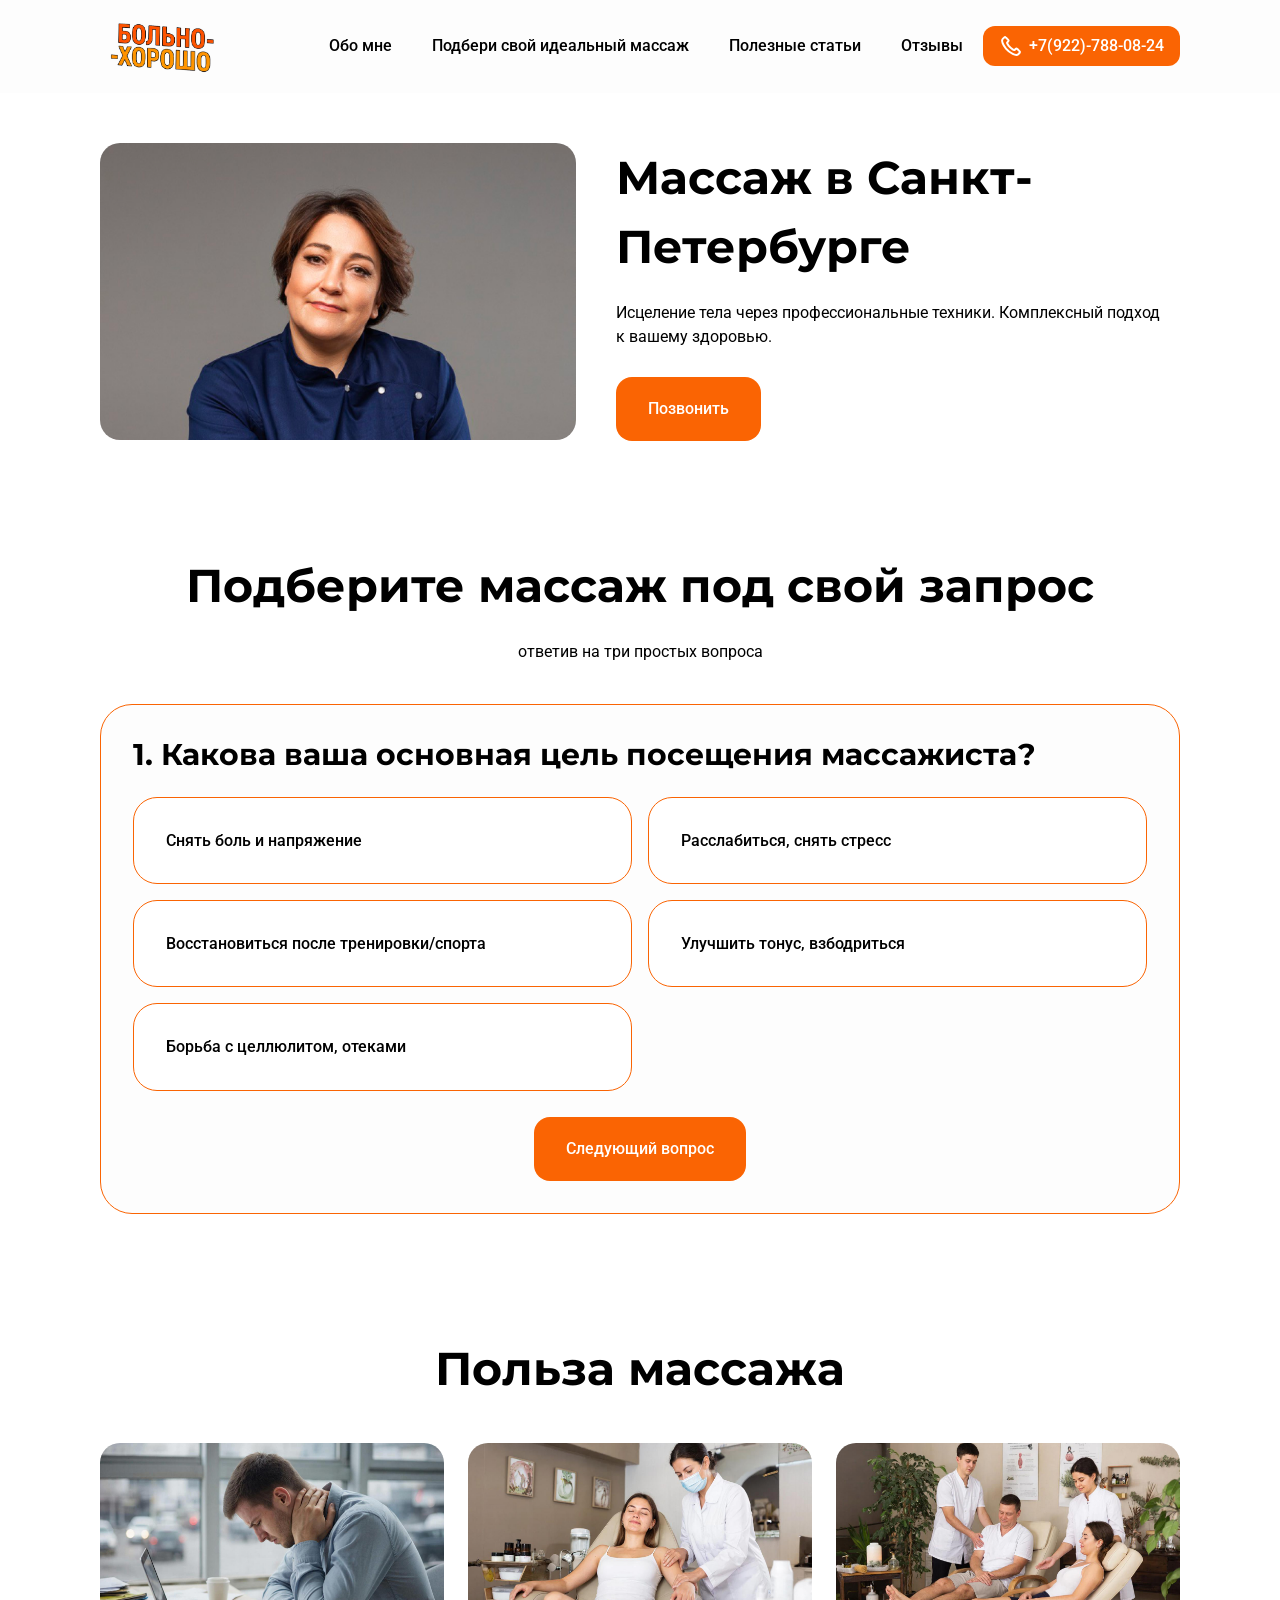
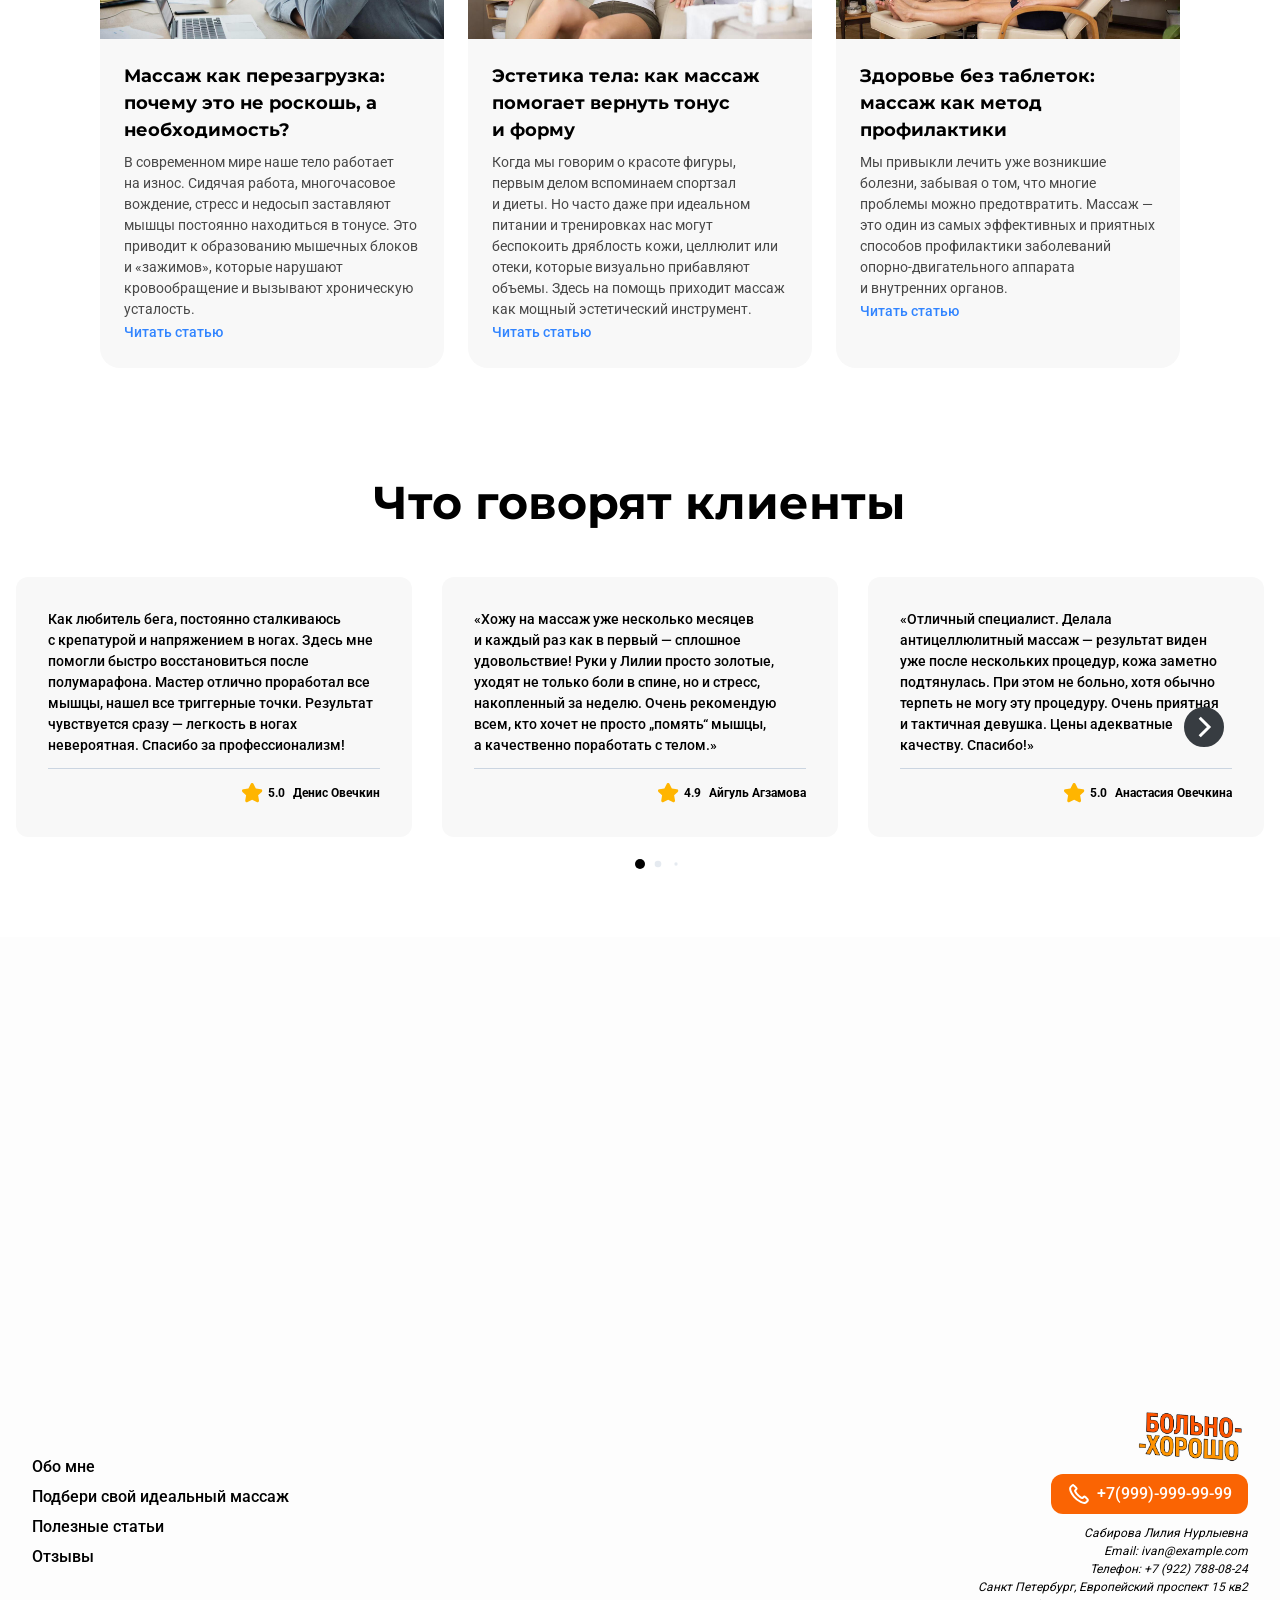
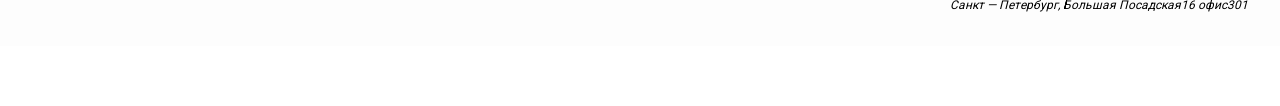
<file: index.html>
<!doctype html>
<html lang="ru">
  <head>
    <meta charset="UTF-8" />
    <meta name="viewport" content="width=device-width, initial-scale=1.0" />
    <script type="module" crossorigin src="./assets/main.D2f_HxO5.js"></script>
    <link rel="stylesheet" crossorigin href="./assets/main.D1eKKgwq.css">
  </head>
  <body>
    <header class="bg-[#FDFDFD]">
      <div
        class="main-wrapper flex items-center justify-between py-4 lg:py-5 js-header"
      >
        <picture class="w-fit">
          <img src="./images/Logo.webp" class="w-30" alt="logo" />
        </picture>
        <nav class="flex flex-row items-center justify-between gap-5">
          <div
            class="flex flex-col items-end gap-1.5 cursor-pointer lg:hidden js-nav"
          >
            <div
              class="w-8 h-0.5 bg-[#FA6403] transition-all delay-150 duration-300 ease-in-out"
            ></div>
            <div
              class="w-8 h-0.5 bg-[#FA6403] transition-all delay-150 duration-300 ease-in-out"
            ></div>
            <div
              class="w-8 h-0.5 bg-[#FA6403] transition-all delay-150 duration-300 ease-in-out"
            ></div>
          </div>
          <ul
            class="hidden fixed top-21 left-0 right-0 px-5 pt-5 pb-8 bg-[#FA6403] text-white shadow-lg font-another font-medium lg:p-0 lg:bg-transparent lg:text-black lg:shadow-none lg:static lg:flex gap-x-10 js-nav-menu"
          >
            <li class="border-b py-2 w-fit lg:border-none lg:p-0">
              <a href="./about.html">Обо мне</a>
            </li>
            <li class="border-b py-2 w-fit lg:border-none lg:p-0 js-menu-item">
              <a href="#quiz">Подбери свой идеальный массаж</a>
            </li>
            <li class="border-b py-2 w-fit lg:border-none lg:p-0">
              <a href="./articles.html">Полезные статьи</a>
            </li>
            <li class="border-b py-2 w-fit lg:border-none lg:p-0 js-menu-item">
              <a href="#views">Отзывы</a>
            </li>
          </ul>
          <a
            href="tel:+79227880824"
            class="button hidden text-white px-4 py-2 rounded-xl lg:flex w-fit items-center gap-1.5"
            ><svg
              width="24"
              height="24"
              viewBox="0 0 24 24"
              fill="none"
              xmlns="http://www.w3.org/2000/svg"
            >
              <path
                d="M20.6638 18.771C20.6638 18.771 19.5052 19.909 19.2212 20.2427C18.7587 20.7363 18.2137 20.9693 17.4992 20.9693C17.4305 20.9693 17.3573 20.9693 17.2886 20.9648C15.9284 20.8779 14.6644 20.3478 13.7164 19.8953C11.1243 18.643 8.84819 16.8652 6.95678 14.612C5.3951 12.7336 4.35093 10.9969 3.6594 9.13217C3.23349 7.99415 3.07778 7.1075 3.14647 6.27113C3.19227 5.7364 3.39835 5.29308 3.77847 4.91374L5.34015 3.35526C5.56455 3.14502 5.8027 3.03076 6.03626 3.03076C6.32478 3.03076 6.55835 3.20443 6.7049 3.35069C6.70948 3.35526 6.71406 3.35983 6.71864 3.3644C6.998 3.62491 7.26362 3.89456 7.54298 4.18249C7.68495 4.32874 7.8315 4.47499 7.97805 4.62581L9.22831 5.87351C9.71376 6.35797 9.71376 6.80586 9.22831 7.29032C9.0955 7.42286 8.96727 7.5554 8.83446 7.68337C8.44976 8.07642 8.75196 7.77483 8.35353 8.13132C8.34437 8.14046 8.33521 8.14503 8.33063 8.15417C7.93677 8.54722 8.01005 8.93113 8.09248 9.19164C8.09706 9.20535 8.10164 9.21906 8.10622 9.23277C8.43138 10.0189 8.88935 10.7593 9.58547 11.6413L9.59005 11.6459C10.854 13.1998 12.1867 14.411 13.6568 15.3387C13.8446 15.4576 14.0369 15.5536 14.2201 15.645C14.385 15.7272 14.5407 15.8049 14.6735 15.8872C14.6918 15.8963 14.7101 15.91 14.7285 15.9192C14.8842 15.9969 15.0307 16.0334 15.1819 16.0334C15.562 16.0334 15.8001 15.7958 15.878 15.7181L16.7757 14.8222C16.9314 14.6668 17.1787 14.4795 17.4672 14.4795C17.7511 14.4795 17.9847 14.6577 18.1267 14.8131C18.1312 14.8177 18.1312 14.8177 18.1358 14.8222L20.6592 17.3405C21.1309 17.8067 20.6638 18.771 20.6638 18.771Z"
                stroke="black"
                style="stroke: white; stroke-opacity: 1"
                stroke-width="2"
                stroke-linecap="round"
                stroke-linejoin="round"
              />
            </svg>
            <span class="font-another font-medium hidden xs:block"
              >+7(922)-788-08-24</span
            >
          </a>
        </nav>
      </div>
    </header>

    <main>
      <!-- banner -->
      <section>
        <div
          class="main-wrapper py-12.5 flex flex-col-reverse lg:gap-10 lg:flex-row-reverse justify-end items-center gap-16 xl:px-25"
        >
          <div class="flex flex-col gap-7">
            <div class="flex flex-col gap-3 text-center lg:text-left lg:gap-5">
              <h1 class="font-custom font-bold text-title-fz l">
                Массаж в&nbsp;Санкт-Петербурге
              </h1>
              <p class="font-another">
                Исцеление тела через профессиональные техники. Комплексный
                подход к&nbsp;вашему здоровью.
              </p>
            </div>
            <a
              href="tel:+79227880824"
              class="button mx-auto lg:ml-0 text-center"
              target="_blank"
              >Позвонить</a
            >
          </div>
          <picture
            ><img
              src="./images/banner.webp"
              class="rounded-[20px] w-full max-w-150 mx-auto"
              alt="Лилия Сабирова"
            />
          </picture>
        </div>
      </section>

      <!-- quiz -->
      <section id="quiz">
        <div class="main-wrapper py-10 xl:py-15 ]">
          <div class="flex flex-col gap-3 text-center lg:gap-5">
            <h1 class="font-custom font-bold text-title-fz">
              Подберите массаж под свой запрос
            </h1>
            <p class="font-another">ответив на&nbsp;три простых вопроса</p>
          </div>
          <div
            id="app"
            class="p-5 rounded-[20px] lg:rounded-4xl lg:p-8 mt-10 bg-[#FDFDFD] border border-[#FA6403]"
          >
            <div class="quiz-question-number"></div>
            <!-- 1 вопрос -->
            <div class="quiz-screen">
              <div class="quiz-question"></div>
              <div class="quiz-answers"></div>
            </div>
            <!-- 2 вопрос -->
            <div class="quiz-screen">
              <div class="quiz-question"></div>
              <div class="quiz-answers"></div>
            </div>
            <!-- 3 вопрос -->
            <div class="quiz-screen">
              <div class="quiz-question"></div>
              <div class="quiz-answers"></div>
            </div>
            <!-- финальный экран -->
            <div class="quiz-final-screen"></div>
            <div title="Выберете ответ">
              <button class="button text-white next-question-btn">
                Следующий вопрос
              </button>
            </div>
          </div>
        </div>
      </section>
      <!-- article -->
      <section>
        <div class="main-wrapper py-10 xl:py-15">
          <div class="flex flex-col gap-3 text-center lg:gap-5">
            <h1 class="font-custom font-bold text-title-fz">Польза массажа</h1>
          </div>
          <div class="flex flex-col gap-6 pt-10 lg:flex-row lg:items-stretch">
            <article
              class="rounded-[20px] overflow-hidden bg-[#F8F8F8] lg:flex-1"
            >
              <img
                src="./images/article1.jpg"
                class="w-full max-h-62.25"
                alt="боли в шейном отделе"
              />
              <div class="p-4 lg:p-6">
                <h2 class="font-custom text-[18px] font-semibold">
                  Массаж как перезагрузка: почему это не&nbsp;роскошь, а
                  необходимость?
                </h2>
                <p
                  class="font-another pt-2 text-[#484848] text-[14px] text-left"
                >
                  В&nbsp;современном мире наше тело работает на&nbsp;износ.
                  Сидячая работа, многочасовое вождение, стресс и&nbsp;недосып
                  заставляют мышцы постоянно находиться в&nbsp;тонусе. Это
                  приводит к образованию мышечных блоков
                  и&nbsp;&laquo;зажимов&raquo;, которые нарушают кровообращение
                  и&nbsp;вызывают хроническую усталость.
                </p>
                <a
                  href="./articles.html"
                  class="font-another text-[#3184FF] text-[14px] font-medium pt-3"
                  >Читать статью</a
                >
              </div>
            </article>
            <article
              class="rounded-[20px] overflow-hidden bg-[#F8F8F8] lg:flex-1"
            >
              <img src="./images/article2.jpg" class="w-full" alt="красота" />
              <div class="p-4 lg:p-6">
                <h2 class="font-custom text-[18px] font-semibold">
                  Эстетика тела: как массаж помогает вернуть тонус и&nbsp;форму
                </h2>
                <p class="font-another pt-2 text-[#484848] text-[14px]">
                  Когда мы&nbsp;говорим о&nbsp;красоте фигуры, первым делом
                  вспоминаем спортзал и&nbsp;диеты. Но&nbsp;часто даже при
                  идеальном питании и тренировках нас могут беспокоить дряблость
                  кожи, целлюлит или отеки, которые визуально прибавляют объемы.
                  Здесь на&nbsp;помощь приходит массаж как мощный эстетический
                  инструмент.
                </p>
                <a
                  href="./about.html"
                  class="font-another text-[#3184FF] text-[14px] font-medium pt-3"
                  >Читать статью</a
                >
              </div>
            </article>
            <article
              class="rounded-[20px] overflow-hidden bg-[#F8F8F8] lg:flex-1"
            >
              <img
                src="./images/article3.jpg"
                class="w-full"
                alt="профилактика"
              />
              <div class="p-4 lg:p-6">
                <h2 class="font-custom text-[18px] font-semibold">
                  Здоровье без таблеток: массаж как метод профилактики
                </h2>
                <p class="font-another pt-2 text-[#484848] text-[14px]">
                  Мы&nbsp;привыкли лечить уже возникшие болезни, забывая
                  о&nbsp;том, что многие проблемы можно предотвратить.
                  Массаж&nbsp;&mdash; это один из самых эффективных
                  и&nbsp;приятных способов профилактики заболеваний
                  опорно-двигательного аппарата и&nbsp;внутренних органов.
                </p>
                <a
                  href="./articles.html"
                  class="font-another text-[#3184FF] text-[14px] font-medium pt-3 pb-1"
                  >Читать статью</a
                >
              </div>
            </article>
          </div>
        </div>
      </section>
      <!-- views -->
      <section id="views">
        <div class="relative py-10 lg:py15 px-4">
          <div class="flex flex-col gap-3 text-center lg:gap-5 pb-10">
            <h1 class="font-custom font-bold text-title-fz l">
              Что говорят клиенты
            </h1>
          </div>
          <div class="swiper">
            <!-- Additional required wrapper -->
            <div class="swiper-wrapper">
              <!-- Slides -->
              <div class="swiper-slide">
                <div class="w-full rounded-xl bg-[#F8F8F8] p-8">
                  <p
                    class="font-another text-[14px] font-medium pb-3 border-b border-[#cbd5e1]"
                  >
                    Как любитель бега, постоянно сталкиваюсь с&nbsp;крепатурой и
                    напряжением в&nbsp;ногах. Здесь мне помогли быстро
                    восстановиться после полумарафона. Мастер отлично проработал
                    все мышцы, нашел все триггерные точки. Результат чувствуется
                    сразу &mdash; легкость в&nbsp;ногах невероятная. Спасибо
                    за&nbsp;профессионализм!
                  </p>
                  <div
                    class="flex items-center justify-end gap-2 font-another text-[12px] font-semibold pt-3"
                  >
                    <div class="flex items-center gap-1">
                      <svg
                        width="24"
                        height="24"
                        viewBox="0 0 24 24"
                        fill="none"
                        xmlns="http://www.w3.org/2000/svg"
                      >
                        <path
                          d="M7.57619 21.0032C7.31143 21.1414 7.01325 21.2026 6.71545 21.18C6.41765 21.1574 6.13215 21.0518 5.8913 20.8752C5.65046 20.6986 5.46392 20.458 5.35282 20.1808C5.24171 19.9036 5.2105 19.6007 5.26272 19.3067L6.12481 14.3654L2.4953 10.8872C2.27788 10.6799 2.1233 10.4155 2.04928 10.1243C1.97526 9.83312 1.98479 9.52699 2.07678 9.24099C2.16878 8.95499 2.33951 8.70071 2.56941 8.5073C2.7993 8.3139 3.07905 8.18919 3.37657 8.14749L8.4159 7.42713L10.691 2.88864C10.8232 2.62181 11.0274 2.39722 11.2805 2.24021C11.5335 2.0832 11.8254 2 12.1232 2C12.421 2 12.7129 2.0832 12.9659 2.24021C13.219 2.39722 13.4232 2.62181 13.5554 2.88864L15.8305 7.42713L20.8698 8.14749C21.1674 8.18919 21.4471 8.3139 21.677 8.5073C21.9069 8.70071 22.0776 8.95499 22.1696 9.24099C22.2616 9.52699 22.2711 9.83312 22.1971 10.1243C22.1231 10.4155 21.9685 10.6799 21.7511 10.8872L18.1216 14.3654L18.9837 19.3078C19.0359 19.6018 19.0047 19.9046 18.8936 20.1818C18.7825 20.4591 18.5959 20.6996 18.3551 20.8762C18.1143 21.0528 17.8287 21.1584 17.5309 21.1811C17.2331 21.2037 16.935 21.1424 16.6702 21.0042L12.1232 18.6545L7.57619 21.0032Z"
                          fill="#FFB905"
                          style="
                            fill: #ffb905;
                            fill: color(display-p3 1 0.7256 0.0199);
                            fill-opacity: 1;
                          "
                        />
                      </svg>
                      <span>5.0</span>
                    </div>
                    <p>Денис Овечкин</p>
                  </div>
                </div>
              </div>
              <div class="swiper-slide">
                <div class="w-full rounded-xl bg-[#F8F8F8] p-8">
                  <p
                    class="font-another text-[14px] font-medium pb-3 border-b border-[#cbd5e1]"
                  >
                    &laquo;Хожу на&nbsp;массаж уже несколько месяцев
                    и&nbsp;каждый раз как в первый&nbsp;&mdash; сплошное
                    удовольствие! Руки у&nbsp;Лилии просто золотые, уходят
                    не&nbsp;только боли в&nbsp;спине, но&nbsp;и&nbsp;стресс,
                    накопленный за неделю. Очень рекомендую всем, кто хочет
                    не&nbsp;просто &bdquo;помять&ldquo; мышцы,
                    а&nbsp;качественно поработать с&nbsp;телом.&raquo;
                  </p>
                  <div
                    class="flex items-center justify-end gap-2 font-another text-[12px] font-semibold pt-3"
                  >
                    <div class="flex items-center gap-1">
                      <svg
                        width="24"
                        height="24"
                        viewBox="0 0 24 24"
                        fill="none"
                        xmlns="http://www.w3.org/2000/svg"
                      >
                        <path
                          d="M7.57619 21.0032C7.31143 21.1414 7.01325 21.2026 6.71545 21.18C6.41765 21.1574 6.13215 21.0518 5.8913 20.8752C5.65046 20.6986 5.46392 20.458 5.35282 20.1808C5.24171 19.9036 5.2105 19.6007 5.26272 19.3067L6.12481 14.3654L2.4953 10.8872C2.27788 10.6799 2.1233 10.4155 2.04928 10.1243C1.97526 9.83312 1.98479 9.52699 2.07678 9.24099C2.16878 8.95499 2.33951 8.70071 2.56941 8.5073C2.7993 8.3139 3.07905 8.18919 3.37657 8.14749L8.4159 7.42713L10.691 2.88864C10.8232 2.62181 11.0274 2.39722 11.2805 2.24021C11.5335 2.0832 11.8254 2 12.1232 2C12.421 2 12.7129 2.0832 12.9659 2.24021C13.219 2.39722 13.4232 2.62181 13.5554 2.88864L15.8305 7.42713L20.8698 8.14749C21.1674 8.18919 21.4471 8.3139 21.677 8.5073C21.9069 8.70071 22.0776 8.95499 22.1696 9.24099C22.2616 9.52699 22.2711 9.83312 22.1971 10.1243C22.1231 10.4155 21.9685 10.6799 21.7511 10.8872L18.1216 14.3654L18.9837 19.3078C19.0359 19.6018 19.0047 19.9046 18.8936 20.1818C18.7825 20.4591 18.5959 20.6996 18.3551 20.8762C18.1143 21.0528 17.8287 21.1584 17.5309 21.1811C17.2331 21.2037 16.935 21.1424 16.6702 21.0042L12.1232 18.6545L7.57619 21.0032Z"
                          fill="#FFB905"
                          style="
                            fill: #ffb905;
                            fill: color(display-p3 1 0.7256 0.0199);
                            fill-opacity: 1;
                          "
                        />
                      </svg>
                      <span>4.9</span>
                    </div>
                    <p>Айгуль Агзамова</p>
                  </div>
                </div>
              </div>
              <div class="swiper-slide">
                <div class="w-full rounded-xl bg-[#F8F8F8] p-8">
                  <p
                    class="font-another text-[14px] font-medium pb-3 border-b border-[#cbd5e1]"
                  >
                    &laquo;Отличный специалист. Делала антицеллюлитный массаж
                    &mdash; результат виден уже после нескольких процедур, кожа
                    заметно подтянулась. При этом не&nbsp;больно, хотя обычно
                    терпеть не&nbsp;могу эту процедуру. Очень приятная
                    и&nbsp;тактичная девушка. Цены адекватные качеству.
                    Спасибо!&raquo;
                  </p>
                  <div
                    class="flex items-center justify-end gap-2 font-another text-[12px] font-semibold pt-3"
                  >
                    <div class="flex items-center gap-1">
                      <svg
                        width="24"
                        height="24"
                        viewBox="0 0 24 24"
                        fill="none"
                        xmlns="http://www.w3.org/2000/svg"
                      >
                        <path
                          d="M7.57619 21.0032C7.31143 21.1414 7.01325 21.2026 6.71545 21.18C6.41765 21.1574 6.13215 21.0518 5.8913 20.8752C5.65046 20.6986 5.46392 20.458 5.35282 20.1808C5.24171 19.9036 5.2105 19.6007 5.26272 19.3067L6.12481 14.3654L2.4953 10.8872C2.27788 10.6799 2.1233 10.4155 2.04928 10.1243C1.97526 9.83312 1.98479 9.52699 2.07678 9.24099C2.16878 8.95499 2.33951 8.70071 2.56941 8.5073C2.7993 8.3139 3.07905 8.18919 3.37657 8.14749L8.4159 7.42713L10.691 2.88864C10.8232 2.62181 11.0274 2.39722 11.2805 2.24021C11.5335 2.0832 11.8254 2 12.1232 2C12.421 2 12.7129 2.0832 12.9659 2.24021C13.219 2.39722 13.4232 2.62181 13.5554 2.88864L15.8305 7.42713L20.8698 8.14749C21.1674 8.18919 21.4471 8.3139 21.677 8.5073C21.9069 8.70071 22.0776 8.95499 22.1696 9.24099C22.2616 9.52699 22.2711 9.83312 22.1971 10.1243C22.1231 10.4155 21.9685 10.6799 21.7511 10.8872L18.1216 14.3654L18.9837 19.3078C19.0359 19.6018 19.0047 19.9046 18.8936 20.1818C18.7825 20.4591 18.5959 20.6996 18.3551 20.8762C18.1143 21.0528 17.8287 21.1584 17.5309 21.1811C17.2331 21.2037 16.935 21.1424 16.6702 21.0042L12.1232 18.6545L7.57619 21.0032Z"
                          fill="#FFB905"
                          style="
                            fill: #ffb905;
                            fill: color(display-p3 1 0.7256 0.0199);
                            fill-opacity: 1;
                          "
                        />
                      </svg>
                      <span>5.0</span>
                    </div>
                    <p>Анастасия Овечкина</p>
                  </div>
                </div>
              </div>
              <div class="swiper-slide">
                <div class="w-full rounded-xl bg-[#F8F8F8] p-8">
                  <p
                    class="font-another text-[14px] font-medium pb-3 border-b border-[#cbd5e1]"
                  >
                    &laquo;Ходил с&nbsp;сильным зажимом в&nbsp;шее, думал, уже
                    не&nbsp;пройдет. Лилия просто волшебник! После первого
                    сеанса стало значительно легче, а&nbsp;к&nbsp;третьему
                    проблема ушла полностью. Очень чуткие руки, чувствуется
                    большой опыт и&nbsp;профессионализм. Обязательно приду еще
                    на&nbsp;профилактику.&raquo;
                  </p>
                  <div
                    class="flex items-center justify-end gap-2 font-another text-[12px] font-semibold pt-3"
                  >
                    <div class="flex items-center gap-1">
                      <svg
                        width="24"
                        height="24"
                        viewBox="0 0 24 24"
                        fill="none"
                        xmlns="http://www.w3.org/2000/svg"
                      >
                        <path
                          d="M7.57619 21.0032C7.31143 21.1414 7.01325 21.2026 6.71545 21.18C6.41765 21.1574 6.13215 21.0518 5.8913 20.8752C5.65046 20.6986 5.46392 20.458 5.35282 20.1808C5.24171 19.9036 5.2105 19.6007 5.26272 19.3067L6.12481 14.3654L2.4953 10.8872C2.27788 10.6799 2.1233 10.4155 2.04928 10.1243C1.97526 9.83312 1.98479 9.52699 2.07678 9.24099C2.16878 8.95499 2.33951 8.70071 2.56941 8.5073C2.7993 8.3139 3.07905 8.18919 3.37657 8.14749L8.4159 7.42713L10.691 2.88864C10.8232 2.62181 11.0274 2.39722 11.2805 2.24021C11.5335 2.0832 11.8254 2 12.1232 2C12.421 2 12.7129 2.0832 12.9659 2.24021C13.219 2.39722 13.4232 2.62181 13.5554 2.88864L15.8305 7.42713L20.8698 8.14749C21.1674 8.18919 21.4471 8.3139 21.677 8.5073C21.9069 8.70071 22.0776 8.95499 22.1696 9.24099C22.2616 9.52699 22.2711 9.83312 22.1971 10.1243C22.1231 10.4155 21.9685 10.6799 21.7511 10.8872L18.1216 14.3654L18.9837 19.3078C19.0359 19.6018 19.0047 19.9046 18.8936 20.1818C18.7825 20.4591 18.5959 20.6996 18.3551 20.8762C18.1143 21.0528 17.8287 21.1584 17.5309 21.1811C17.2331 21.2037 16.935 21.1424 16.6702 21.0042L12.1232 18.6545L7.57619 21.0032Z"
                          fill="#FFB905"
                          style="
                            fill: #ffb905;
                            fill: color(display-p3 1 0.7256 0.0199);
                            fill-opacity: 1;
                          "
                        />
                      </svg>
                      <span>5.0</span>
                    </div>
                    <p>Борис Ихтонов</p>
                  </div>
                </div>
              </div>
              <div class="swiper-slide">
                <div class="w-full rounded-xl bg-[#F8F8F8] p-8">
                  <p
                    class="font-another text-[14px] font-medium pb-3 border-b border-[#cbd5e1]"
                  >
                    &laquo;Искала идеального массажиста несколько лет
                    и&nbsp;наконец-то нашла! Очень тактичная и&nbsp;приятная
                    женщина, сразу понимает, какие зоны требуют внимания без
                    лишних слов. После сеанса чувствуешь не&nbsp;разбитость,
                    а&nbsp;невероятную легкость и&nbsp;прилив энергии. Спасибо
                    за&nbsp;ваш труд!&raquo;
                  </p>
                  <div
                    class="flex items-center justify-end gap-2 font-another text-[12px] font-semibold pt-3"
                  >
                    <div class="flex items-center gap-1">
                      <svg
                        width="24"
                        height="24"
                        viewBox="0 0 24 24"
                        fill="none"
                        xmlns="http://www.w3.org/2000/svg"
                      >
                        <path
                          d="M7.57619 21.0032C7.31143 21.1414 7.01325 21.2026 6.71545 21.18C6.41765 21.1574 6.13215 21.0518 5.8913 20.8752C5.65046 20.6986 5.46392 20.458 5.35282 20.1808C5.24171 19.9036 5.2105 19.6007 5.26272 19.3067L6.12481 14.3654L2.4953 10.8872C2.27788 10.6799 2.1233 10.4155 2.04928 10.1243C1.97526 9.83312 1.98479 9.52699 2.07678 9.24099C2.16878 8.95499 2.33951 8.70071 2.56941 8.5073C2.7993 8.3139 3.07905 8.18919 3.37657 8.14749L8.4159 7.42713L10.691 2.88864C10.8232 2.62181 11.0274 2.39722 11.2805 2.24021C11.5335 2.0832 11.8254 2 12.1232 2C12.421 2 12.7129 2.0832 12.9659 2.24021C13.219 2.39722 13.4232 2.62181 13.5554 2.88864L15.8305 7.42713L20.8698 8.14749C21.1674 8.18919 21.4471 8.3139 21.677 8.5073C21.9069 8.70071 22.0776 8.95499 22.1696 9.24099C22.2616 9.52699 22.2711 9.83312 22.1971 10.1243C22.1231 10.4155 21.9685 10.6799 21.7511 10.8872L18.1216 14.3654L18.9837 19.3078C19.0359 19.6018 19.0047 19.9046 18.8936 20.1818C18.7825 20.4591 18.5959 20.6996 18.3551 20.8762C18.1143 21.0528 17.8287 21.1584 17.5309 21.1811C17.2331 21.2037 16.935 21.1424 16.6702 21.0042L12.1232 18.6545L7.57619 21.0032Z"
                          fill="#FFB905"
                          style="
                            fill: #ffb905;
                            fill: color(display-p3 1 0.7256 0.0199);
                            fill-opacity: 1;
                          "
                        />
                      </svg>
                      <span>4.9</span>
                    </div>
                    <p>Светлана Ивановна</p>
                  </div>
                </div>
              </div>
            </div>

            <!-- If we need navigation buttons -->
            <div
              class="s-button-prev hidden lg:block absolute z-10 top-1/2 left-10 w-10 h-10"
            >
              <img src="./images/arr-left.svg" alt="кнопка влево" />
            </div>
            <div
              class="s-button-next hidden lg:block absolute z-10 top-1/2 right-10 w-10 h-10"
            >
              <img src="./images/arr-right.svg" alt="кнопка вправо" />
            </div>
          </div>
          <!-- If we need pagination -->
          <div class="swiper-pagination mt-2.5"></div>
        </div>
      </section>
    </main>
    <!-- footer -->
    <footer>
      <div class="my-10 lg:my-15">
        <div class="bg-[#FDFDFD]">
          <div class="main-wrapper p-5 lg:p-8">
            <div id="map" class="h-100">
              <script
                type="text/javascript"
                charset="utf-8"
                async
                src="https://api-maps.yandex.ru/services/constructor/1.0/js/?um=constructor%3A88378aa29688fab71b5b0338f00883dda2e7c5f386370091024368bd57eaadfa&amp;width=100%&amp;height=360&amp;lang=ru_RU&amp;scroll=true"
              ></script>
            </div>
            <div class="flex items-center gap-1 justify-between pt-10">
              <nav>
                <ul
                  class="font-another font-medium lg:flex gap-x-10 flex-col gap-1.5"
                >
                  <li><a href="./about.html">Обо мне</a></li>
                  <li><a href="#quiz">Подбери свой идеальный массаж</a></li>
                  <li><a href="./articles.html">Полезные статьи</a></li>
                  <li><a href="#views">Отзывы</a></li>
                </ul>
              </nav>
              <div class="flex flex-col gap-3 items-end">
                <picture class="w-fit">
                  <img src="./images/Logo.webp" class="w-30" alt="logo" />
                </picture>
                <div class="flex flex-col items-end">
                  <a
                    href="tel:+79196336333"
                    class="px-4 py-2 bg-[#FA6403] rounded-xl flex items-center gap-1.5 hover:opacity-90 transition-all w-fit"
                    ><svg
                      width="24"
                      height="24"
                      viewBox="0 0 24 24"
                      fill="none"
                      xmlns="http://www.w3.org/2000/svg"
                    >
                      <path
                        d="M20.6638 18.771C20.6638 18.771 19.5052 19.909 19.2212 20.2427C18.7587 20.7363 18.2137 20.9693 17.4992 20.9693C17.4305 20.9693 17.3573 20.9693 17.2886 20.9648C15.9284 20.8779 14.6644 20.3478 13.7164 19.8953C11.1243 18.643 8.84819 16.8652 6.95678 14.612C5.3951 12.7336 4.35093 10.9969 3.6594 9.13217C3.23349 7.99415 3.07778 7.1075 3.14647 6.27113C3.19227 5.7364 3.39835 5.29308 3.77847 4.91374L5.34015 3.35526C5.56455 3.14502 5.8027 3.03076 6.03626 3.03076C6.32478 3.03076 6.55835 3.20443 6.7049 3.35069C6.70948 3.35526 6.71406 3.35983 6.71864 3.3644C6.998 3.62491 7.26362 3.89456 7.54298 4.18249C7.68495 4.32874 7.8315 4.47499 7.97805 4.62581L9.22831 5.87351C9.71376 6.35797 9.71376 6.80586 9.22831 7.29032C9.0955 7.42286 8.96727 7.5554 8.83446 7.68337C8.44976 8.07642 8.75196 7.77483 8.35353 8.13132C8.34437 8.14046 8.33521 8.14503 8.33063 8.15417C7.93677 8.54722 8.01005 8.93113 8.09248 9.19164C8.09706 9.20535 8.10164 9.21906 8.10622 9.23277C8.43138 10.0189 8.88935 10.7593 9.58547 11.6413L9.59005 11.6459C10.854 13.1998 12.1867 14.411 13.6568 15.3387C13.8446 15.4576 14.0369 15.5536 14.2201 15.645C14.385 15.7272 14.5407 15.8049 14.6735 15.8872C14.6918 15.8963 14.7101 15.91 14.7285 15.9192C14.8842 15.9969 15.0307 16.0334 15.1819 16.0334C15.562 16.0334 15.8001 15.7958 15.878 15.7181L16.7757 14.8222C16.9314 14.6668 17.1787 14.4795 17.4672 14.4795C17.7511 14.4795 17.9847 14.6577 18.1267 14.8131C18.1312 14.8177 18.1312 14.8177 18.1358 14.8222L20.6592 17.3405C21.1309 17.8067 20.6638 18.771 20.6638 18.771Z"
                        stroke="black"
                        style="stroke: white; stroke-opacity: 1"
                        stroke-width="2"
                        stroke-linecap="round"
                        stroke-linejoin="round"
                      />
                    </svg>
                    <span
                      class="font-another text-white font-medium hidden xs:block"
                      >+7(999)-999-99-99</span
                    >
                  </a>
                  <address
                    class="font-another pt-2.5 text-end text-[12px] font-regular"
                  >
                    Сабирова Лилия Нурлыевна<br />
                    Email:
                    <a href="mailto:ivan@example.com">ivan@example.com</a>
                    <br />
                    Телефон:
                    <a href="tel:+79227880824">+7 (922) 788-08-24</a> <br />
                    Санкт Петербург, Европейский проспект 15&nbsp;кв2 <br />
                    Санкт&nbsp;&mdash; Петербург, Большая Посадская16 офис301
                  </address>
                </div>
              </div>
            </div>
          </div>
        </div>
      </div>
    </footer>
  </body>
</html>
</file>
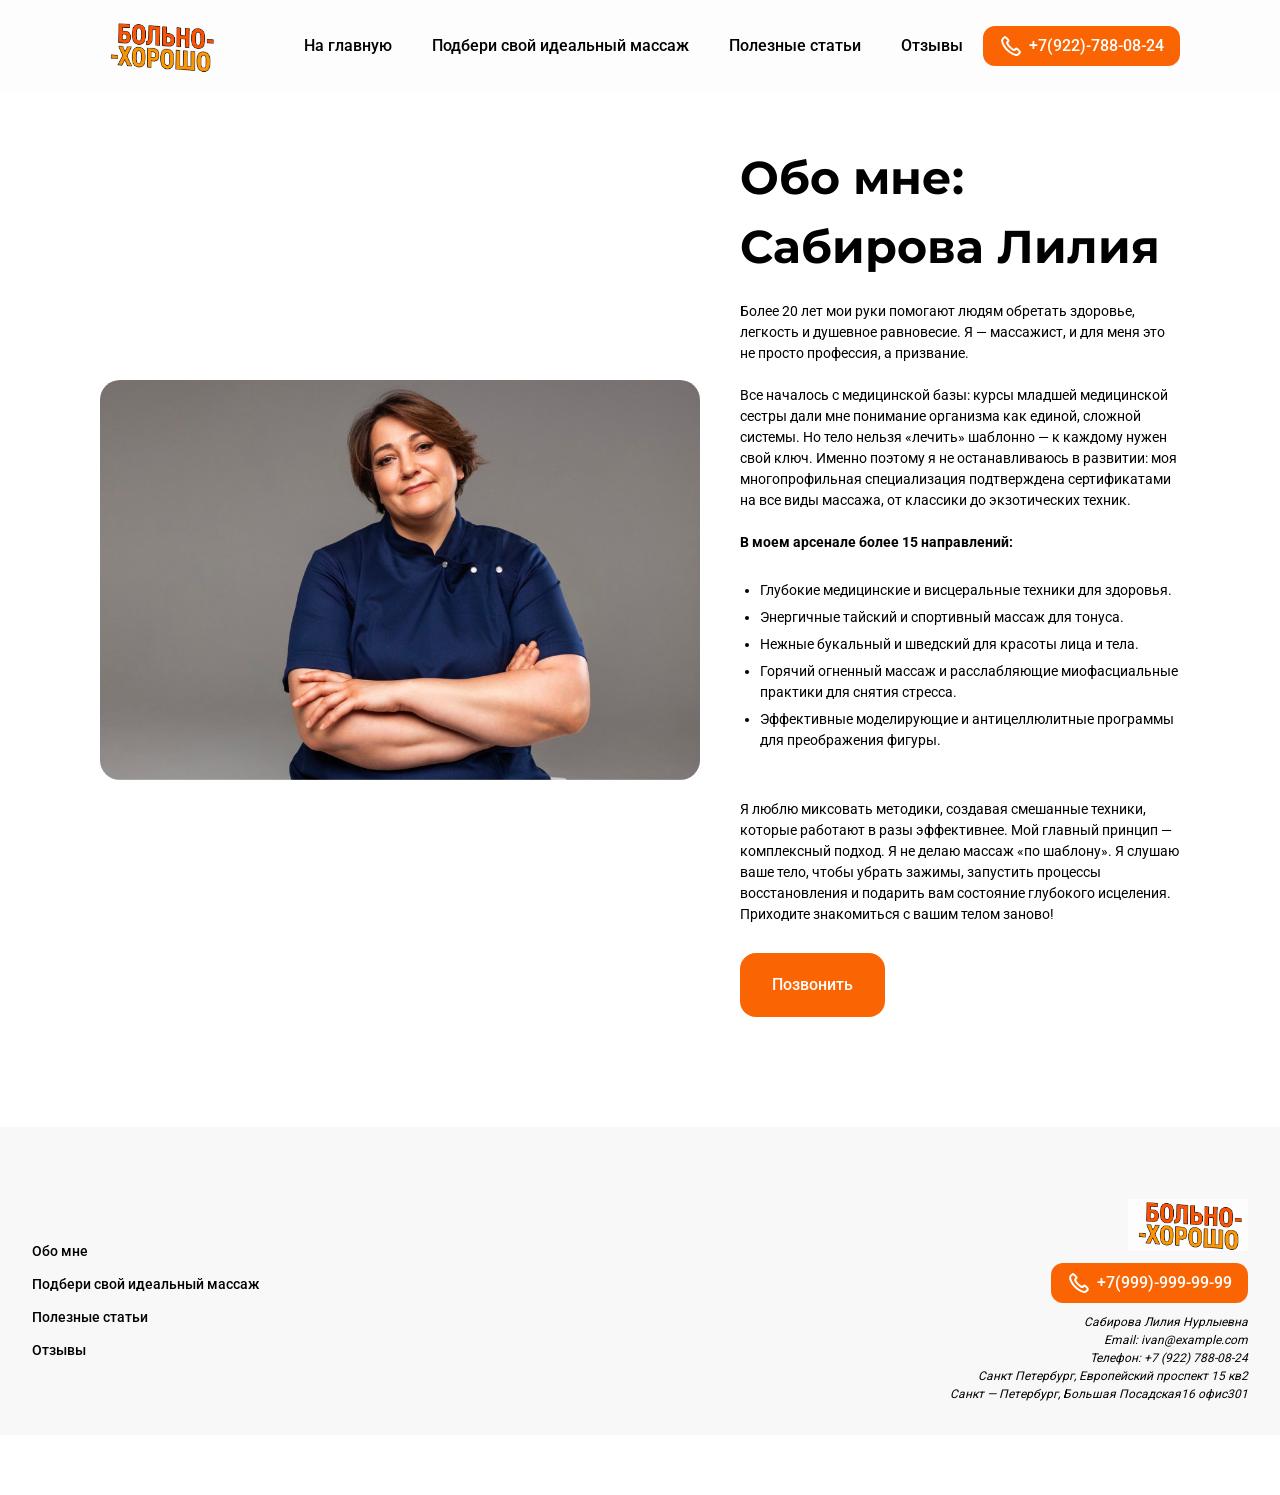
<file: about.html>
<!doctype html>
<html lang="ru">
  <head>
    <meta charset="UTF-8" />
    <meta name="viewport" content="width=device-width, initial-scale=1.0" />
    <script type="module" crossorigin src="./assets/main.D2f_HxO5.js"></script>
    <link rel="stylesheet" crossorigin href="./assets/main.D1eKKgwq.css">
  </head>
  <body>
    <header class="bg-[#FDFDFD]">
      <div
        class="main-wrapper flex items-center justify-between py-4 lg:py-5 js-header"
      >
        <a href="./index.html">
          <picture class="w-fit">
            <img src="./images/Logo.webp" class="w-30" alt="logo" />
          </picture>
        </a>
        <nav class="flex flex-row items-center justify-between gap-5">
          <div
            class="flex flex-col items-end gap-1.5 cursor-pointer lg:hidden js-nav"
          >
            <div
              class="w-8 h-0.5 bg-[#FA6403] transition-all delay-150 duration-300 ease-in-out"
            ></div>
            <div
              class="w-8 h-0.5 bg-[#FA6403] transition-all delay-150 duration-300 ease-in-out"
            ></div>
            <div
              class="w-8 h-0.5 bg-[#FA6403] transition-all delay-150 duration-300 ease-in-out"
            ></div>
          </div>
          <ul
            class="hidden fixed top-[84px] left-0 right-0 px-5 pt-5 pb-8 bg-[#FA6403] text-white shadow-lg font-another font-medium lg:p-0 lg:bg-transparent lg:text-black lg:shadow-none lg:static lg:flex gap-x-10 js-nav-menu"
          >
            <li class="border-b py-2 w-fit lg:border-none lg:p-0">
              <a href="./index.html">На&nbsp;главную</a>
            </li>
            <li class="border-b py-2 w-fit lg:border-none lg:p-0 js-menu-item">
              <a href="./index.html#quiz">Подбери свой идеальный массаж</a>
            </li>
            <li class="border-b py-2 w-fit lg:border-none lg:p-0">
              <a href="./articles.html">Полезные статьи</a>
            </li>
            <li class="border-b py-2 w-fit lg:border-none lg:p-0 js-menu-item">
              <a href="./index.html#views">Отзывы</a>
            </li>
          </ul>
          <a
            href="tel:+79227880824"
            class="button hidden text-white px-4 py-2 rounded-xl lg:flex w-fit items-center gap-1.5"
            ><svg
              width="24"
              height="24"
              viewBox="0 0 24 24"
              fill="none"
              xmlns="http://www.w3.org/2000/svg"
            >
              <path
                d="M20.6638 18.771C20.6638 18.771 19.5052 19.909 19.2212 20.2427C18.7587 20.7363 18.2137 20.9693 17.4992 20.9693C17.4305 20.9693 17.3573 20.9693 17.2886 20.9648C15.9284 20.8779 14.6644 20.3478 13.7164 19.8953C11.1243 18.643 8.84819 16.8652 6.95678 14.612C5.3951 12.7336 4.35093 10.9969 3.6594 9.13217C3.23349 7.99415 3.07778 7.1075 3.14647 6.27113C3.19227 5.7364 3.39835 5.29308 3.77847 4.91374L5.34015 3.35526C5.56455 3.14502 5.8027 3.03076 6.03626 3.03076C6.32478 3.03076 6.55835 3.20443 6.7049 3.35069C6.70948 3.35526 6.71406 3.35983 6.71864 3.3644C6.998 3.62491 7.26362 3.89456 7.54298 4.18249C7.68495 4.32874 7.8315 4.47499 7.97805 4.62581L9.22831 5.87351C9.71376 6.35797 9.71376 6.80586 9.22831 7.29032C9.0955 7.42286 8.96727 7.5554 8.83446 7.68337C8.44976 8.07642 8.75196 7.77483 8.35353 8.13132C8.34437 8.14046 8.33521 8.14503 8.33063 8.15417C7.93677 8.54722 8.01005 8.93113 8.09248 9.19164C8.09706 9.20535 8.10164 9.21906 8.10622 9.23277C8.43138 10.0189 8.88935 10.7593 9.58547 11.6413L9.59005 11.6459C10.854 13.1998 12.1867 14.411 13.6568 15.3387C13.8446 15.4576 14.0369 15.5536 14.2201 15.645C14.385 15.7272 14.5407 15.8049 14.6735 15.8872C14.6918 15.8963 14.7101 15.91 14.7285 15.9192C14.8842 15.9969 15.0307 16.0334 15.1819 16.0334C15.562 16.0334 15.8001 15.7958 15.878 15.7181L16.7757 14.8222C16.9314 14.6668 17.1787 14.4795 17.4672 14.4795C17.7511 14.4795 17.9847 14.6577 18.1267 14.8131C18.1312 14.8177 18.1312 14.8177 18.1358 14.8222L20.6592 17.3405C21.1309 17.8067 20.6638 18.771 20.6638 18.771Z"
                stroke="black"
                style="stroke: white; stroke-opacity: 1"
                stroke-width="2"
                stroke-linecap="round"
                stroke-linejoin="round"
              />
            </svg>
            <span class="font-another font-medium hidden xs:block"
              >+7(922)-788-08-24</span
            >
          </a>
        </nav>
      </div>
    </header>

    <main>
      <!-- banner -->
      <section>
        <div
          class="main-wrapper py-12.5 flex flex-col-reverse lg:gap-10 lg:flex-row-reverse justify-end items-center gap-16 xl:px-25"
        >
          <div class="flex flex-col gap-7">
            <div class="flex flex-col gap-3 text-center lg:text-left lg:gap-5">
              <h1 class="font-custom font-bold text-title-fz l">
                Обо мне: Сабирова Лилия
              </h1>
              <div class="font-another text-[14px]">
                Более 20&nbsp;лет мои руки помогают людям обретать здоровье,
                легкость и&nbsp;душевное равновесие. Я&nbsp;&mdash; массажист,
                и&nbsp;для меня это не&nbsp;просто профессия, а&nbsp;призвание.
                <br /><br />
                Все началось с&nbsp;медицинской базы: курсы младшей медицинской
                сестры дали мне понимание организма как единой, сложной системы.
                Но&nbsp;тело нельзя &laquo;лечить&raquo; шаблонно &mdash;
                к&nbsp;каждому нужен свой ключ. Именно поэтому
                я&nbsp;не&nbsp;останавливаюсь в&nbsp;развитии: моя
                многопрофильная специализация подтверждена сертификатами
                на&nbsp;все виды массажа, от&nbsp;классики до&nbsp;экзотических
                техник. <br /><br />
                <strong>В&nbsp;моем арсенале более 15&nbsp;направлений:</strong>
                <br /><br />

                <ul class="pl-5 text-left">
                  <li class="my-1.5 list-disc">
                    Глубокие медицинские и&nbsp;висцеральные техники для
                    здоровья.
                  </li>
                  <li class="my-1.5 list-disc">
                    Энергичные тайский и&nbsp;спортивный массаж для тонуса.
                  </li>
                  <li class="my-1.5 list-disc">
                    Нежные букальный и&nbsp;шведский для красоты лица
                    и&nbsp;тела.
                  </li>
                  <li class="my-1.5 list-disc">
                    Горячий огненный массаж и&nbsp;расслабляющие миофасциальные
                    практики для снятия стресса.
                  </li>
                  <li class="my-1.5 list-disc">
                    Эффективные моделирующие и&nbsp;антицеллюлитные программы
                    для преображения фигуры.
                  </li>
                </ul>
                <br /><br />
                Я&nbsp;люблю миксовать методики, создавая смешанные техники,
                которые работают в&nbsp;разы эффективнее. Мой главный
                принцип&nbsp;&mdash; комплексный подход. Я&nbsp;не&nbsp;делаю
                массаж &laquo;по&nbsp;шаблону&raquo;. Я&nbsp;слушаю ваше тело,
                чтобы убрать зажимы, запустить процессы восстановления и
                подарить вам состояние глубокого исцеления. Приходите
                знакомиться с&nbsp;вашим телом заново!
              </div>
            </div>
            <button class="button mx-auto lg:ml-0">Позвонить</button>
          </div>
          <picture
            ><img
              src="./images/about-me.webp"
              class="rounded-[20px] w-full max-w-150 mx-auto lg:min-w-150"
              alt=""
            />
          </picture>
        </div>
      </section>
    </main>
    <!-- footer -->
    <footer>
      <div class="my-10 lg:my-15">
        <div class="bg-[#f8f8f8]">
          <div class="main-wrapper bg-[#f8f8f8] p-5 lg:p-8">
            <div id="map">
              <script
                type="text/javascript"
                charset="utf-8"
                async
                src="https://api-maps.yandex.ru/services/constructor/1.0/js/?um=constructor%3A88378aa29688fab71b5b0338f00883dda2e7c5f386370091024368bd57eaadfa&amp;width=100%&amp;height=360&amp;lang=ru_RU&amp;scroll=true"
              ></script>
            </div>
            <div class="flex items-center gap-1 justify-between pt-10">
              <nav>
                <ul
                  class="font-another font-medium flex flex-col gap-y-3 text-[14px]"
                >
                  <li class="w-fit"><a href="#">Обо мне</a></li>
                  <li class="w-fit">
                    <a href="./index.html#quiz"
                      >Подбери свой идеальный массаж</a
                    >
                  </li>
                  <li class="w-fit">
                    <a href="./articles.html">Полезные статьи</a>
                  </li>
                  <li class="w-fit">
                    <a href="./index.html#views">Отзывы</a>
                  </li>
                </ul>
              </nav>
              <div class="flex flex-col gap-3 items-end">
                <picture class="w-fit">
                  <img src="./images/Logo.webp" class="w-30" alt="логотип" />
                </picture>
                <div class="flex flex-col items-end">
                  <a
                    href="tel:+79196336333"
                    class="px-4 py-2 bg-[#FA6403] rounded-xl flex items-center gap-1.5 hover:opacity-90 transition-all w-fit"
                    ><svg
                      width="24"
                      height="24"
                      viewBox="0 0 24 24"
                      fill="none"
                      xmlns="http://www.w3.org/2000/svg"
                    >
                      <path
                        d="M20.6638 18.771C20.6638 18.771 19.5052 19.909 19.2212 20.2427C18.7587 20.7363 18.2137 20.9693 17.4992 20.9693C17.4305 20.9693 17.3573 20.9693 17.2886 20.9648C15.9284 20.8779 14.6644 20.3478 13.7164 19.8953C11.1243 18.643 8.84819 16.8652 6.95678 14.612C5.3951 12.7336 4.35093 10.9969 3.6594 9.13217C3.23349 7.99415 3.07778 7.1075 3.14647 6.27113C3.19227 5.7364 3.39835 5.29308 3.77847 4.91374L5.34015 3.35526C5.56455 3.14502 5.8027 3.03076 6.03626 3.03076C6.32478 3.03076 6.55835 3.20443 6.7049 3.35069C6.70948 3.35526 6.71406 3.35983 6.71864 3.3644C6.998 3.62491 7.26362 3.89456 7.54298 4.18249C7.68495 4.32874 7.8315 4.47499 7.97805 4.62581L9.22831 5.87351C9.71376 6.35797 9.71376 6.80586 9.22831 7.29032C9.0955 7.42286 8.96727 7.5554 8.83446 7.68337C8.44976 8.07642 8.75196 7.77483 8.35353 8.13132C8.34437 8.14046 8.33521 8.14503 8.33063 8.15417C7.93677 8.54722 8.01005 8.93113 8.09248 9.19164C8.09706 9.20535 8.10164 9.21906 8.10622 9.23277C8.43138 10.0189 8.88935 10.7593 9.58547 11.6413L9.59005 11.6459C10.854 13.1998 12.1867 14.411 13.6568 15.3387C13.8446 15.4576 14.0369 15.5536 14.2201 15.645C14.385 15.7272 14.5407 15.8049 14.6735 15.8872C14.6918 15.8963 14.7101 15.91 14.7285 15.9192C14.8842 15.9969 15.0307 16.0334 15.1819 16.0334C15.562 16.0334 15.8001 15.7958 15.878 15.7181L16.7757 14.8222C16.9314 14.6668 17.1787 14.4795 17.4672 14.4795C17.7511 14.4795 17.9847 14.6577 18.1267 14.8131C18.1312 14.8177 18.1312 14.8177 18.1358 14.8222L20.6592 17.3405C21.1309 17.8067 20.6638 18.771 20.6638 18.771Z"
                        stroke="black"
                        style="stroke: white; stroke-opacity: 1"
                        stroke-width="2"
                        stroke-linecap="round"
                        stroke-linejoin="round"
                      />
                    </svg>
                    <span
                      class="font-another text-white font-medium hidden xs:block"
                      >+7(999)-999-99-99</span
                    >
                  </a>
                  <address
                    class="font-another pt-2.5 text-end text-[12px] font-regular"
                  >
                    Сабирова Лилия Нурлыевна<br />
                    Email:
                    <a href="mailto:ivan@example.com">ivan@example.com</a>
                    <br />
                    Телефон:
                    <a href="tel:+79227880824">+7 (922) 788-08-24</a> <br />
                    Санкт Петербург, Европейский проспект 15&nbsp;кв2 <br />
                    Санкт&nbsp;&mdash; Петербург, Большая Посадская16 офис301
                  </address>
                </div>
              </div>
            </div>
          </div>
        </div>
      </div>
    </footer>
  </body>
</html>
</file>
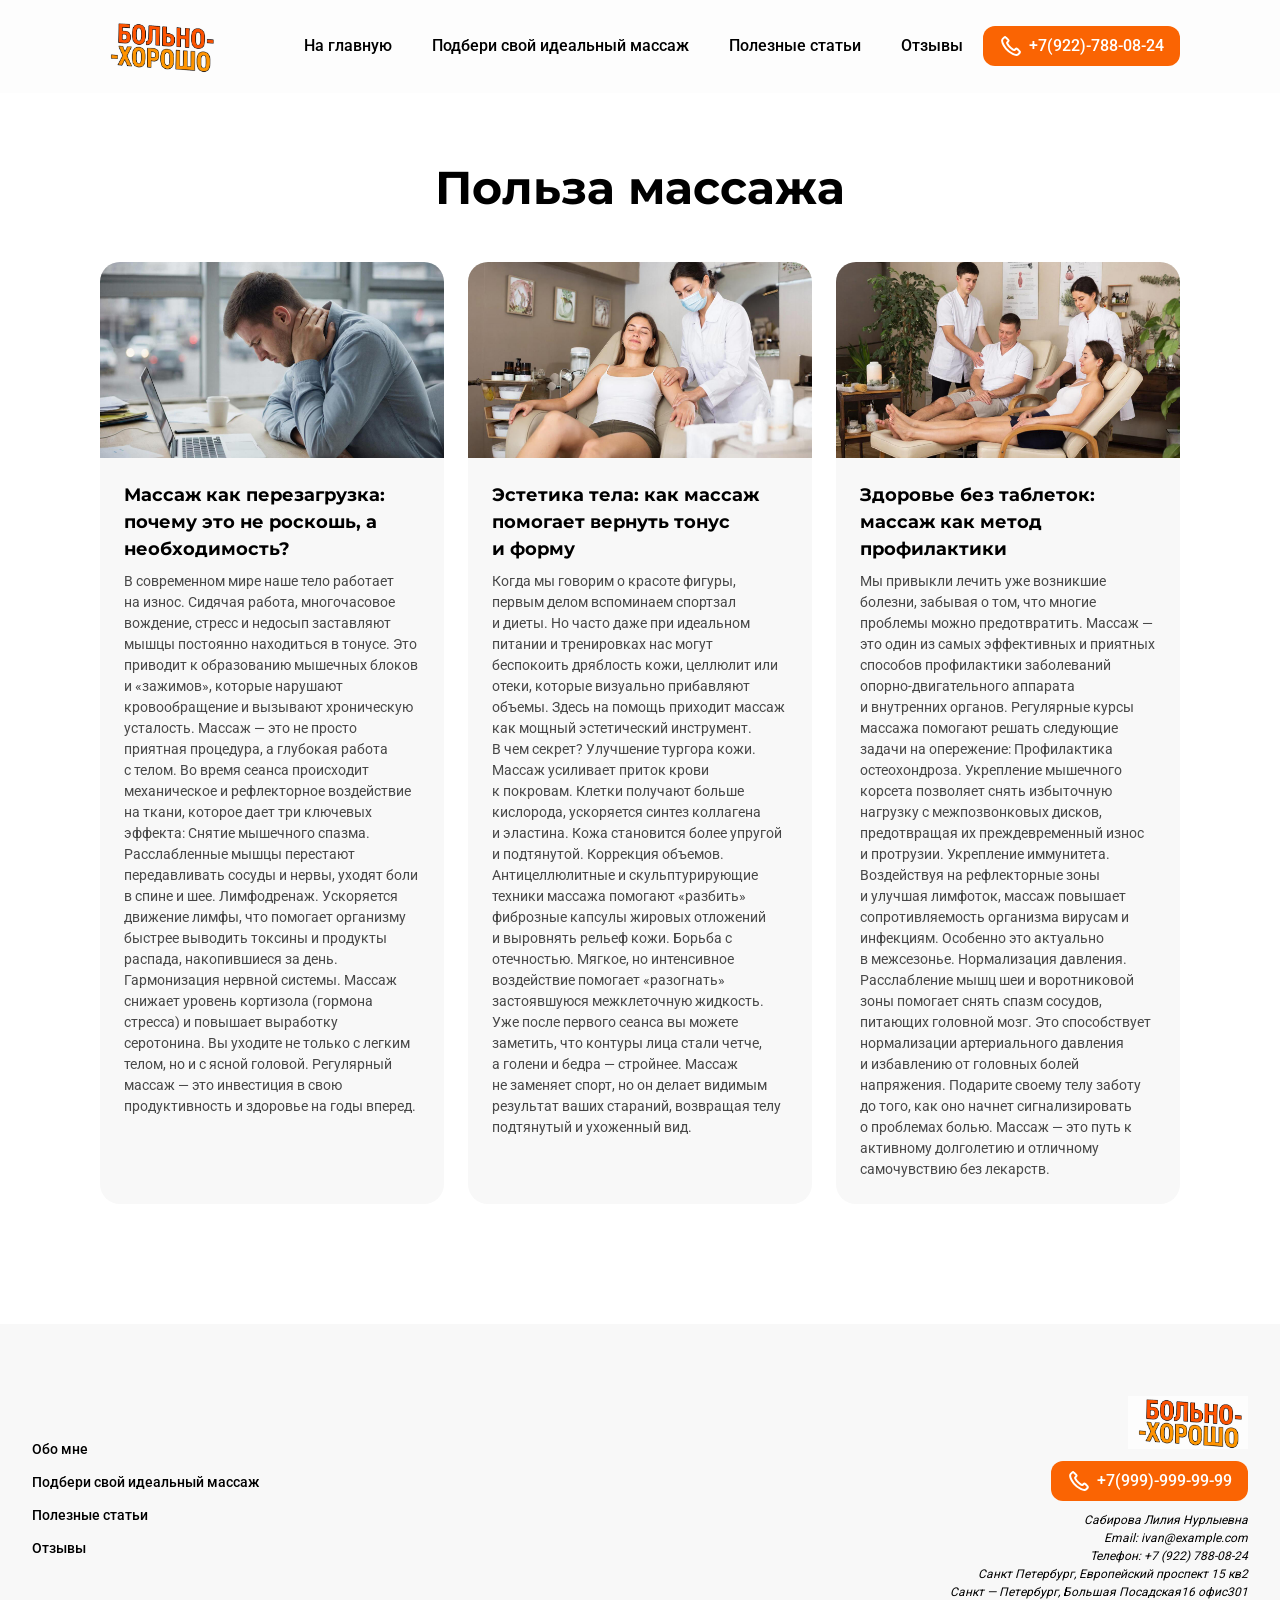
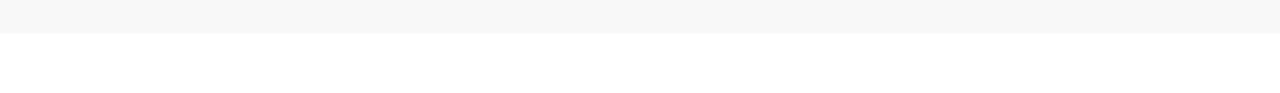
<file: articles.html>
<!doctype html>
<html lang="ru">
  <head>
    <meta charset="UTF-8" />
    <meta name="viewport" content="width=device-width, initial-scale=1.0" />

    <!-- <script src="https://api-maps.yandex.ru/v3/?apikey=01dc946f-2c5a-4b71-b570-f377977fc8f8&lang=ru_RU"></script>  -->
    <script type="module" crossorigin src="./assets/main.D2f_HxO5.js"></script>
    <link rel="stylesheet" crossorigin href="./assets/main.D1eKKgwq.css">
  </head>
  <body>
    <header class="bg-[#FDFDFD]">
      <div
        class="main-wrapper flex items-center justify-between py-4 lg:py-5 js-header"
      >
        <a href="./index.html">
          <picture class="w-fit">
            <img src="./images/Logo.webp" class="w-30" alt="logo" />
          </picture>
        </a>
        <nav class="flex flex-row items-center justify-between gap-5">
          <div
            class="flex flex-col items-end gap-1.5 cursor-pointer lg:hidden js-nav"
          >
            <div
              class="w-8 h-0.5 bg-[#FA6403] transition-all delay-150 duration-300 ease-in-out"
            ></div>
            <div
              class="w-8 h-0.5 bg-[#FA6403] transition-all delay-150 duration-300 ease-in-out"
            ></div>
            <div
              class="w-8 h-0.5 bg-[#FA6403] transition-all delay-150 duration-300 ease-in-out"
            ></div>
          </div>
          <ul
            class="hidden fixed top-[84px] left-0 right-0 px-5 pt-5 pb-8 bg-[#FA6403] text-white shadow-lg font-another font-medium lg:p-0 lg:bg-transparent lg:text-black lg:shadow-none lg:static lg:flex gap-x-10 js-nav-menu"
          >
            <li class="border-b py-2 w-fit lg:border-none lg:p-0">
              <a href="./index.html">На&nbsp;главную</a>
            </li>
            <li class="border-b py-2 w-fit lg:border-none lg:p-0 js-menu-item">
              <a href="./index.html#quiz">Подбери свой идеальный массаж</a>
            </li>
            <li class="border-b py-2 w-fit lg:border-none lg:p-0">
              <a href="./articles.html">Полезные статьи</a>
            </li>
            <li class="border-b py-2 w-fit lg:border-none lg:p-0 js-menu-item">
              <a href="./index.html#views">Отзывы</a>
            </li>
          </ul>
          <a
            href="tel:+79227880824"
            class="button hidden text-white px-4 py-2 rounded-xl lg:flex w-fit items-center gap-1.5"
            ><svg
              width="24"
              height="24"
              viewBox="0 0 24 24"
              fill="none"
              xmlns="http://www.w3.org/2000/svg"
            >
              <path
                d="M20.6638 18.771C20.6638 18.771 19.5052 19.909 19.2212 20.2427C18.7587 20.7363 18.2137 20.9693 17.4992 20.9693C17.4305 20.9693 17.3573 20.9693 17.2886 20.9648C15.9284 20.8779 14.6644 20.3478 13.7164 19.8953C11.1243 18.643 8.84819 16.8652 6.95678 14.612C5.3951 12.7336 4.35093 10.9969 3.6594 9.13217C3.23349 7.99415 3.07778 7.1075 3.14647 6.27113C3.19227 5.7364 3.39835 5.29308 3.77847 4.91374L5.34015 3.35526C5.56455 3.14502 5.8027 3.03076 6.03626 3.03076C6.32478 3.03076 6.55835 3.20443 6.7049 3.35069C6.70948 3.35526 6.71406 3.35983 6.71864 3.3644C6.998 3.62491 7.26362 3.89456 7.54298 4.18249C7.68495 4.32874 7.8315 4.47499 7.97805 4.62581L9.22831 5.87351C9.71376 6.35797 9.71376 6.80586 9.22831 7.29032C9.0955 7.42286 8.96727 7.5554 8.83446 7.68337C8.44976 8.07642 8.75196 7.77483 8.35353 8.13132C8.34437 8.14046 8.33521 8.14503 8.33063 8.15417C7.93677 8.54722 8.01005 8.93113 8.09248 9.19164C8.09706 9.20535 8.10164 9.21906 8.10622 9.23277C8.43138 10.0189 8.88935 10.7593 9.58547 11.6413L9.59005 11.6459C10.854 13.1998 12.1867 14.411 13.6568 15.3387C13.8446 15.4576 14.0369 15.5536 14.2201 15.645C14.385 15.7272 14.5407 15.8049 14.6735 15.8872C14.6918 15.8963 14.7101 15.91 14.7285 15.9192C14.8842 15.9969 15.0307 16.0334 15.1819 16.0334C15.562 16.0334 15.8001 15.7958 15.878 15.7181L16.7757 14.8222C16.9314 14.6668 17.1787 14.4795 17.4672 14.4795C17.7511 14.4795 17.9847 14.6577 18.1267 14.8131C18.1312 14.8177 18.1312 14.8177 18.1358 14.8222L20.6592 17.3405C21.1309 17.8067 20.6638 18.771 20.6638 18.771Z"
                stroke="black"
                style="stroke: white; stroke-opacity: 1"
                stroke-width="2"
                stroke-linecap="round"
                stroke-linejoin="round"
              />
            </svg>
            <span class="font-another font-medium hidden xs:block"
              >+7(922)-788-08-24</span
            >
          </a>
        </nav>
      </div>
    </header>

    <main>
      <!-- article -->
      <section>
        <div class="main-wrapper py-10 xl:py-15">
          <div class="flex flex-col gap-3 text-center lg:gap-5">
            <h1 class="font-custom font-bold text-title-fz">Польза массажа</h1>
            <!-- <p class="font-another">
              Lorem ipsum dolor sit, amet consectetur adipisicing elit. Ex,
              asperiores.
            </p> -->
          </div>
          <div class="flex flex-col gap-6 pt-10 lg:flex-row lg:items-stretch">
            <article
              class="rounded-[20px] overflow-hidden bg-[#F8F8F8] lg:flex-1"
            >
              <img
                src="./images/article1.jpg"
                class="w-full max-h-[249px]"
                alt=""
              />
              <div class="p-4 lg:p-6">
                <h2 class="font-custom text-[18px] font-semibold">
                  Массаж как перезагрузка: почему это не&nbsp;роскошь, а
                  необходимость?
                </h2>
                <p
                  class="font-another pt-2 text-[#484848] text-[14px] text-left"
                >
                  В&nbsp;современном мире наше тело работает на&nbsp;износ.
                  Сидячая работа, многочасовое вождение, стресс и&nbsp;недосып
                  заставляют мышцы постоянно находиться в&nbsp;тонусе. Это
                  приводит к образованию мышечных блоков
                  и&nbsp;&laquo;зажимов&raquo;, которые нарушают кровообращение
                  и&nbsp;вызывают хроническую усталость. Массаж&nbsp;&mdash; это
                  не&nbsp;просто приятная процедура, а&nbsp;глубокая работа
                  с&nbsp;телом. Во время сеанса происходит механическое
                  и&nbsp;рефлекторное воздействие на&nbsp;ткани, которое дает
                  три ключевых эффекта: Снятие мышечного спазма. Расслабленные
                  мышцы перестают передавливать сосуды и&nbsp;нервы, уходят боли
                  в&nbsp;спине и&nbsp;шее. Лимфодренаж. Ускоряется движение
                  лимфы, что помогает организму быстрее выводить токсины
                  и&nbsp;продукты распада, накопившиеся за день. Гармонизация
                  нервной системы. Массаж снижает уровень кортизола (гормона
                  стресса) и&nbsp;повышает выработку серотонина. Вы&nbsp;уходите
                  не&nbsp;только с&nbsp;легким телом,
                  но&nbsp;и&nbsp;с&nbsp;ясной головой. Регулярный
                  массаж&nbsp;&mdash; это инвестиция в&nbsp;свою продуктивность
                  и здоровье на&nbsp;годы вперед.
                </p>
              </div>
            </article>
            <article
              class="rounded-[20px] overflow-hidden bg-[#F8F8F8] lg:flex-1"
            >
              <img src="./images/article2.jpg" class="w-full" alt="" />
              <div class="p-4 lg:p-6">
                <h2 class="font-custom text-[18px] font-semibold">
                  Эстетика тела: как массаж помогает вернуть тонус и&nbsp;форму
                </h2>
                <p class="font-another pt-2 text-[#484848] text-[14px]">
                  Когда мы&nbsp;говорим о&nbsp;красоте фигуры, первым делом
                  вспоминаем спортзал и&nbsp;диеты. Но&nbsp;часто даже при
                  идеальном питании и тренировках нас могут беспокоить дряблость
                  кожи, целлюлит или отеки, которые визуально прибавляют объемы.
                  Здесь на&nbsp;помощь приходит массаж как мощный эстетический
                  инструмент. В&nbsp;чем секрет? Улучшение тургора кожи. Массаж
                  усиливает приток крови к&nbsp;покровам. Клетки получают больше
                  кислорода, ускоряется синтез коллагена и&nbsp;эластина. Кожа
                  становится более упругой и подтянутой. Коррекция объемов.
                  Антицеллюлитные и скульптурирующие техники массажа помогают
                  &laquo;разбить&raquo; фиброзные капсулы жировых отложений
                  и&nbsp;выровнять рельеф кожи. Борьба с отечностью. Мягкое,
                  но&nbsp;интенсивное воздействие помогает
                  &laquo;разогнать&raquo; застоявшуюся межклеточную жидкость.
                  Уже после первого сеанса вы&nbsp;можете заметить, что контуры
                  лица стали четче, а&nbsp;голени и&nbsp;бедра&nbsp;&mdash;
                  стройнее. Массаж не&nbsp;заменяет спорт,
                  но&nbsp;он&nbsp;делает видимым результат ваших стараний,
                  возвращая телу подтянутый и&nbsp;ухоженный вид.
                </p>
              </div>
            </article>
            <article
              class="rounded-[20px] overflow-hidden bg-[#F8F8F8] lg:flex-1"
            >
              <img src="./images/article3.jpg" class="w-full" alt="" />
              <div class="p-4 lg:p-6">
                <h2 class="font-custom text-[18px] font-semibold">
                  Здоровье без таблеток: массаж как метод профилактики
                </h2>
                <p class="font-another pt-2 text-[#484848] text-[14px]">
                  Мы&nbsp;привыкли лечить уже возникшие болезни, забывая
                  о&nbsp;том, что многие проблемы можно предотвратить.
                  Массаж&nbsp;&mdash; это один из самых эффективных
                  и&nbsp;приятных способов профилактики заболеваний
                  опорно-двигательного аппарата и&nbsp;внутренних органов.
                  Регулярные курсы массажа помогают решать следующие задачи
                  на&nbsp;опережение: Профилактика остеохондроза. Укрепление
                  мышечного корсета позволяет снять избыточную нагрузку
                  с&nbsp;межпозвонковых дисков, предотвращая
                  их&nbsp;преждевременный износ и&nbsp;протрузии. Укрепление
                  иммунитета. Воздействуя на&nbsp;рефлекторные зоны
                  и&nbsp;улучшая лимфоток, массаж повышает сопротивляемость
                  организма вирусам и инфекциям. Особенно это актуально
                  в&nbsp;межсезонье. Нормализация давления. Расслабление мышц
                  шеи и&nbsp;воротниковой зоны помогает снять спазм сосудов,
                  питающих головной мозг. Это способствует нормализации
                  артериального давления и&nbsp;избавлению от&nbsp;головных
                  болей напряжения. Подарите своему телу заботу до&nbsp;того,
                  как оно начнет сигнализировать о&nbsp;проблемах болью.
                  Массаж&nbsp;&mdash; это путь к активному долголетию
                  и&nbsp;отличному самочувствию без лекарств.
                </p>
              </div>
            </article>
          </div>
        </div>
      </section>
    </main>

    <!-- footer -->
    <footer>
      <div class="my-10 lg:my-15">
        <div class="bg-[#f8f8f8]">
          <div class="main-wrapper bg-[#f8f8f8] p-5 lg:p-8">
            <div id="map">
              <script
                type="text/javascript"
                charset="utf-8"
                async
                src="https://api-maps.yandex.ru/services/constructor/1.0/js/?um=constructor%3A88378aa29688fab71b5b0338f00883dda2e7c5f386370091024368bd57eaadfa&amp;width=100%&amp;height=360&amp;lang=ru_RU&amp;scroll=true"
              ></script>
            </div>
            <div class="flex items-center gap-1 justify-between pt-10">
              <nav>
                <ul
                  class="font-another font-medium flex flex-col gap-y-3 text-[14px]"
                >
                  <li class="w-fit"><a href="./about.html">Обо мне</a></li>
                  <li class="w-fit">
                    <a href="./index.html#quiz"
                      >Подбери свой идеальный массаж</a
                    >
                  </li>
                  <li class="w-fit">
                    <a href="#">Полезные статьи</a>
                  </li>
                  <li class="w-fit">
                    <a href="./index.html#views">Отзывы</a>
                  </li>
                </ul>
              </nav>
              <div class="flex flex-col gap-3 items-end">
                <picture class="w-fit">
                  <img src="./images/Logo.webp" class="w-30" alt="logo" />
                </picture>
                <div class="flex flex-col items-end">
                  <a
                    href="tel:+79196336333"
                    class="px-4 py-2 bg-[#FA6403] rounded-xl flex items-center gap-1.5 hover:opacity-90 transition-all w-fit"
                    ><svg
                      width="24"
                      height="24"
                      viewBox="0 0 24 24"
                      fill="none"
                      xmlns="http://www.w3.org/2000/svg"
                    >
                      <path
                        d="M20.6638 18.771C20.6638 18.771 19.5052 19.909 19.2212 20.2427C18.7587 20.7363 18.2137 20.9693 17.4992 20.9693C17.4305 20.9693 17.3573 20.9693 17.2886 20.9648C15.9284 20.8779 14.6644 20.3478 13.7164 19.8953C11.1243 18.643 8.84819 16.8652 6.95678 14.612C5.3951 12.7336 4.35093 10.9969 3.6594 9.13217C3.23349 7.99415 3.07778 7.1075 3.14647 6.27113C3.19227 5.7364 3.39835 5.29308 3.77847 4.91374L5.34015 3.35526C5.56455 3.14502 5.8027 3.03076 6.03626 3.03076C6.32478 3.03076 6.55835 3.20443 6.7049 3.35069C6.70948 3.35526 6.71406 3.35983 6.71864 3.3644C6.998 3.62491 7.26362 3.89456 7.54298 4.18249C7.68495 4.32874 7.8315 4.47499 7.97805 4.62581L9.22831 5.87351C9.71376 6.35797 9.71376 6.80586 9.22831 7.29032C9.0955 7.42286 8.96727 7.5554 8.83446 7.68337C8.44976 8.07642 8.75196 7.77483 8.35353 8.13132C8.34437 8.14046 8.33521 8.14503 8.33063 8.15417C7.93677 8.54722 8.01005 8.93113 8.09248 9.19164C8.09706 9.20535 8.10164 9.21906 8.10622 9.23277C8.43138 10.0189 8.88935 10.7593 9.58547 11.6413L9.59005 11.6459C10.854 13.1998 12.1867 14.411 13.6568 15.3387C13.8446 15.4576 14.0369 15.5536 14.2201 15.645C14.385 15.7272 14.5407 15.8049 14.6735 15.8872C14.6918 15.8963 14.7101 15.91 14.7285 15.9192C14.8842 15.9969 15.0307 16.0334 15.1819 16.0334C15.562 16.0334 15.8001 15.7958 15.878 15.7181L16.7757 14.8222C16.9314 14.6668 17.1787 14.4795 17.4672 14.4795C17.7511 14.4795 17.9847 14.6577 18.1267 14.8131C18.1312 14.8177 18.1312 14.8177 18.1358 14.8222L20.6592 17.3405C21.1309 17.8067 20.6638 18.771 20.6638 18.771Z"
                        stroke="black"
                        style="stroke: white; stroke-opacity: 1"
                        stroke-width="2"
                        stroke-linecap="round"
                        stroke-linejoin="round"
                      />
                    </svg>
                    <span
                      class="font-another text-white font-medium hidden xs:block"
                      >+7(999)-999-99-99</span
                    >
                  </a>
                  <address
                    class="font-another pt-2.5 text-end text-[12px] font-regular"
                  >
                    Сабирова Лилия Нурлыевна<br />
                    Email:
                    <a href="mailto:ivan@example.com">ivan@example.com</a>
                    <br />
                    Телефон:
                    <a href="tel:+79227880824">+7 (922) 788-08-24</a> <br />
                    Санкт Петербург, Европейский проспект 15&nbsp;кв2 <br />
                    Санкт&nbsp;&mdash; Петербург, Большая Посадская16 офис301
                  </address>
                </div>
              </div>
            </div>
          </div>
        </div>
      </div>
    </footer>
  </body>
</html>
</file>
<file: assets/main.D1eKKgwq.css>
@charset "UTF-8";@layer properties{@supports (((-webkit-hyphens:none)) and (not (margin-trim:inline))) or ((-moz-orient:inline) and (not (color:rgb(from red r g b)))){*,:before,:after,::backdrop{--tw-rotate-x:initial;--tw-rotate-y:initial;--tw-rotate-z:initial;--tw-skew-x:initial;--tw-skew-y:initial;--tw-border-style:solid;--tw-font-weight:initial;--tw-shadow:0 0 #0000;--tw-shadow-color:initial;--tw-shadow-alpha:100%;--tw-inset-shadow:0 0 #0000;--tw-inset-shadow-color:initial;--tw-inset-shadow-alpha:100%;--tw-ring-color:initial;--tw-ring-shadow:0 0 #0000;--tw-inset-ring-color:initial;--tw-inset-ring-shadow:0 0 #0000;--tw-ring-inset:initial;--tw-ring-offset-width:0px;--tw-ring-offset-color:#fff;--tw-ring-offset-shadow:0 0 #0000;--tw-duration:initial;--tw-ease:initial;--tw-outline-style:solid}}}@layer theme{:root,:host{--font-sans:"AnotherFont","Inter",system-ui,sans-serif;--font-mono:"Roboto Mono","JetBrains Mono",monospace;--color-black:#000;--color-white:#fff;--spacing:.25rem;--text-xs:.75rem;--text-xs--line-height:calc(1/.75);--text-xl:1.25rem;--text-xl--line-height:calc(1.75/1.25);--text-3xl:1.875rem;--text-3xl--line-height: 1.2 ;--font-weight-medium:500;--font-weight-semibold:600;--font-weight-bold:700;--radius-lg:.5rem;--radius-xl:.75rem;--radius-2xl:1rem;--radius-3xl:1.5rem;--radius-4xl:2rem;--ease-in-out:cubic-bezier(.4,0,.2,1);--default-transition-duration:.15s;--default-transition-timing-function:cubic-bezier(.4,0,.2,1);--default-font-family:var(--font-sans);--default-mono-font-family:var(--font-mono);--text-title-fz:clamp(1.75rem,.83rem + 2.73vw,2.875rem);--swiper-pagination-bullet-size:10px;--swiper-pagination-bullet-width:10px;--swiper-pagination-bullet-height:10px;--swiper-pagination-color:#000;--swiper-pagination-bullet-inactive-color:#cbd5e1;--swiper-pagination-bullet-inactive-opacity:.5;--swiper-navigation-color:#000;--swiper-navigation-size:24px;--font-custom:"Montserrat",serif;--font-another:"Roboto",sans-serif}}@layer base{*,:after,:before,::backdrop{box-sizing:border-box;border:0 solid;margin:0;padding:0}::file-selector-button{box-sizing:border-box;border:0 solid;margin:0;padding:0}html,:host{-webkit-text-size-adjust:100%;tab-size:4;line-height:1.5;font-family:var(--default-font-family,ui-sans-serif,system-ui,sans-serif,"Apple Color Emoji","Segoe UI Emoji","Segoe UI Symbol","Noto Color Emoji");font-feature-settings:var(--default-font-feature-settings,normal);font-variation-settings:var(--default-font-variation-settings,normal);-webkit-tap-highlight-color:transparent}hr{height:0;color:inherit;border-top-width:1px}abbr:where([title]){-webkit-text-decoration:underline dotted;text-decoration:underline dotted}h1,h2,h3,h4,h5,h6{font-size:inherit;font-weight:inherit}a{color:inherit;-webkit-text-decoration:inherit;text-decoration:inherit}b,strong{font-weight:bolder}code,kbd,samp,pre{font-family:var(--default-mono-font-family,ui-monospace,SFMono-Regular,Menlo,Monaco,Consolas,"Liberation Mono","Courier New",monospace);font-feature-settings:var(--default-mono-font-feature-settings,normal);font-variation-settings:var(--default-mono-font-variation-settings,normal);font-size:1em}small{font-size:80%}sub,sup{vertical-align:baseline;font-size:75%;line-height:0;position:relative}sub{bottom:-.25em}sup{top:-.5em}table{text-indent:0;border-color:inherit;border-collapse:collapse}:-moz-focusring{outline:auto}progress{vertical-align:baseline}summary{display:list-item}ol,ul,menu{list-style:none}img,svg,video,canvas,audio,iframe,embed,object{vertical-align:middle;display:block}img,video{max-width:100%;height:auto}button,input,select,optgroup,textarea{font:inherit;font-feature-settings:inherit;font-variation-settings:inherit;letter-spacing:inherit;color:inherit;opacity:1;background-color:#0000;border-radius:0}::file-selector-button{font:inherit;font-feature-settings:inherit;font-variation-settings:inherit;letter-spacing:inherit;color:inherit;opacity:1;background-color:#0000;border-radius:0}:where(select:is([multiple],[size])) optgroup{font-weight:bolder}:where(select:is([multiple],[size])) optgroup option{padding-inline-start:20px}::file-selector-button{margin-inline-end:4px}::placeholder{opacity:1}@supports (not ((-webkit-appearance:-apple-pay-button))) or (contain-intrinsic-size:1px){::placeholder{color:currentColor}@supports (color:color-mix(in lab,red,red)){::placeholder{color:color-mix(in oklab,currentcolor 50%,transparent)}}}textarea{resize:vertical}::-webkit-search-decoration{-webkit-appearance:none}::-webkit-date-and-time-value{min-height:1lh;text-align:inherit}::-webkit-datetime-edit{display:inline-flex}::-webkit-datetime-edit-fields-wrapper{padding:0}::-webkit-datetime-edit{padding-block:0}::-webkit-datetime-edit-year-field{padding-block:0}::-webkit-datetime-edit-month-field{padding-block:0}::-webkit-datetime-edit-day-field{padding-block:0}::-webkit-datetime-edit-hour-field{padding-block:0}::-webkit-datetime-edit-minute-field{padding-block:0}::-webkit-datetime-edit-second-field{padding-block:0}::-webkit-datetime-edit-millisecond-field{padding-block:0}::-webkit-datetime-edit-meridiem-field{padding-block:0}::-webkit-calendar-picker-indicator{line-height:1}:-moz-ui-invalid{box-shadow:none}button,input:where([type=button],[type=reset],[type=submit]){appearance:button}::file-selector-button{appearance:button}::-webkit-inner-spin-button{height:auto}::-webkit-outer-spin-button{height:auto}[hidden]:where(:not([hidden=until-found])){display:none!important}}@layer components{.main-wrapper{max-width:calc(var(--spacing)*360);padding-inline:calc(var(--spacing)*4);margin-inline:auto}@media(min-width:80rem){.main-wrapper{padding-inline:calc(var(--spacing)*25)}}li{cursor:pointer}.button{cursor:pointer;border-radius:var(--radius-xl);width:100%;padding-inline:calc(var(--spacing)*8);padding-block:calc(var(--spacing)*3);font-family:var(--font-another);--tw-font-weight:var(--font-weight-medium);font-weight:var(--font-weight-medium);color:var(--color-white);transition-property:all;transition-timing-function:var(--tw-ease,var(--default-transition-timing-function));transition-duration:var(--tw-duration,var(--default-transition-duration));background-color:#fa6403;display:block}@media(hover:hover){.button:hover{opacity:.8}}@media(min-width:34rem){.button{border-radius:var(--radius-2xl);width:fit-content;padding-block:calc(var(--spacing)*5)}}.swiper-button-disabled{opacity:0;transition-property:opacity;transition-timing-function:var(--tw-ease,var(--default-transition-timing-function));transition-duration:var(--tw-duration,var(--default-transition-duration))}html{scroll-behavior:smooth}}@layer utilities{.absolute{position:absolute}.fixed{position:fixed}.relative{position:relative}.top-1\/2{top:50%}.top-21{top:calc(var(--spacing)*21)}.top-\[84px\]{top:84px}.right-0{right:calc(var(--spacing)*0)}.right-10{right:calc(var(--spacing)*10)}.left-0{left:calc(var(--spacing)*0)}.left-10{left:calc(var(--spacing)*10)}.z-10{z-index:10}.mx-auto{margin-inline:auto}.my-1\.5{margin-block:calc(var(--spacing)*1.5)}.my-10{margin-block:calc(var(--spacing)*10)}.mt-2\.5{margin-top:calc(var(--spacing)*2.5)}.mt-10{margin-top:calc(var(--spacing)*10)}.block{display:block}.flex{display:flex}.hidden{display:none}.h-0\.5{height:calc(var(--spacing)*.5)}.h-10{height:calc(var(--spacing)*10)}.h-100{height:calc(var(--spacing)*100)}.max-h-62\.25{max-height:calc(var(--spacing)*62.25)}.max-h-\[249px\]{max-height:249px}.w-8{width:calc(var(--spacing)*8)}.w-10{width:calc(var(--spacing)*10)}.w-30{width:calc(var(--spacing)*30)}.w-fit{width:fit-content}.w-full{width:100%}.max-w-150{max-width:calc(var(--spacing)*150)}.transform{transform:var(--tw-rotate-x,)var(--tw-rotate-y,)var(--tw-rotate-z,)var(--tw-skew-x,)var(--tw-skew-y,)}.cursor-pointer{cursor:pointer}.list-disc{list-style-type:disc}.flex-col{flex-direction:column}.flex-col-reverse{flex-direction:column-reverse}.flex-row{flex-direction:row}.items-center{align-items:center}.items-end{align-items:flex-end}.justify-between{justify-content:space-between}.justify-end{justify-content:flex-end}.gap-1{gap:calc(var(--spacing)*1)}.gap-1\.5{gap:calc(var(--spacing)*1.5)}.gap-2{gap:calc(var(--spacing)*2)}.gap-3{gap:calc(var(--spacing)*3)}.gap-5{gap:calc(var(--spacing)*5)}.gap-6{gap:calc(var(--spacing)*6)}.gap-7{gap:calc(var(--spacing)*7)}.gap-16{gap:calc(var(--spacing)*16)}.gap-x-10{column-gap:calc(var(--spacing)*10)}.gap-y-3{row-gap:calc(var(--spacing)*3)}.overflow-hidden{overflow:hidden}.rounded-\[20px\]{border-radius:20px}.rounded-xl{border-radius:var(--radius-xl)}.border{border-style:var(--tw-border-style);border-width:1px}.border-b{border-bottom-style:var(--tw-border-style);border-bottom-width:1px}.border-\[\#FA6403\]{border-color:#fa6403}.border-\[\#cbd5e1\]{border-color:#cbd5e1}.bg-\[\#F8F8F8\]{background-color:#f8f8f8}.bg-\[\#FA6403\]{background-color:#fa6403}.bg-\[\#FDFDFD\]{background-color:#fdfdfd}.bg-\[\#f8f8f8\]{background-color:#f8f8f8}.p-4{padding:calc(var(--spacing)*4)}.p-5{padding:calc(var(--spacing)*5)}.p-8{padding:calc(var(--spacing)*8)}.px-4{padding-inline:calc(var(--spacing)*4)}.px-5{padding-inline:calc(var(--spacing)*5)}.py-2{padding-block:calc(var(--spacing)*2)}.py-4{padding-block:calc(var(--spacing)*4)}.py-10{padding-block:calc(var(--spacing)*10)}.py-12\.5{padding-block:calc(var(--spacing)*12.5)}.pt-2{padding-top:calc(var(--spacing)*2)}.pt-2\.5{padding-top:calc(var(--spacing)*2.5)}.pt-3{padding-top:calc(var(--spacing)*3)}.pt-5{padding-top:calc(var(--spacing)*5)}.pt-10{padding-top:calc(var(--spacing)*10)}.pb-1{padding-bottom:calc(var(--spacing)*1)}.pb-3{padding-bottom:calc(var(--spacing)*3)}.pb-4{padding-bottom:calc(var(--spacing)*4)}.pb-5{padding-bottom:calc(var(--spacing)*5)}.pb-8{padding-bottom:calc(var(--spacing)*8)}.pb-10{padding-bottom:calc(var(--spacing)*10)}.pl-5{padding-left:calc(var(--spacing)*5)}.text-center{text-align:center}.text-end{text-align:end}.text-left{text-align:left}.font-another{font-family:var(--font-another)}.font-custom{font-family:var(--font-custom)}.text-xl{font-size:var(--text-xl);line-height:var(--tw-leading,var(--text-xl--line-height))}.text-\[12px\]{font-size:12px}.text-\[14px\]{font-size:14px}.text-\[18px\]{font-size:18px}.text-title-fz{font-size:var(--text-title-fz)}.font-bold{--tw-font-weight:var(--font-weight-bold);font-weight:var(--font-weight-bold)}.font-medium{--tw-font-weight:var(--font-weight-medium);font-weight:var(--font-weight-medium)}.font-semibold{--tw-font-weight:var(--font-weight-semibold);font-weight:var(--font-weight-semibold)}.text-\[\#3184FF\]{color:#3184ff}.text-\[\#484848\]{color:#484848}.text-white{color:var(--color-white)}.shadow-lg{--tw-shadow:0 10px 15px -3px var(--tw-shadow-color,#0000001a),0 4px 6px -4px var(--tw-shadow-color,#0000001a);box-shadow:var(--tw-inset-shadow),var(--tw-inset-ring-shadow),var(--tw-ring-offset-shadow),var(--tw-ring-shadow),var(--tw-shadow)}.transition-all{transition-property:all;transition-timing-function:var(--tw-ease,var(--default-transition-timing-function));transition-duration:var(--tw-duration,var(--default-transition-duration))}.delay-150{transition-delay:.15s}.duration-300{--tw-duration:.3s;transition-duration:.3s}.ease-in-out{--tw-ease:var(--ease-in-out);transition-timing-function:var(--ease-in-out)}@media(hover:hover){.hover\:opacity-90:hover{opacity:.9}}@media(min-width:34rem){.xs\:block{display:block}}@media(min-width:64rem){.lg\:static{position:static}.lg\:my-15{margin-block:calc(var(--spacing)*15)}.lg\:ml-0{margin-left:calc(var(--spacing)*0)}.lg\:block{display:block}.lg\:flex{display:flex}.lg\:hidden{display:none}.lg\:min-w-150{min-width:calc(var(--spacing)*150)}.lg\:flex-1{flex:1}.lg\:flex-row{flex-direction:row}.lg\:flex-row-reverse{flex-direction:row-reverse}.lg\:items-stretch{align-items:stretch}.lg\:gap-5{gap:calc(var(--spacing)*5)}.lg\:gap-10{gap:calc(var(--spacing)*10)}.lg\:rounded-4xl{border-radius:var(--radius-4xl)}.lg\:border-none{--tw-border-style:none;border-style:none}.lg\:bg-transparent{background-color:#0000}.lg\:p-0{padding:calc(var(--spacing)*0)}.lg\:p-6{padding:calc(var(--spacing)*6)}.lg\:p-8{padding:calc(var(--spacing)*8)}.lg\:py-5{padding-block:calc(var(--spacing)*5)}.lg\:text-left{text-align:left}.lg\:text-black{color:var(--color-black)}.lg\:shadow-none{--tw-shadow:0 0 #0000;box-shadow:var(--tw-inset-shadow),var(--tw-inset-ring-shadow),var(--tw-ring-offset-shadow),var(--tw-ring-shadow),var(--tw-shadow)}}@media(min-width:80rem){.xl\:px-25{padding-inline:calc(var(--spacing)*25)}.xl\:py-15{padding-block:calc(var(--spacing)*15)}}}:root{--swiper-theme-color:#007aff}:host{z-index:1;margin-left:auto;margin-right:auto;display:block;position:relative}.swiper{z-index:1;margin-left:auto;margin-right:auto;padding:0;list-style:none;display:block;position:relative;overflow:hidden}.swiper-wrapper{z-index:1;width:100%;height:100%;transition-property:transform;transition-timing-function:var(--swiper-wrapper-transition-timing-function,initial);box-sizing:content-box;display:flex;position:relative}.swiper-android .swiper-slide,.swiper-ios .swiper-slide,.swiper-wrapper{transform:translate(0)}.swiper-slide{flex-shrink:0;width:100%;height:100%;transition-property:transform;display:block;position:relative}.swiper-backface-hidden .swiper-slide{backface-visibility:hidden;transform:translateZ(0)}.swiper-css-mode>.swiper-wrapper{scrollbar-width:none;-ms-overflow-style:none;overflow:auto}.swiper-3d .swiper-slide-shadow,.swiper-3d .swiper-slide-shadow-left,.swiper-3d .swiper-slide-shadow-right,.swiper-3d .swiper-slide-shadow-top,.swiper-3d .swiper-slide-shadow-bottom{pointer-events:none;z-index:10;width:100%;height:100%;position:absolute;top:0;left:0}.swiper-3d .swiper-slide-shadow-left{background-image:linear-gradient(270deg,#00000080,#0000)}.swiper-3d .swiper-slide-shadow-right{background-image:linear-gradient(90deg,#00000080,#0000)}.swiper-3d .swiper-slide-shadow-top{background-image:linear-gradient(#0000,#00000080)}.swiper-3d .swiper-slide-shadow-bottom{background-image:linear-gradient(#00000080,#0000)}.swiper-lazy-preloader{z-index:10;transform-origin:50%;box-sizing:border-box;border:4px solid var(--swiper-preloader-color,var(--swiper-theme-color));border-top-color:#0000;border-radius:50%;width:42px;height:42px;margin-top:-21px;margin-left:-21px;position:absolute;top:50%;left:50%}:is(.swiper:not(.swiper-watch-progress),.swiper-watch-progress .swiper-slide-visible) .swiper-lazy-preloader{animation:1s linear infinite swiper-preloader-spin}.swiper-lazy-preloader-white{--swiper-preloader-color:#fff}.swiper-lazy-preloader-black{--swiper-preloader-color:#000}.swiper-pagination{text-align:center;z-index:10;transition:opacity .3s;position:absolute;transform:translate(0)}.swiper-pagination-fraction,.swiper-pagination-custom,.swiper-horizontal>.swiper-pagination-bullets,.swiper-pagination-bullets.swiper-pagination-horizontal{bottom:var(--swiper-pagination-bottom,8px);top:var(--swiper-pagination-top,auto);width:100%;left:0}.swiper-pagination-bullets-dynamic{font-size:0;overflow:hidden}.swiper-pagination-bullets-dynamic .swiper-pagination-bullet{position:relative;transform:scale(.33)}.swiper-pagination-bullet{width:var(--swiper-pagination-bullet-width,var(--swiper-pagination-bullet-size,8px));height:var(--swiper-pagination-bullet-height,var(--swiper-pagination-bullet-size,8px));border-radius:var(--swiper-pagination-bullet-border-radius,50%);background:var(--swiper-pagination-bullet-inactive-color,#000);opacity:var(--swiper-pagination-bullet-inactive-opacity,.2);display:inline-block}button.swiper-pagination-bullet{box-shadow:none;appearance:none;border:none;margin:0;padding:0}.swiper-pagination-bullet-active{opacity:var(--swiper-pagination-bullet-opacity,1);background:var(--swiper-pagination-color,var(--swiper-theme-color))}.swiper-vertical>.swiper-pagination-bullets,.swiper-pagination-vertical.swiper-pagination-bullets{right:var(--swiper-pagination-right,8px);left:var(--swiper-pagination-left,auto);top:50%;transform:translateY(-50%)}:is(.swiper-vertical>.swiper-pagination-bullets,.swiper-pagination-vertical.swiper-pagination-bullets) .swiper-pagination-bullet{margin:var(--swiper-pagination-bullet-vertical-gap,6px)0;display:block}:is(.swiper-vertical>.swiper-pagination-bullets,.swiper-pagination-vertical.swiper-pagination-bullets).swiper-pagination-bullets-dynamic{width:8px;top:50%;transform:translateY(-50%)}:is(.swiper-vertical>.swiper-pagination-bullets,.swiper-pagination-vertical.swiper-pagination-bullets).swiper-pagination-bullets-dynamic .swiper-pagination-bullet{transition:transform .2s,top .2s;display:inline-block}:is(.swiper-horizontal>.swiper-pagination-bullets,.swiper-pagination-horizontal.swiper-pagination-bullets) .swiper-pagination-bullet{margin:0 var(--swiper-pagination-bullet-horizontal-gap,4px)}:is(.swiper-horizontal>.swiper-pagination-bullets,.swiper-pagination-horizontal.swiper-pagination-bullets).swiper-pagination-bullets-dynamic{white-space:nowrap;left:50%;transform:translate(-50%)}:is(.swiper-horizontal>.swiper-pagination-bullets,.swiper-pagination-horizontal.swiper-pagination-bullets).swiper-pagination-bullets-dynamic .swiper-pagination-bullet{transition:transform .2s,left .2s}.swiper-horizontal.swiper-rtl>.swiper-pagination-bullets-dynamic .swiper-pagination-bullet{transition:transform .2s,right .2s}.swiper-pagination-fraction{color:var(--swiper-pagination-fraction-color,inherit)}.swiper-pagination-progressbar{background:var(--swiper-pagination-progressbar-bg-color,#00000040);position:absolute}.swiper-pagination-progressbar .swiper-pagination-progressbar-fill{background:var(--swiper-pagination-color,var(--swiper-theme-color));transform-origin:0 0;width:100%;height:100%;position:absolute;top:0;left:0;transform:scale(0)}.swiper-rtl .swiper-pagination-progressbar .swiper-pagination-progressbar-fill{transform-origin:100% 0}.swiper-horizontal>.swiper-pagination-progressbar,.swiper-pagination-progressbar.swiper-pagination-horizontal,.swiper-vertical>.swiper-pagination-progressbar.swiper-pagination-progressbar-opposite,.swiper-pagination-progressbar.swiper-pagination-vertical.swiper-pagination-progressbar-opposite{width:100%;height:var(--swiper-pagination-progressbar-size,4px);top:0;left:0}.swiper-vertical>.swiper-pagination-progressbar,.swiper-pagination-progressbar.swiper-pagination-vertical,.swiper-horizontal>.swiper-pagination-progressbar.swiper-pagination-progressbar-opposite,.swiper-pagination-progressbar.swiper-pagination-horizontal.swiper-pagination-progressbar-opposite{width:var(--swiper-pagination-progressbar-size,4px);height:100%;top:0;left:0}:root{--swiper-navigation-size:44px}.swiper-button-prev,.swiper-button-next{width:var(--swiper-navigation-size);height:var(--swiper-navigation-size);z-index:10;cursor:pointer;color:var(--swiper-navigation-color,var(--swiper-theme-color));justify-content:center;align-items:center;display:flex;position:absolute}:is(.swiper-button-prev,.swiper-button-next) svg{object-fit:contain;transform-origin:50%;fill:currentColor;pointer-events:none;width:100%;height:100%}.swiper-button-prev,.swiper-button-next{top:var(--swiper-navigation-top-offset,50%);margin-top:calc(0px - (var(--swiper-navigation-size)/2))}.swiper-button-prev{left:var(--swiper-navigation-sides-offset,4px);right:auto}.swiper-button-next{right:var(--swiper-navigation-sides-offset,4px);left:auto}.swiper-horizontal .swiper-button-prev,.swiper-horizontal .swiper-button-next,.swiper-horizontal~.swiper-button-prev,.swiper-horizontal~.swiper-button-next{top:var(--swiper-navigation-top-offset,50%);margin-top:calc(0px - (var(--swiper-navigation-size)/2));margin-left:0}.swiper-horizontal .swiper-button-prev,.swiper-horizontal~.swiper-button-prev,.swiper-horizontal.swiper-rtl .swiper-button-next,.swiper-horizontal.swiper-rtl~.swiper-button-next{left:var(--swiper-navigation-sides-offset,4px);right:auto}.swiper-horizontal .swiper-button-next,.swiper-horizontal~.swiper-button-next,.swiper-horizontal.swiper-rtl .swiper-button-prev,.swiper-horizontal.swiper-rtl~.swiper-button-prev{right:var(--swiper-navigation-sides-offset,4px);left:auto}.swiper-vertical .swiper-button-prev,.swiper-vertical .swiper-button-next,.swiper-vertical~.swiper-button-prev,.swiper-vertical~.swiper-button-next{left:var(--swiper-navigation-top-offset,50%);margin-left:calc(0px - (var(--swiper-navigation-size)/2));margin-top:0;right:auto}.swiper-vertical .swiper-button-prev,.swiper-vertical~.swiper-button-prev{top:var(--swiper-navigation-sides-offset,4px);bottom:auto}.swiper-vertical .swiper-button-next,.swiper-vertical~.swiper-button-next{bottom:var(--swiper-navigation-sides-offset,4px);top:auto}@font-face{font-family:Roboto;src:url(../fonts/Roboto/Roboto-Bold.ttf);font-weight:700;font-style:normal;font-display:swap}@font-face{font-family:Roboto;src:url(../fonts/Roboto/Roboto-Regular.ttf);font-weight:400;font-style:normal;font-display:swap}@font-face{font-family:Roboto;src:url(../fonts/Roboto/Roboto-Medium.ttf);font-weight:500;font-style:normal;font-display:swap}@font-face{font-family:Montserrat;src:url(../fonts/Montserrat/Montserrat-Bold.ttf);font-weight:700;font-style:normal;font-display:swap}@font-face{font-family:Montserrat;src:url(../fonts/Montserrat/Montserrat-Medium.ttf);font-weight:400;font-style:normal;font-display:swap}@font-face{font-family:Montserrat;src:url(../fonts/Montserrat/Montserrat-SemiBold.ttf);font-weight:500;font-style:normal;font-display:swap}@layer quiz{.quiz-screen,.quiz-final-screen{display:none}.quiz-question{padding-bottom:calc(var(--spacing)*6);text-align:left;font-family:var(--font-custom);font-size:var(--text-xl);line-height:var(--tw-leading,var(--text-xl--line-height));--tw-font-weight:var(--font-weight-bold);font-weight:var(--font-weight-bold)}@media(min-width:64rem){.quiz-question{font-size:var(--text-3xl);line-height:var(--tw-leading,var(--text-3xl--line-height))}}.quiz-answers{align-items:stretch;gap:calc(var(--spacing)*4);padding-bottom:calc(var(--spacing)*3);font-family:var(--font-another);font-size:var(--text-xs);line-height:var(--tw-leading,var(--text-xs--line-height));grid-template-columns:repeat(2,minmax(0,1fr));display:grid}.answer{cursor:pointer;border-radius:var(--radius-lg);border-style:var(--tw-border-style);background-color:var(--color-white);width:100%;padding:calc(var(--spacing)*1.5);font-family:var(--font-another);--tw-font-weight:var(--font-weight-medium);font-size:12px;font-weight:var(--font-weight-medium);transition-property:transform,translate,scale,rotate;transition-timing-function:var(--tw-ease,var(--default-transition-timing-function));transition-duration:var(--tw-duration,var(--default-transition-duration));border-width:1px;border-color:#fa6403}@media(hover:hover){.answer:hover{background-color:#f89b00}}@media(min-width:64rem){.answer{border-radius:var(--radius-3xl);padding:calc(var(--spacing)*8);font-size:16px}}.selected{color:var(--color-white);outline-style:var(--tw-outline-style);outline-width:1px;outline-color:var(--color-white);background-color:#f89b00}@media(min-width:64rem){.selected{outline-style:var(--tw-outline-style);outline-width:3px}}.next-question-btn{margin-inline:auto;margin-top:calc(var(--spacing)*3.5);color:var(--color-white);background-color:#fa6403}}@property --tw-rotate-x{syntax:"*";inherits:false}@property --tw-rotate-y{syntax:"*";inherits:false}@property --tw-rotate-z{syntax:"*";inherits:false}@property --tw-skew-x{syntax:"*";inherits:false}@property --tw-skew-y{syntax:"*";inherits:false}@property --tw-border-style{syntax:"*";inherits:false;initial-value:solid}@property --tw-font-weight{syntax:"*";inherits:false}@property --tw-shadow{syntax:"*";inherits:false;initial-value:0 0 #0000}@property --tw-shadow-color{syntax:"*";inherits:false}@property --tw-shadow-alpha{syntax:"<percentage>";inherits:false;initial-value:100%}@property --tw-inset-shadow{syntax:"*";inherits:false;initial-value:0 0 #0000}@property --tw-inset-shadow-color{syntax:"*";inherits:false}@property --tw-inset-shadow-alpha{syntax:"<percentage>";inherits:false;initial-value:100%}@property --tw-ring-color{syntax:"*";inherits:false}@property --tw-ring-shadow{syntax:"*";inherits:false;initial-value:0 0 #0000}@property --tw-inset-ring-color{syntax:"*";inherits:false}@property --tw-inset-ring-shadow{syntax:"*";inherits:false;initial-value:0 0 #0000}@property --tw-ring-inset{syntax:"*";inherits:false}@property --tw-ring-offset-width{syntax:"<length>";inherits:false;initial-value:0}@property --tw-ring-offset-color{syntax:"*";inherits:false;initial-value:#fff}@property --tw-ring-offset-shadow{syntax:"*";inherits:false;initial-value:0 0 #0000}@property --tw-duration{syntax:"*";inherits:false}@property --tw-ease{syntax:"*";inherits:false}@property --tw-outline-style{syntax:"*";inherits:false;initial-value:solid}:root{--animate-duration: 1s;--animate-delay: 1s;--animate-repeat: 1}.animate__animated{-webkit-animation-duration:1s;animation-duration:1s;-webkit-animation-duration:var(--animate-duration);animation-duration:var(--animate-duration);-webkit-animation-fill-mode:both;animation-fill-mode:both}.animate__animated.animate__infinite{-webkit-animation-iteration-count:infinite;animation-iteration-count:infinite}.animate__animated.animate__repeat-1{-webkit-animation-iteration-count:1;animation-iteration-count:1;-webkit-animation-iteration-count:var(--animate-repeat);animation-iteration-count:var(--animate-repeat)}.animate__animated.animate__repeat-2{-webkit-animation-iteration-count:2;animation-iteration-count:2;-webkit-animation-iteration-count:calc(var(--animate-repeat) * 2);animation-iteration-count:calc(var(--animate-repeat) * 2)}.animate__animated.animate__repeat-3{-webkit-animation-iteration-count:3;animation-iteration-count:3;-webkit-animation-iteration-count:calc(var(--animate-repeat) * 3);animation-iteration-count:calc(var(--animate-repeat) * 3)}.animate__animated.animate__delay-1s{-webkit-animation-delay:1s;animation-delay:1s;-webkit-animation-delay:var(--animate-delay);animation-delay:var(--animate-delay)}.animate__animated.animate__delay-2s{-webkit-animation-delay:2s;animation-delay:2s;-webkit-animation-delay:calc(var(--animate-delay) * 2);animation-delay:calc(var(--animate-delay) * 2)}.animate__animated.animate__delay-3s{-webkit-animation-delay:3s;animation-delay:3s;-webkit-animation-delay:calc(var(--animate-delay) * 3);animation-delay:calc(var(--animate-delay) * 3)}.animate__animated.animate__delay-4s{-webkit-animation-delay:4s;animation-delay:4s;-webkit-animation-delay:calc(var(--animate-delay) * 4);animation-delay:calc(var(--animate-delay) * 4)}.animate__animated.animate__delay-5s{-webkit-animation-delay:5s;animation-delay:5s;-webkit-animation-delay:calc(var(--animate-delay) * 5);animation-delay:calc(var(--animate-delay) * 5)}.animate__animated.animate__faster{-webkit-animation-duration:.5s;animation-duration:.5s;-webkit-animation-duration:calc(var(--animate-duration) / 2);animation-duration:calc(var(--animate-duration) / 2)}.animate__animated.animate__fast{-webkit-animation-duration:.8s;animation-duration:.8s;-webkit-animation-duration:calc(var(--animate-duration) * .8);animation-duration:calc(var(--animate-duration) * .8)}.animate__animated.animate__slow{-webkit-animation-duration:2s;animation-duration:2s;-webkit-animation-duration:calc(var(--animate-duration) * 2);animation-duration:calc(var(--animate-duration) * 2)}.animate__animated.animate__slower{-webkit-animation-duration:3s;animation-duration:3s;-webkit-animation-duration:calc(var(--animate-duration) * 3);animation-duration:calc(var(--animate-duration) * 3)}@media print,(prefers-reduced-motion:reduce){.animate__animated{-webkit-animation-duration:1ms!important;animation-duration:1ms!important;-webkit-transition-duration:1ms!important;transition-duration:1ms!important;-webkit-animation-iteration-count:1!important;animation-iteration-count:1!important}.animate__animated[class*=Out]{opacity:0}}@-webkit-keyframes bounce{0%,20%,53%,to{-webkit-animation-timing-function:cubic-bezier(.215,.61,.355,1);animation-timing-function:cubic-bezier(.215,.61,.355,1);-webkit-transform:translate3d(0,0,0);transform:translateZ(0)}40%,43%{-webkit-animation-timing-function:cubic-bezier(.755,.05,.855,.06);animation-timing-function:cubic-bezier(.755,.05,.855,.06);-webkit-transform:translate3d(0,-30px,0) scaleY(1.1);transform:translate3d(0,-30px,0) scaleY(1.1)}70%{-webkit-animation-timing-function:cubic-bezier(.755,.05,.855,.06);animation-timing-function:cubic-bezier(.755,.05,.855,.06);-webkit-transform:translate3d(0,-15px,0) scaleY(1.05);transform:translate3d(0,-15px,0) scaleY(1.05)}80%{-webkit-transition-timing-function:cubic-bezier(.215,.61,.355,1);transition-timing-function:cubic-bezier(.215,.61,.355,1);-webkit-transform:translate3d(0,0,0) scaleY(.95);transform:translateZ(0) scaleY(.95)}90%{-webkit-transform:translate3d(0,-4px,0) scaleY(1.02);transform:translate3d(0,-4px,0) scaleY(1.02)}}@keyframes bounce{0%,20%,53%,to{-webkit-animation-timing-function:cubic-bezier(.215,.61,.355,1);animation-timing-function:cubic-bezier(.215,.61,.355,1);-webkit-transform:translate3d(0,0,0);transform:translateZ(0)}40%,43%{-webkit-animation-timing-function:cubic-bezier(.755,.05,.855,.06);animation-timing-function:cubic-bezier(.755,.05,.855,.06);-webkit-transform:translate3d(0,-30px,0) scaleY(1.1);transform:translate3d(0,-30px,0) scaleY(1.1)}70%{-webkit-animation-timing-function:cubic-bezier(.755,.05,.855,.06);animation-timing-function:cubic-bezier(.755,.05,.855,.06);-webkit-transform:translate3d(0,-15px,0) scaleY(1.05);transform:translate3d(0,-15px,0) scaleY(1.05)}80%{-webkit-transition-timing-function:cubic-bezier(.215,.61,.355,1);transition-timing-function:cubic-bezier(.215,.61,.355,1);-webkit-transform:translate3d(0,0,0) scaleY(.95);transform:translateZ(0) scaleY(.95)}90%{-webkit-transform:translate3d(0,-4px,0) scaleY(1.02);transform:translate3d(0,-4px,0) scaleY(1.02)}}.animate__bounce{-webkit-animation-name:bounce;animation-name:bounce;-webkit-transform-origin:center bottom;transform-origin:center bottom}@-webkit-keyframes flash{0%,50%,to{opacity:1}25%,75%{opacity:0}}@keyframes flash{0%,50%,to{opacity:1}25%,75%{opacity:0}}.animate__flash{-webkit-animation-name:flash;animation-name:flash}@-webkit-keyframes pulse{0%{-webkit-transform:scale3d(1,1,1);transform:scaleZ(1)}50%{-webkit-transform:scale3d(1.05,1.05,1.05);transform:scale3d(1.05,1.05,1.05)}to{-webkit-transform:scale3d(1,1,1);transform:scaleZ(1)}}@keyframes pulse{0%{-webkit-transform:scale3d(1,1,1);transform:scaleZ(1)}50%{-webkit-transform:scale3d(1.05,1.05,1.05);transform:scale3d(1.05,1.05,1.05)}to{-webkit-transform:scale3d(1,1,1);transform:scaleZ(1)}}.animate__pulse{-webkit-animation-name:pulse;animation-name:pulse;-webkit-animation-timing-function:ease-in-out;animation-timing-function:ease-in-out}@-webkit-keyframes rubberBand{0%{-webkit-transform:scale3d(1,1,1);transform:scaleZ(1)}30%{-webkit-transform:scale3d(1.25,.75,1);transform:scale3d(1.25,.75,1)}40%{-webkit-transform:scale3d(.75,1.25,1);transform:scale3d(.75,1.25,1)}50%{-webkit-transform:scale3d(1.15,.85,1);transform:scale3d(1.15,.85,1)}65%{-webkit-transform:scale3d(.95,1.05,1);transform:scale3d(.95,1.05,1)}75%{-webkit-transform:scale3d(1.05,.95,1);transform:scale3d(1.05,.95,1)}to{-webkit-transform:scale3d(1,1,1);transform:scaleZ(1)}}@keyframes rubberBand{0%{-webkit-transform:scale3d(1,1,1);transform:scaleZ(1)}30%{-webkit-transform:scale3d(1.25,.75,1);transform:scale3d(1.25,.75,1)}40%{-webkit-transform:scale3d(.75,1.25,1);transform:scale3d(.75,1.25,1)}50%{-webkit-transform:scale3d(1.15,.85,1);transform:scale3d(1.15,.85,1)}65%{-webkit-transform:scale3d(.95,1.05,1);transform:scale3d(.95,1.05,1)}75%{-webkit-transform:scale3d(1.05,.95,1);transform:scale3d(1.05,.95,1)}to{-webkit-transform:scale3d(1,1,1);transform:scaleZ(1)}}.animate__rubberBand{-webkit-animation-name:rubberBand;animation-name:rubberBand}@-webkit-keyframes shakeX{0%,to{-webkit-transform:translate3d(0,0,0);transform:translateZ(0)}10%,30%,50%,70%,90%{-webkit-transform:translate3d(-10px,0,0);transform:translate3d(-10px,0,0)}20%,40%,60%,80%{-webkit-transform:translate3d(10px,0,0);transform:translate3d(10px,0,0)}}@keyframes shakeX{0%,to{-webkit-transform:translate3d(0,0,0);transform:translateZ(0)}10%,30%,50%,70%,90%{-webkit-transform:translate3d(-10px,0,0);transform:translate3d(-10px,0,0)}20%,40%,60%,80%{-webkit-transform:translate3d(10px,0,0);transform:translate3d(10px,0,0)}}.animate__shakeX{-webkit-animation-name:shakeX;animation-name:shakeX}@-webkit-keyframes shakeY{0%,to{-webkit-transform:translate3d(0,0,0);transform:translateZ(0)}10%,30%,50%,70%,90%{-webkit-transform:translate3d(0,-10px,0);transform:translate3d(0,-10px,0)}20%,40%,60%,80%{-webkit-transform:translate3d(0,10px,0);transform:translate3d(0,10px,0)}}@keyframes shakeY{0%,to{-webkit-transform:translate3d(0,0,0);transform:translateZ(0)}10%,30%,50%,70%,90%{-webkit-transform:translate3d(0,-10px,0);transform:translate3d(0,-10px,0)}20%,40%,60%,80%{-webkit-transform:translate3d(0,10px,0);transform:translate3d(0,10px,0)}}.animate__shakeY{-webkit-animation-name:shakeY;animation-name:shakeY}@-webkit-keyframes headShake{0%{-webkit-transform:translateX(0);transform:translate(0)}6.5%{-webkit-transform:translateX(-6px) rotateY(-9deg);transform:translate(-6px) rotateY(-9deg)}18.5%{-webkit-transform:translateX(5px) rotateY(7deg);transform:translate(5px) rotateY(7deg)}31.5%{-webkit-transform:translateX(-3px) rotateY(-5deg);transform:translate(-3px) rotateY(-5deg)}43.5%{-webkit-transform:translateX(2px) rotateY(3deg);transform:translate(2px) rotateY(3deg)}50%{-webkit-transform:translateX(0);transform:translate(0)}}@keyframes headShake{0%{-webkit-transform:translateX(0);transform:translate(0)}6.5%{-webkit-transform:translateX(-6px) rotateY(-9deg);transform:translate(-6px) rotateY(-9deg)}18.5%{-webkit-transform:translateX(5px) rotateY(7deg);transform:translate(5px) rotateY(7deg)}31.5%{-webkit-transform:translateX(-3px) rotateY(-5deg);transform:translate(-3px) rotateY(-5deg)}43.5%{-webkit-transform:translateX(2px) rotateY(3deg);transform:translate(2px) rotateY(3deg)}50%{-webkit-transform:translateX(0);transform:translate(0)}}.animate__headShake{-webkit-animation-timing-function:ease-in-out;animation-timing-function:ease-in-out;-webkit-animation-name:headShake;animation-name:headShake}@-webkit-keyframes swing{20%{-webkit-transform:rotate3d(0,0,1,15deg);transform:rotate3d(0,0,1,15deg)}40%{-webkit-transform:rotate3d(0,0,1,-10deg);transform:rotate3d(0,0,1,-10deg)}60%{-webkit-transform:rotate3d(0,0,1,5deg);transform:rotate3d(0,0,1,5deg)}80%{-webkit-transform:rotate3d(0,0,1,-5deg);transform:rotate3d(0,0,1,-5deg)}to{-webkit-transform:rotate3d(0,0,1,0deg);transform:rotate3d(0,0,1,0)}}@keyframes swing{20%{-webkit-transform:rotate3d(0,0,1,15deg);transform:rotate3d(0,0,1,15deg)}40%{-webkit-transform:rotate3d(0,0,1,-10deg);transform:rotate3d(0,0,1,-10deg)}60%{-webkit-transform:rotate3d(0,0,1,5deg);transform:rotate3d(0,0,1,5deg)}80%{-webkit-transform:rotate3d(0,0,1,-5deg);transform:rotate3d(0,0,1,-5deg)}to{-webkit-transform:rotate3d(0,0,1,0deg);transform:rotate3d(0,0,1,0)}}.animate__swing{-webkit-transform-origin:top center;transform-origin:top center;-webkit-animation-name:swing;animation-name:swing}@-webkit-keyframes tada{0%{-webkit-transform:scale3d(1,1,1);transform:scaleZ(1)}10%,20%{-webkit-transform:scale3d(.9,.9,.9) rotate3d(0,0,1,-3deg);transform:scale3d(.9,.9,.9) rotate3d(0,0,1,-3deg)}30%,50%,70%,90%{-webkit-transform:scale3d(1.1,1.1,1.1) rotate3d(0,0,1,3deg);transform:scale3d(1.1,1.1,1.1) rotate3d(0,0,1,3deg)}40%,60%,80%{-webkit-transform:scale3d(1.1,1.1,1.1) rotate3d(0,0,1,-3deg);transform:scale3d(1.1,1.1,1.1) rotate3d(0,0,1,-3deg)}to{-webkit-transform:scale3d(1,1,1);transform:scaleZ(1)}}@keyframes tada{0%{-webkit-transform:scale3d(1,1,1);transform:scaleZ(1)}10%,20%{-webkit-transform:scale3d(.9,.9,.9) rotate3d(0,0,1,-3deg);transform:scale3d(.9,.9,.9) rotate3d(0,0,1,-3deg)}30%,50%,70%,90%{-webkit-transform:scale3d(1.1,1.1,1.1) rotate3d(0,0,1,3deg);transform:scale3d(1.1,1.1,1.1) rotate3d(0,0,1,3deg)}40%,60%,80%{-webkit-transform:scale3d(1.1,1.1,1.1) rotate3d(0,0,1,-3deg);transform:scale3d(1.1,1.1,1.1) rotate3d(0,0,1,-3deg)}to{-webkit-transform:scale3d(1,1,1);transform:scaleZ(1)}}.animate__tada{-webkit-animation-name:tada;animation-name:tada}@-webkit-keyframes wobble{0%{-webkit-transform:translate3d(0,0,0);transform:translateZ(0)}15%{-webkit-transform:translate3d(-25%,0,0) rotate3d(0,0,1,-5deg);transform:translate3d(-25%,0,0) rotate3d(0,0,1,-5deg)}30%{-webkit-transform:translate3d(20%,0,0) rotate3d(0,0,1,3deg);transform:translate3d(20%,0,0) rotate3d(0,0,1,3deg)}45%{-webkit-transform:translate3d(-15%,0,0) rotate3d(0,0,1,-3deg);transform:translate3d(-15%,0,0) rotate3d(0,0,1,-3deg)}60%{-webkit-transform:translate3d(10%,0,0) rotate3d(0,0,1,2deg);transform:translate3d(10%,0,0) rotate3d(0,0,1,2deg)}75%{-webkit-transform:translate3d(-5%,0,0) rotate3d(0,0,1,-1deg);transform:translate3d(-5%,0,0) rotate3d(0,0,1,-1deg)}to{-webkit-transform:translate3d(0,0,0);transform:translateZ(0)}}@keyframes wobble{0%{-webkit-transform:translate3d(0,0,0);transform:translateZ(0)}15%{-webkit-transform:translate3d(-25%,0,0) rotate3d(0,0,1,-5deg);transform:translate3d(-25%,0,0) rotate3d(0,0,1,-5deg)}30%{-webkit-transform:translate3d(20%,0,0) rotate3d(0,0,1,3deg);transform:translate3d(20%,0,0) rotate3d(0,0,1,3deg)}45%{-webkit-transform:translate3d(-15%,0,0) rotate3d(0,0,1,-3deg);transform:translate3d(-15%,0,0) rotate3d(0,0,1,-3deg)}60%{-webkit-transform:translate3d(10%,0,0) rotate3d(0,0,1,2deg);transform:translate3d(10%,0,0) rotate3d(0,0,1,2deg)}75%{-webkit-transform:translate3d(-5%,0,0) rotate3d(0,0,1,-1deg);transform:translate3d(-5%,0,0) rotate3d(0,0,1,-1deg)}to{-webkit-transform:translate3d(0,0,0);transform:translateZ(0)}}.animate__wobble{-webkit-animation-name:wobble;animation-name:wobble}@-webkit-keyframes jello{0%,11.1%,to{-webkit-transform:translate3d(0,0,0);transform:translateZ(0)}22.2%{-webkit-transform:skewX(-12.5deg) skewY(-12.5deg);transform:skew(-12.5deg) skewY(-12.5deg)}33.3%{-webkit-transform:skewX(6.25deg) skewY(6.25deg);transform:skew(6.25deg) skewY(6.25deg)}44.4%{-webkit-transform:skewX(-3.125deg) skewY(-3.125deg);transform:skew(-3.125deg) skewY(-3.125deg)}55.5%{-webkit-transform:skewX(1.5625deg) skewY(1.5625deg);transform:skew(1.5625deg) skewY(1.5625deg)}66.6%{-webkit-transform:skewX(-.78125deg) skewY(-.78125deg);transform:skew(-.78125deg) skewY(-.78125deg)}77.7%{-webkit-transform:skewX(.390625deg) skewY(.390625deg);transform:skew(.390625deg) skewY(.390625deg)}88.8%{-webkit-transform:skewX(-.1953125deg) skewY(-.1953125deg);transform:skew(-.1953125deg) skewY(-.1953125deg)}}@keyframes jello{0%,11.1%,to{-webkit-transform:translate3d(0,0,0);transform:translateZ(0)}22.2%{-webkit-transform:skewX(-12.5deg) skewY(-12.5deg);transform:skew(-12.5deg) skewY(-12.5deg)}33.3%{-webkit-transform:skewX(6.25deg) skewY(6.25deg);transform:skew(6.25deg) skewY(6.25deg)}44.4%{-webkit-transform:skewX(-3.125deg) skewY(-3.125deg);transform:skew(-3.125deg) skewY(-3.125deg)}55.5%{-webkit-transform:skewX(1.5625deg) skewY(1.5625deg);transform:skew(1.5625deg) skewY(1.5625deg)}66.6%{-webkit-transform:skewX(-.78125deg) skewY(-.78125deg);transform:skew(-.78125deg) skewY(-.78125deg)}77.7%{-webkit-transform:skewX(.390625deg) skewY(.390625deg);transform:skew(.390625deg) skewY(.390625deg)}88.8%{-webkit-transform:skewX(-.1953125deg) skewY(-.1953125deg);transform:skew(-.1953125deg) skewY(-.1953125deg)}}.animate__jello{-webkit-animation-name:jello;animation-name:jello;-webkit-transform-origin:center;transform-origin:center}@-webkit-keyframes heartBeat{0%{-webkit-transform:scale(1);transform:scale(1)}14%{-webkit-transform:scale(1.3);transform:scale(1.3)}28%{-webkit-transform:scale(1);transform:scale(1)}42%{-webkit-transform:scale(1.3);transform:scale(1.3)}70%{-webkit-transform:scale(1);transform:scale(1)}}@keyframes heartBeat{0%{-webkit-transform:scale(1);transform:scale(1)}14%{-webkit-transform:scale(1.3);transform:scale(1.3)}28%{-webkit-transform:scale(1);transform:scale(1)}42%{-webkit-transform:scale(1.3);transform:scale(1.3)}70%{-webkit-transform:scale(1);transform:scale(1)}}.animate__heartBeat{-webkit-animation-name:heartBeat;animation-name:heartBeat;-webkit-animation-duration:1.3s;animation-duration:1.3s;-webkit-animation-duration:calc(var(--animate-duration) * 1.3);animation-duration:calc(var(--animate-duration) * 1.3);-webkit-animation-timing-function:ease-in-out;animation-timing-function:ease-in-out}@-webkit-keyframes backInDown{0%{-webkit-transform:translateY(-1200px) scale(.7);transform:translateY(-1200px) scale(.7);opacity:.7}80%{-webkit-transform:translateY(0px) scale(.7);transform:translateY(0) scale(.7);opacity:.7}to{-webkit-transform:scale(1);transform:scale(1);opacity:1}}@keyframes backInDown{0%{-webkit-transform:translateY(-1200px) scale(.7);transform:translateY(-1200px) scale(.7);opacity:.7}80%{-webkit-transform:translateY(0px) scale(.7);transform:translateY(0) scale(.7);opacity:.7}to{-webkit-transform:scale(1);transform:scale(1);opacity:1}}.animate__backInDown{-webkit-animation-name:backInDown;animation-name:backInDown}@-webkit-keyframes backInLeft{0%{-webkit-transform:translateX(-2000px) scale(.7);transform:translate(-2000px) scale(.7);opacity:.7}80%{-webkit-transform:translateX(0px) scale(.7);transform:translate(0) scale(.7);opacity:.7}to{-webkit-transform:scale(1);transform:scale(1);opacity:1}}@keyframes backInLeft{0%{-webkit-transform:translateX(-2000px) scale(.7);transform:translate(-2000px) scale(.7);opacity:.7}80%{-webkit-transform:translateX(0px) scale(.7);transform:translate(0) scale(.7);opacity:.7}to{-webkit-transform:scale(1);transform:scale(1);opacity:1}}.animate__backInLeft{-webkit-animation-name:backInLeft;animation-name:backInLeft}@-webkit-keyframes backInRight{0%{-webkit-transform:translateX(2000px) scale(.7);transform:translate(2000px) scale(.7);opacity:.7}80%{-webkit-transform:translateX(0px) scale(.7);transform:translate(0) scale(.7);opacity:.7}to{-webkit-transform:scale(1);transform:scale(1);opacity:1}}@keyframes backInRight{0%{-webkit-transform:translateX(2000px) scale(.7);transform:translate(2000px) scale(.7);opacity:.7}80%{-webkit-transform:translateX(0px) scale(.7);transform:translate(0) scale(.7);opacity:.7}to{-webkit-transform:scale(1);transform:scale(1);opacity:1}}.animate__backInRight{-webkit-animation-name:backInRight;animation-name:backInRight}@-webkit-keyframes backInUp{0%{-webkit-transform:translateY(1200px) scale(.7);transform:translateY(1200px) scale(.7);opacity:.7}80%{-webkit-transform:translateY(0px) scale(.7);transform:translateY(0) scale(.7);opacity:.7}to{-webkit-transform:scale(1);transform:scale(1);opacity:1}}@keyframes backInUp{0%{-webkit-transform:translateY(1200px) scale(.7);transform:translateY(1200px) scale(.7);opacity:.7}80%{-webkit-transform:translateY(0px) scale(.7);transform:translateY(0) scale(.7);opacity:.7}to{-webkit-transform:scale(1);transform:scale(1);opacity:1}}.animate__backInUp{-webkit-animation-name:backInUp;animation-name:backInUp}@-webkit-keyframes backOutDown{0%{-webkit-transform:scale(1);transform:scale(1);opacity:1}20%{-webkit-transform:translateY(0px) scale(.7);transform:translateY(0) scale(.7);opacity:.7}to{-webkit-transform:translateY(700px) scale(.7);transform:translateY(700px) scale(.7);opacity:.7}}@keyframes backOutDown{0%{-webkit-transform:scale(1);transform:scale(1);opacity:1}20%{-webkit-transform:translateY(0px) scale(.7);transform:translateY(0) scale(.7);opacity:.7}to{-webkit-transform:translateY(700px) scale(.7);transform:translateY(700px) scale(.7);opacity:.7}}.animate__backOutDown{-webkit-animation-name:backOutDown;animation-name:backOutDown}@-webkit-keyframes backOutLeft{0%{-webkit-transform:scale(1);transform:scale(1);opacity:1}20%{-webkit-transform:translateX(0px) scale(.7);transform:translate(0) scale(.7);opacity:.7}to{-webkit-transform:translateX(-2000px) scale(.7);transform:translate(-2000px) scale(.7);opacity:.7}}@keyframes backOutLeft{0%{-webkit-transform:scale(1);transform:scale(1);opacity:1}20%{-webkit-transform:translateX(0px) scale(.7);transform:translate(0) scale(.7);opacity:.7}to{-webkit-transform:translateX(-2000px) scale(.7);transform:translate(-2000px) scale(.7);opacity:.7}}.animate__backOutLeft{-webkit-animation-name:backOutLeft;animation-name:backOutLeft}@-webkit-keyframes backOutRight{0%{-webkit-transform:scale(1);transform:scale(1);opacity:1}20%{-webkit-transform:translateX(0px) scale(.7);transform:translate(0) scale(.7);opacity:.7}to{-webkit-transform:translateX(2000px) scale(.7);transform:translate(2000px) scale(.7);opacity:.7}}@keyframes backOutRight{0%{-webkit-transform:scale(1);transform:scale(1);opacity:1}20%{-webkit-transform:translateX(0px) scale(.7);transform:translate(0) scale(.7);opacity:.7}to{-webkit-transform:translateX(2000px) scale(.7);transform:translate(2000px) scale(.7);opacity:.7}}.animate__backOutRight{-webkit-animation-name:backOutRight;animation-name:backOutRight}@-webkit-keyframes backOutUp{0%{-webkit-transform:scale(1);transform:scale(1);opacity:1}20%{-webkit-transform:translateY(0px) scale(.7);transform:translateY(0) scale(.7);opacity:.7}to{-webkit-transform:translateY(-700px) scale(.7);transform:translateY(-700px) scale(.7);opacity:.7}}@keyframes backOutUp{0%{-webkit-transform:scale(1);transform:scale(1);opacity:1}20%{-webkit-transform:translateY(0px) scale(.7);transform:translateY(0) scale(.7);opacity:.7}to{-webkit-transform:translateY(-700px) scale(.7);transform:translateY(-700px) scale(.7);opacity:.7}}.animate__backOutUp{-webkit-animation-name:backOutUp;animation-name:backOutUp}@-webkit-keyframes bounceIn{0%,20%,40%,60%,80%,to{-webkit-animation-timing-function:cubic-bezier(.215,.61,.355,1);animation-timing-function:cubic-bezier(.215,.61,.355,1)}0%{opacity:0;-webkit-transform:scale3d(.3,.3,.3);transform:scale3d(.3,.3,.3)}20%{-webkit-transform:scale3d(1.1,1.1,1.1);transform:scale3d(1.1,1.1,1.1)}40%{-webkit-transform:scale3d(.9,.9,.9);transform:scale3d(.9,.9,.9)}60%{opacity:1;-webkit-transform:scale3d(1.03,1.03,1.03);transform:scale3d(1.03,1.03,1.03)}80%{-webkit-transform:scale3d(.97,.97,.97);transform:scale3d(.97,.97,.97)}to{opacity:1;-webkit-transform:scale3d(1,1,1);transform:scaleZ(1)}}@keyframes bounceIn{0%,20%,40%,60%,80%,to{-webkit-animation-timing-function:cubic-bezier(.215,.61,.355,1);animation-timing-function:cubic-bezier(.215,.61,.355,1)}0%{opacity:0;-webkit-transform:scale3d(.3,.3,.3);transform:scale3d(.3,.3,.3)}20%{-webkit-transform:scale3d(1.1,1.1,1.1);transform:scale3d(1.1,1.1,1.1)}40%{-webkit-transform:scale3d(.9,.9,.9);transform:scale3d(.9,.9,.9)}60%{opacity:1;-webkit-transform:scale3d(1.03,1.03,1.03);transform:scale3d(1.03,1.03,1.03)}80%{-webkit-transform:scale3d(.97,.97,.97);transform:scale3d(.97,.97,.97)}to{opacity:1;-webkit-transform:scale3d(1,1,1);transform:scaleZ(1)}}.animate__bounceIn{-webkit-animation-duration:.75s;animation-duration:.75s;-webkit-animation-duration:calc(var(--animate-duration) * .75);animation-duration:calc(var(--animate-duration) * .75);-webkit-animation-name:bounceIn;animation-name:bounceIn}@-webkit-keyframes bounceInDown{0%,60%,75%,90%,to{-webkit-animation-timing-function:cubic-bezier(.215,.61,.355,1);animation-timing-function:cubic-bezier(.215,.61,.355,1)}0%{opacity:0;-webkit-transform:translate3d(0,-3000px,0) scaleY(3);transform:translate3d(0,-3000px,0) scaleY(3)}60%{opacity:1;-webkit-transform:translate3d(0,25px,0) scaleY(.9);transform:translate3d(0,25px,0) scaleY(.9)}75%{-webkit-transform:translate3d(0,-10px,0) scaleY(.95);transform:translate3d(0,-10px,0) scaleY(.95)}90%{-webkit-transform:translate3d(0,5px,0) scaleY(.985);transform:translate3d(0,5px,0) scaleY(.985)}to{-webkit-transform:translate3d(0,0,0);transform:translateZ(0)}}@keyframes bounceInDown{0%,60%,75%,90%,to{-webkit-animation-timing-function:cubic-bezier(.215,.61,.355,1);animation-timing-function:cubic-bezier(.215,.61,.355,1)}0%{opacity:0;-webkit-transform:translate3d(0,-3000px,0) scaleY(3);transform:translate3d(0,-3000px,0) scaleY(3)}60%{opacity:1;-webkit-transform:translate3d(0,25px,0) scaleY(.9);transform:translate3d(0,25px,0) scaleY(.9)}75%{-webkit-transform:translate3d(0,-10px,0) scaleY(.95);transform:translate3d(0,-10px,0) scaleY(.95)}90%{-webkit-transform:translate3d(0,5px,0) scaleY(.985);transform:translate3d(0,5px,0) scaleY(.985)}to{-webkit-transform:translate3d(0,0,0);transform:translateZ(0)}}.animate__bounceInDown{-webkit-animation-name:bounceInDown;animation-name:bounceInDown}@-webkit-keyframes bounceInLeft{0%,60%,75%,90%,to{-webkit-animation-timing-function:cubic-bezier(.215,.61,.355,1);animation-timing-function:cubic-bezier(.215,.61,.355,1)}0%{opacity:0;-webkit-transform:translate3d(-3000px,0,0) scaleX(3);transform:translate3d(-3000px,0,0) scaleX(3)}60%{opacity:1;-webkit-transform:translate3d(25px,0,0) scaleX(1);transform:translate3d(25px,0,0) scaleX(1)}75%{-webkit-transform:translate3d(-10px,0,0) scaleX(.98);transform:translate3d(-10px,0,0) scaleX(.98)}90%{-webkit-transform:translate3d(5px,0,0) scaleX(.995);transform:translate3d(5px,0,0) scaleX(.995)}to{-webkit-transform:translate3d(0,0,0);transform:translateZ(0)}}@keyframes bounceInLeft{0%,60%,75%,90%,to{-webkit-animation-timing-function:cubic-bezier(.215,.61,.355,1);animation-timing-function:cubic-bezier(.215,.61,.355,1)}0%{opacity:0;-webkit-transform:translate3d(-3000px,0,0) scaleX(3);transform:translate3d(-3000px,0,0) scaleX(3)}60%{opacity:1;-webkit-transform:translate3d(25px,0,0) scaleX(1);transform:translate3d(25px,0,0) scaleX(1)}75%{-webkit-transform:translate3d(-10px,0,0) scaleX(.98);transform:translate3d(-10px,0,0) scaleX(.98)}90%{-webkit-transform:translate3d(5px,0,0) scaleX(.995);transform:translate3d(5px,0,0) scaleX(.995)}to{-webkit-transform:translate3d(0,0,0);transform:translateZ(0)}}.animate__bounceInLeft{-webkit-animation-name:bounceInLeft;animation-name:bounceInLeft}@-webkit-keyframes bounceInRight{0%,60%,75%,90%,to{-webkit-animation-timing-function:cubic-bezier(.215,.61,.355,1);animation-timing-function:cubic-bezier(.215,.61,.355,1)}0%{opacity:0;-webkit-transform:translate3d(3000px,0,0) scaleX(3);transform:translate3d(3000px,0,0) scaleX(3)}60%{opacity:1;-webkit-transform:translate3d(-25px,0,0) scaleX(1);transform:translate3d(-25px,0,0) scaleX(1)}75%{-webkit-transform:translate3d(10px,0,0) scaleX(.98);transform:translate3d(10px,0,0) scaleX(.98)}90%{-webkit-transform:translate3d(-5px,0,0) scaleX(.995);transform:translate3d(-5px,0,0) scaleX(.995)}to{-webkit-transform:translate3d(0,0,0);transform:translateZ(0)}}@keyframes bounceInRight{0%,60%,75%,90%,to{-webkit-animation-timing-function:cubic-bezier(.215,.61,.355,1);animation-timing-function:cubic-bezier(.215,.61,.355,1)}0%{opacity:0;-webkit-transform:translate3d(3000px,0,0) scaleX(3);transform:translate3d(3000px,0,0) scaleX(3)}60%{opacity:1;-webkit-transform:translate3d(-25px,0,0) scaleX(1);transform:translate3d(-25px,0,0) scaleX(1)}75%{-webkit-transform:translate3d(10px,0,0) scaleX(.98);transform:translate3d(10px,0,0) scaleX(.98)}90%{-webkit-transform:translate3d(-5px,0,0) scaleX(.995);transform:translate3d(-5px,0,0) scaleX(.995)}to{-webkit-transform:translate3d(0,0,0);transform:translateZ(0)}}.animate__bounceInRight{-webkit-animation-name:bounceInRight;animation-name:bounceInRight}@-webkit-keyframes bounceInUp{0%,60%,75%,90%,to{-webkit-animation-timing-function:cubic-bezier(.215,.61,.355,1);animation-timing-function:cubic-bezier(.215,.61,.355,1)}0%{opacity:0;-webkit-transform:translate3d(0,3000px,0) scaleY(5);transform:translate3d(0,3000px,0) scaleY(5)}60%{opacity:1;-webkit-transform:translate3d(0,-20px,0) scaleY(.9);transform:translate3d(0,-20px,0) scaleY(.9)}75%{-webkit-transform:translate3d(0,10px,0) scaleY(.95);transform:translate3d(0,10px,0) scaleY(.95)}90%{-webkit-transform:translate3d(0,-5px,0) scaleY(.985);transform:translate3d(0,-5px,0) scaleY(.985)}to{-webkit-transform:translate3d(0,0,0);transform:translateZ(0)}}@keyframes bounceInUp{0%,60%,75%,90%,to{-webkit-animation-timing-function:cubic-bezier(.215,.61,.355,1);animation-timing-function:cubic-bezier(.215,.61,.355,1)}0%{opacity:0;-webkit-transform:translate3d(0,3000px,0) scaleY(5);transform:translate3d(0,3000px,0) scaleY(5)}60%{opacity:1;-webkit-transform:translate3d(0,-20px,0) scaleY(.9);transform:translate3d(0,-20px,0) scaleY(.9)}75%{-webkit-transform:translate3d(0,10px,0) scaleY(.95);transform:translate3d(0,10px,0) scaleY(.95)}90%{-webkit-transform:translate3d(0,-5px,0) scaleY(.985);transform:translate3d(0,-5px,0) scaleY(.985)}to{-webkit-transform:translate3d(0,0,0);transform:translateZ(0)}}.animate__bounceInUp{-webkit-animation-name:bounceInUp;animation-name:bounceInUp}@-webkit-keyframes bounceOut{20%{-webkit-transform:scale3d(.9,.9,.9);transform:scale3d(.9,.9,.9)}50%,55%{opacity:1;-webkit-transform:scale3d(1.1,1.1,1.1);transform:scale3d(1.1,1.1,1.1)}to{opacity:0;-webkit-transform:scale3d(.3,.3,.3);transform:scale3d(.3,.3,.3)}}@keyframes bounceOut{20%{-webkit-transform:scale3d(.9,.9,.9);transform:scale3d(.9,.9,.9)}50%,55%{opacity:1;-webkit-transform:scale3d(1.1,1.1,1.1);transform:scale3d(1.1,1.1,1.1)}to{opacity:0;-webkit-transform:scale3d(.3,.3,.3);transform:scale3d(.3,.3,.3)}}.animate__bounceOut{-webkit-animation-duration:.75s;animation-duration:.75s;-webkit-animation-duration:calc(var(--animate-duration) * .75);animation-duration:calc(var(--animate-duration) * .75);-webkit-animation-name:bounceOut;animation-name:bounceOut}@-webkit-keyframes bounceOutDown{20%{-webkit-transform:translate3d(0,10px,0) scaleY(.985);transform:translate3d(0,10px,0) scaleY(.985)}40%,45%{opacity:1;-webkit-transform:translate3d(0,-20px,0) scaleY(.9);transform:translate3d(0,-20px,0) scaleY(.9)}to{opacity:0;-webkit-transform:translate3d(0,2000px,0) scaleY(3);transform:translate3d(0,2000px,0) scaleY(3)}}@keyframes bounceOutDown{20%{-webkit-transform:translate3d(0,10px,0) scaleY(.985);transform:translate3d(0,10px,0) scaleY(.985)}40%,45%{opacity:1;-webkit-transform:translate3d(0,-20px,0) scaleY(.9);transform:translate3d(0,-20px,0) scaleY(.9)}to{opacity:0;-webkit-transform:translate3d(0,2000px,0) scaleY(3);transform:translate3d(0,2000px,0) scaleY(3)}}.animate__bounceOutDown{-webkit-animation-name:bounceOutDown;animation-name:bounceOutDown}@-webkit-keyframes bounceOutLeft{20%{opacity:1;-webkit-transform:translate3d(20px,0,0) scaleX(.9);transform:translate3d(20px,0,0) scaleX(.9)}to{opacity:0;-webkit-transform:translate3d(-2000px,0,0) scaleX(2);transform:translate3d(-2000px,0,0) scaleX(2)}}@keyframes bounceOutLeft{20%{opacity:1;-webkit-transform:translate3d(20px,0,0) scaleX(.9);transform:translate3d(20px,0,0) scaleX(.9)}to{opacity:0;-webkit-transform:translate3d(-2000px,0,0) scaleX(2);transform:translate3d(-2000px,0,0) scaleX(2)}}.animate__bounceOutLeft{-webkit-animation-name:bounceOutLeft;animation-name:bounceOutLeft}@-webkit-keyframes bounceOutRight{20%{opacity:1;-webkit-transform:translate3d(-20px,0,0) scaleX(.9);transform:translate3d(-20px,0,0) scaleX(.9)}to{opacity:0;-webkit-transform:translate3d(2000px,0,0) scaleX(2);transform:translate3d(2000px,0,0) scaleX(2)}}@keyframes bounceOutRight{20%{opacity:1;-webkit-transform:translate3d(-20px,0,0) scaleX(.9);transform:translate3d(-20px,0,0) scaleX(.9)}to{opacity:0;-webkit-transform:translate3d(2000px,0,0) scaleX(2);transform:translate3d(2000px,0,0) scaleX(2)}}.animate__bounceOutRight{-webkit-animation-name:bounceOutRight;animation-name:bounceOutRight}@-webkit-keyframes bounceOutUp{20%{-webkit-transform:translate3d(0,-10px,0) scaleY(.985);transform:translate3d(0,-10px,0) scaleY(.985)}40%,45%{opacity:1;-webkit-transform:translate3d(0,20px,0) scaleY(.9);transform:translate3d(0,20px,0) scaleY(.9)}to{opacity:0;-webkit-transform:translate3d(0,-2000px,0) scaleY(3);transform:translate3d(0,-2000px,0) scaleY(3)}}@keyframes bounceOutUp{20%{-webkit-transform:translate3d(0,-10px,0) scaleY(.985);transform:translate3d(0,-10px,0) scaleY(.985)}40%,45%{opacity:1;-webkit-transform:translate3d(0,20px,0) scaleY(.9);transform:translate3d(0,20px,0) scaleY(.9)}to{opacity:0;-webkit-transform:translate3d(0,-2000px,0) scaleY(3);transform:translate3d(0,-2000px,0) scaleY(3)}}.animate__bounceOutUp{-webkit-animation-name:bounceOutUp;animation-name:bounceOutUp}@-webkit-keyframes fadeIn{0%{opacity:0}to{opacity:1}}@keyframes fadeIn{0%{opacity:0}to{opacity:1}}.animate__fadeIn{-webkit-animation-name:fadeIn;animation-name:fadeIn}@-webkit-keyframes fadeInDown{0%{opacity:0;-webkit-transform:translate3d(0,-100%,0);transform:translate3d(0,-100%,0)}to{opacity:1;-webkit-transform:translate3d(0,0,0);transform:translateZ(0)}}@keyframes fadeInDown{0%{opacity:0;-webkit-transform:translate3d(0,-100%,0);transform:translate3d(0,-100%,0)}to{opacity:1;-webkit-transform:translate3d(0,0,0);transform:translateZ(0)}}.animate__fadeInDown{-webkit-animation-name:fadeInDown;animation-name:fadeInDown}@-webkit-keyframes fadeInDownBig{0%{opacity:0;-webkit-transform:translate3d(0,-2000px,0);transform:translate3d(0,-2000px,0)}to{opacity:1;-webkit-transform:translate3d(0,0,0);transform:translateZ(0)}}@keyframes fadeInDownBig{0%{opacity:0;-webkit-transform:translate3d(0,-2000px,0);transform:translate3d(0,-2000px,0)}to{opacity:1;-webkit-transform:translate3d(0,0,0);transform:translateZ(0)}}.animate__fadeInDownBig{-webkit-animation-name:fadeInDownBig;animation-name:fadeInDownBig}@-webkit-keyframes fadeInLeft{0%{opacity:0;-webkit-transform:translate3d(-100%,0,0);transform:translate3d(-100%,0,0)}to{opacity:1;-webkit-transform:translate3d(0,0,0);transform:translateZ(0)}}@keyframes fadeInLeft{0%{opacity:0;-webkit-transform:translate3d(-100%,0,0);transform:translate3d(-100%,0,0)}to{opacity:1;-webkit-transform:translate3d(0,0,0);transform:translateZ(0)}}.animate__fadeInLeft{-webkit-animation-name:fadeInLeft;animation-name:fadeInLeft}@-webkit-keyframes fadeInLeftBig{0%{opacity:0;-webkit-transform:translate3d(-2000px,0,0);transform:translate3d(-2000px,0,0)}to{opacity:1;-webkit-transform:translate3d(0,0,0);transform:translateZ(0)}}@keyframes fadeInLeftBig{0%{opacity:0;-webkit-transform:translate3d(-2000px,0,0);transform:translate3d(-2000px,0,0)}to{opacity:1;-webkit-transform:translate3d(0,0,0);transform:translateZ(0)}}.animate__fadeInLeftBig{-webkit-animation-name:fadeInLeftBig;animation-name:fadeInLeftBig}@-webkit-keyframes fadeInRight{0%{opacity:0;-webkit-transform:translate3d(100%,0,0);transform:translate3d(100%,0,0)}to{opacity:1;-webkit-transform:translate3d(0,0,0);transform:translateZ(0)}}@keyframes fadeInRight{0%{opacity:0;-webkit-transform:translate3d(100%,0,0);transform:translate3d(100%,0,0)}to{opacity:1;-webkit-transform:translate3d(0,0,0);transform:translateZ(0)}}.animate__fadeInRight{-webkit-animation-name:fadeInRight;animation-name:fadeInRight}@-webkit-keyframes fadeInRightBig{0%{opacity:0;-webkit-transform:translate3d(2000px,0,0);transform:translate3d(2000px,0,0)}to{opacity:1;-webkit-transform:translate3d(0,0,0);transform:translateZ(0)}}@keyframes fadeInRightBig{0%{opacity:0;-webkit-transform:translate3d(2000px,0,0);transform:translate3d(2000px,0,0)}to{opacity:1;-webkit-transform:translate3d(0,0,0);transform:translateZ(0)}}.animate__fadeInRightBig{-webkit-animation-name:fadeInRightBig;animation-name:fadeInRightBig}@-webkit-keyframes fadeInUp{0%{opacity:0;-webkit-transform:translate3d(0,100%,0);transform:translate3d(0,100%,0)}to{opacity:1;-webkit-transform:translate3d(0,0,0);transform:translateZ(0)}}@keyframes fadeInUp{0%{opacity:0;-webkit-transform:translate3d(0,100%,0);transform:translate3d(0,100%,0)}to{opacity:1;-webkit-transform:translate3d(0,0,0);transform:translateZ(0)}}.animate__fadeInUp{-webkit-animation-name:fadeInUp;animation-name:fadeInUp}@-webkit-keyframes fadeInUpBig{0%{opacity:0;-webkit-transform:translate3d(0,2000px,0);transform:translate3d(0,2000px,0)}to{opacity:1;-webkit-transform:translate3d(0,0,0);transform:translateZ(0)}}@keyframes fadeInUpBig{0%{opacity:0;-webkit-transform:translate3d(0,2000px,0);transform:translate3d(0,2000px,0)}to{opacity:1;-webkit-transform:translate3d(0,0,0);transform:translateZ(0)}}.animate__fadeInUpBig{-webkit-animation-name:fadeInUpBig;animation-name:fadeInUpBig}@-webkit-keyframes fadeInTopLeft{0%{opacity:0;-webkit-transform:translate3d(-100%,-100%,0);transform:translate3d(-100%,-100%,0)}to{opacity:1;-webkit-transform:translate3d(0,0,0);transform:translateZ(0)}}@keyframes fadeInTopLeft{0%{opacity:0;-webkit-transform:translate3d(-100%,-100%,0);transform:translate3d(-100%,-100%,0)}to{opacity:1;-webkit-transform:translate3d(0,0,0);transform:translateZ(0)}}.animate__fadeInTopLeft{-webkit-animation-name:fadeInTopLeft;animation-name:fadeInTopLeft}@-webkit-keyframes fadeInTopRight{0%{opacity:0;-webkit-transform:translate3d(100%,-100%,0);transform:translate3d(100%,-100%,0)}to{opacity:1;-webkit-transform:translate3d(0,0,0);transform:translateZ(0)}}@keyframes fadeInTopRight{0%{opacity:0;-webkit-transform:translate3d(100%,-100%,0);transform:translate3d(100%,-100%,0)}to{opacity:1;-webkit-transform:translate3d(0,0,0);transform:translateZ(0)}}.animate__fadeInTopRight{-webkit-animation-name:fadeInTopRight;animation-name:fadeInTopRight}@-webkit-keyframes fadeInBottomLeft{0%{opacity:0;-webkit-transform:translate3d(-100%,100%,0);transform:translate3d(-100%,100%,0)}to{opacity:1;-webkit-transform:translate3d(0,0,0);transform:translateZ(0)}}@keyframes fadeInBottomLeft{0%{opacity:0;-webkit-transform:translate3d(-100%,100%,0);transform:translate3d(-100%,100%,0)}to{opacity:1;-webkit-transform:translate3d(0,0,0);transform:translateZ(0)}}.animate__fadeInBottomLeft{-webkit-animation-name:fadeInBottomLeft;animation-name:fadeInBottomLeft}@-webkit-keyframes fadeInBottomRight{0%{opacity:0;-webkit-transform:translate3d(100%,100%,0);transform:translate3d(100%,100%,0)}to{opacity:1;-webkit-transform:translate3d(0,0,0);transform:translateZ(0)}}@keyframes fadeInBottomRight{0%{opacity:0;-webkit-transform:translate3d(100%,100%,0);transform:translate3d(100%,100%,0)}to{opacity:1;-webkit-transform:translate3d(0,0,0);transform:translateZ(0)}}.animate__fadeInBottomRight{-webkit-animation-name:fadeInBottomRight;animation-name:fadeInBottomRight}@-webkit-keyframes fadeOut{0%{opacity:1}to{opacity:0}}@keyframes fadeOut{0%{opacity:1}to{opacity:0}}.animate__fadeOut{-webkit-animation-name:fadeOut;animation-name:fadeOut}@-webkit-keyframes fadeOutDown{0%{opacity:1}to{opacity:0;-webkit-transform:translate3d(0,100%,0);transform:translate3d(0,100%,0)}}@keyframes fadeOutDown{0%{opacity:1}to{opacity:0;-webkit-transform:translate3d(0,100%,0);transform:translate3d(0,100%,0)}}.animate__fadeOutDown{-webkit-animation-name:fadeOutDown;animation-name:fadeOutDown}@-webkit-keyframes fadeOutDownBig{0%{opacity:1}to{opacity:0;-webkit-transform:translate3d(0,2000px,0);transform:translate3d(0,2000px,0)}}@keyframes fadeOutDownBig{0%{opacity:1}to{opacity:0;-webkit-transform:translate3d(0,2000px,0);transform:translate3d(0,2000px,0)}}.animate__fadeOutDownBig{-webkit-animation-name:fadeOutDownBig;animation-name:fadeOutDownBig}@-webkit-keyframes fadeOutLeft{0%{opacity:1}to{opacity:0;-webkit-transform:translate3d(-100%,0,0);transform:translate3d(-100%,0,0)}}@keyframes fadeOutLeft{0%{opacity:1}to{opacity:0;-webkit-transform:translate3d(-100%,0,0);transform:translate3d(-100%,0,0)}}.animate__fadeOutLeft{-webkit-animation-name:fadeOutLeft;animation-name:fadeOutLeft}@-webkit-keyframes fadeOutLeftBig{0%{opacity:1}to{opacity:0;-webkit-transform:translate3d(-2000px,0,0);transform:translate3d(-2000px,0,0)}}@keyframes fadeOutLeftBig{0%{opacity:1}to{opacity:0;-webkit-transform:translate3d(-2000px,0,0);transform:translate3d(-2000px,0,0)}}.animate__fadeOutLeftBig{-webkit-animation-name:fadeOutLeftBig;animation-name:fadeOutLeftBig}@-webkit-keyframes fadeOutRight{0%{opacity:1}to{opacity:0;-webkit-transform:translate3d(100%,0,0);transform:translate3d(100%,0,0)}}@keyframes fadeOutRight{0%{opacity:1}to{opacity:0;-webkit-transform:translate3d(100%,0,0);transform:translate3d(100%,0,0)}}.animate__fadeOutRight{-webkit-animation-name:fadeOutRight;animation-name:fadeOutRight}@-webkit-keyframes fadeOutRightBig{0%{opacity:1}to{opacity:0;-webkit-transform:translate3d(2000px,0,0);transform:translate3d(2000px,0,0)}}@keyframes fadeOutRightBig{0%{opacity:1}to{opacity:0;-webkit-transform:translate3d(2000px,0,0);transform:translate3d(2000px,0,0)}}.animate__fadeOutRightBig{-webkit-animation-name:fadeOutRightBig;animation-name:fadeOutRightBig}@-webkit-keyframes fadeOutUp{0%{opacity:1}to{opacity:0;-webkit-transform:translate3d(0,-100%,0);transform:translate3d(0,-100%,0)}}@keyframes fadeOutUp{0%{opacity:1}to{opacity:0;-webkit-transform:translate3d(0,-100%,0);transform:translate3d(0,-100%,0)}}.animate__fadeOutUp{-webkit-animation-name:fadeOutUp;animation-name:fadeOutUp}@-webkit-keyframes fadeOutUpBig{0%{opacity:1}to{opacity:0;-webkit-transform:translate3d(0,-2000px,0);transform:translate3d(0,-2000px,0)}}@keyframes fadeOutUpBig{0%{opacity:1}to{opacity:0;-webkit-transform:translate3d(0,-2000px,0);transform:translate3d(0,-2000px,0)}}.animate__fadeOutUpBig{-webkit-animation-name:fadeOutUpBig;animation-name:fadeOutUpBig}@-webkit-keyframes fadeOutTopLeft{0%{opacity:1;-webkit-transform:translate3d(0,0,0);transform:translateZ(0)}to{opacity:0;-webkit-transform:translate3d(-100%,-100%,0);transform:translate3d(-100%,-100%,0)}}@keyframes fadeOutTopLeft{0%{opacity:1;-webkit-transform:translate3d(0,0,0);transform:translateZ(0)}to{opacity:0;-webkit-transform:translate3d(-100%,-100%,0);transform:translate3d(-100%,-100%,0)}}.animate__fadeOutTopLeft{-webkit-animation-name:fadeOutTopLeft;animation-name:fadeOutTopLeft}@-webkit-keyframes fadeOutTopRight{0%{opacity:1;-webkit-transform:translate3d(0,0,0);transform:translateZ(0)}to{opacity:0;-webkit-transform:translate3d(100%,-100%,0);transform:translate3d(100%,-100%,0)}}@keyframes fadeOutTopRight{0%{opacity:1;-webkit-transform:translate3d(0,0,0);transform:translateZ(0)}to{opacity:0;-webkit-transform:translate3d(100%,-100%,0);transform:translate3d(100%,-100%,0)}}.animate__fadeOutTopRight{-webkit-animation-name:fadeOutTopRight;animation-name:fadeOutTopRight}@-webkit-keyframes fadeOutBottomRight{0%{opacity:1;-webkit-transform:translate3d(0,0,0);transform:translateZ(0)}to{opacity:0;-webkit-transform:translate3d(100%,100%,0);transform:translate3d(100%,100%,0)}}@keyframes fadeOutBottomRight{0%{opacity:1;-webkit-transform:translate3d(0,0,0);transform:translateZ(0)}to{opacity:0;-webkit-transform:translate3d(100%,100%,0);transform:translate3d(100%,100%,0)}}.animate__fadeOutBottomRight{-webkit-animation-name:fadeOutBottomRight;animation-name:fadeOutBottomRight}@-webkit-keyframes fadeOutBottomLeft{0%{opacity:1;-webkit-transform:translate3d(0,0,0);transform:translateZ(0)}to{opacity:0;-webkit-transform:translate3d(-100%,100%,0);transform:translate3d(-100%,100%,0)}}@keyframes fadeOutBottomLeft{0%{opacity:1;-webkit-transform:translate3d(0,0,0);transform:translateZ(0)}to{opacity:0;-webkit-transform:translate3d(-100%,100%,0);transform:translate3d(-100%,100%,0)}}.animate__fadeOutBottomLeft{-webkit-animation-name:fadeOutBottomLeft;animation-name:fadeOutBottomLeft}@-webkit-keyframes flip{0%{-webkit-transform:perspective(400px) scale3d(1,1,1) translate3d(0,0,0) rotate3d(0,1,0,-360deg);transform:perspective(400px) scaleZ(1) translateZ(0) rotateY(-360deg);-webkit-animation-timing-function:ease-out;animation-timing-function:ease-out}40%{-webkit-transform:perspective(400px) scale3d(1,1,1) translate3d(0,0,150px) rotate3d(0,1,0,-190deg);transform:perspective(400px) scaleZ(1) translateZ(150px) rotateY(-190deg);-webkit-animation-timing-function:ease-out;animation-timing-function:ease-out}50%{-webkit-transform:perspective(400px) scale3d(1,1,1) translate3d(0,0,150px) rotate3d(0,1,0,-170deg);transform:perspective(400px) scaleZ(1) translateZ(150px) rotateY(-170deg);-webkit-animation-timing-function:ease-in;animation-timing-function:ease-in}80%{-webkit-transform:perspective(400px) scale3d(.95,.95,.95) translate3d(0,0,0) rotate3d(0,1,0,0deg);transform:perspective(400px) scale3d(.95,.95,.95) translateZ(0) rotateY(0);-webkit-animation-timing-function:ease-in;animation-timing-function:ease-in}to{-webkit-transform:perspective(400px) scale3d(1,1,1) translate3d(0,0,0) rotate3d(0,1,0,0deg);transform:perspective(400px) scaleZ(1) translateZ(0) rotateY(0);-webkit-animation-timing-function:ease-in;animation-timing-function:ease-in}}@keyframes flip{0%{-webkit-transform:perspective(400px) scale3d(1,1,1) translate3d(0,0,0) rotate3d(0,1,0,-360deg);transform:perspective(400px) scaleZ(1) translateZ(0) rotateY(-360deg);-webkit-animation-timing-function:ease-out;animation-timing-function:ease-out}40%{-webkit-transform:perspective(400px) scale3d(1,1,1) translate3d(0,0,150px) rotate3d(0,1,0,-190deg);transform:perspective(400px) scaleZ(1) translateZ(150px) rotateY(-190deg);-webkit-animation-timing-function:ease-out;animation-timing-function:ease-out}50%{-webkit-transform:perspective(400px) scale3d(1,1,1) translate3d(0,0,150px) rotate3d(0,1,0,-170deg);transform:perspective(400px) scaleZ(1) translateZ(150px) rotateY(-170deg);-webkit-animation-timing-function:ease-in;animation-timing-function:ease-in}80%{-webkit-transform:perspective(400px) scale3d(.95,.95,.95) translate3d(0,0,0) rotate3d(0,1,0,0deg);transform:perspective(400px) scale3d(.95,.95,.95) translateZ(0) rotateY(0);-webkit-animation-timing-function:ease-in;animation-timing-function:ease-in}to{-webkit-transform:perspective(400px) scale3d(1,1,1) translate3d(0,0,0) rotate3d(0,1,0,0deg);transform:perspective(400px) scaleZ(1) translateZ(0) rotateY(0);-webkit-animation-timing-function:ease-in;animation-timing-function:ease-in}}.animate__animated.animate__flip{-webkit-backface-visibility:visible;backface-visibility:visible;-webkit-animation-name:flip;animation-name:flip}@-webkit-keyframes flipInX{0%{-webkit-transform:perspective(400px) rotate3d(1,0,0,90deg);transform:perspective(400px) rotateX(90deg);-webkit-animation-timing-function:ease-in;animation-timing-function:ease-in;opacity:0}40%{-webkit-transform:perspective(400px) rotate3d(1,0,0,-20deg);transform:perspective(400px) rotateX(-20deg);-webkit-animation-timing-function:ease-in;animation-timing-function:ease-in}60%{-webkit-transform:perspective(400px) rotate3d(1,0,0,10deg);transform:perspective(400px) rotateX(10deg);opacity:1}80%{-webkit-transform:perspective(400px) rotate3d(1,0,0,-5deg);transform:perspective(400px) rotateX(-5deg)}to{-webkit-transform:perspective(400px);transform:perspective(400px)}}@keyframes flipInX{0%{-webkit-transform:perspective(400px) rotate3d(1,0,0,90deg);transform:perspective(400px) rotateX(90deg);-webkit-animation-timing-function:ease-in;animation-timing-function:ease-in;opacity:0}40%{-webkit-transform:perspective(400px) rotate3d(1,0,0,-20deg);transform:perspective(400px) rotateX(-20deg);-webkit-animation-timing-function:ease-in;animation-timing-function:ease-in}60%{-webkit-transform:perspective(400px) rotate3d(1,0,0,10deg);transform:perspective(400px) rotateX(10deg);opacity:1}80%{-webkit-transform:perspective(400px) rotate3d(1,0,0,-5deg);transform:perspective(400px) rotateX(-5deg)}to{-webkit-transform:perspective(400px);transform:perspective(400px)}}.animate__flipInX{-webkit-backface-visibility:visible!important;backface-visibility:visible!important;-webkit-animation-name:flipInX;animation-name:flipInX}@-webkit-keyframes flipInY{0%{-webkit-transform:perspective(400px) rotate3d(0,1,0,90deg);transform:perspective(400px) rotateY(90deg);-webkit-animation-timing-function:ease-in;animation-timing-function:ease-in;opacity:0}40%{-webkit-transform:perspective(400px) rotate3d(0,1,0,-20deg);transform:perspective(400px) rotateY(-20deg);-webkit-animation-timing-function:ease-in;animation-timing-function:ease-in}60%{-webkit-transform:perspective(400px) rotate3d(0,1,0,10deg);transform:perspective(400px) rotateY(10deg);opacity:1}80%{-webkit-transform:perspective(400px) rotate3d(0,1,0,-5deg);transform:perspective(400px) rotateY(-5deg)}to{-webkit-transform:perspective(400px);transform:perspective(400px)}}@keyframes flipInY{0%{-webkit-transform:perspective(400px) rotate3d(0,1,0,90deg);transform:perspective(400px) rotateY(90deg);-webkit-animation-timing-function:ease-in;animation-timing-function:ease-in;opacity:0}40%{-webkit-transform:perspective(400px) rotate3d(0,1,0,-20deg);transform:perspective(400px) rotateY(-20deg);-webkit-animation-timing-function:ease-in;animation-timing-function:ease-in}60%{-webkit-transform:perspective(400px) rotate3d(0,1,0,10deg);transform:perspective(400px) rotateY(10deg);opacity:1}80%{-webkit-transform:perspective(400px) rotate3d(0,1,0,-5deg);transform:perspective(400px) rotateY(-5deg)}to{-webkit-transform:perspective(400px);transform:perspective(400px)}}.animate__flipInY{-webkit-backface-visibility:visible!important;backface-visibility:visible!important;-webkit-animation-name:flipInY;animation-name:flipInY}@-webkit-keyframes flipOutX{0%{-webkit-transform:perspective(400px);transform:perspective(400px)}30%{-webkit-transform:perspective(400px) rotate3d(1,0,0,-20deg);transform:perspective(400px) rotateX(-20deg);opacity:1}to{-webkit-transform:perspective(400px) rotate3d(1,0,0,90deg);transform:perspective(400px) rotateX(90deg);opacity:0}}@keyframes flipOutX{0%{-webkit-transform:perspective(400px);transform:perspective(400px)}30%{-webkit-transform:perspective(400px) rotate3d(1,0,0,-20deg);transform:perspective(400px) rotateX(-20deg);opacity:1}to{-webkit-transform:perspective(400px) rotate3d(1,0,0,90deg);transform:perspective(400px) rotateX(90deg);opacity:0}}.animate__flipOutX{-webkit-animation-duration:.75s;animation-duration:.75s;-webkit-animation-duration:calc(var(--animate-duration) * .75);animation-duration:calc(var(--animate-duration) * .75);-webkit-animation-name:flipOutX;animation-name:flipOutX;-webkit-backface-visibility:visible!important;backface-visibility:visible!important}@-webkit-keyframes flipOutY{0%{-webkit-transform:perspective(400px);transform:perspective(400px)}30%{-webkit-transform:perspective(400px) rotate3d(0,1,0,-15deg);transform:perspective(400px) rotateY(-15deg);opacity:1}to{-webkit-transform:perspective(400px) rotate3d(0,1,0,90deg);transform:perspective(400px) rotateY(90deg);opacity:0}}@keyframes flipOutY{0%{-webkit-transform:perspective(400px);transform:perspective(400px)}30%{-webkit-transform:perspective(400px) rotate3d(0,1,0,-15deg);transform:perspective(400px) rotateY(-15deg);opacity:1}to{-webkit-transform:perspective(400px) rotate3d(0,1,0,90deg);transform:perspective(400px) rotateY(90deg);opacity:0}}.animate__flipOutY{-webkit-animation-duration:.75s;animation-duration:.75s;-webkit-animation-duration:calc(var(--animate-duration) * .75);animation-duration:calc(var(--animate-duration) * .75);-webkit-backface-visibility:visible!important;backface-visibility:visible!important;-webkit-animation-name:flipOutY;animation-name:flipOutY}@-webkit-keyframes lightSpeedInRight{0%{-webkit-transform:translate3d(100%,0,0) skewX(-30deg);transform:translate3d(100%,0,0) skew(-30deg);opacity:0}60%{-webkit-transform:skewX(20deg);transform:skew(20deg);opacity:1}80%{-webkit-transform:skewX(-5deg);transform:skew(-5deg)}to{-webkit-transform:translate3d(0,0,0);transform:translateZ(0)}}@keyframes lightSpeedInRight{0%{-webkit-transform:translate3d(100%,0,0) skewX(-30deg);transform:translate3d(100%,0,0) skew(-30deg);opacity:0}60%{-webkit-transform:skewX(20deg);transform:skew(20deg);opacity:1}80%{-webkit-transform:skewX(-5deg);transform:skew(-5deg)}to{-webkit-transform:translate3d(0,0,0);transform:translateZ(0)}}.animate__lightSpeedInRight{-webkit-animation-name:lightSpeedInRight;animation-name:lightSpeedInRight;-webkit-animation-timing-function:ease-out;animation-timing-function:ease-out}@-webkit-keyframes lightSpeedInLeft{0%{-webkit-transform:translate3d(-100%,0,0) skewX(30deg);transform:translate3d(-100%,0,0) skew(30deg);opacity:0}60%{-webkit-transform:skewX(-20deg);transform:skew(-20deg);opacity:1}80%{-webkit-transform:skewX(5deg);transform:skew(5deg)}to{-webkit-transform:translate3d(0,0,0);transform:translateZ(0)}}@keyframes lightSpeedInLeft{0%{-webkit-transform:translate3d(-100%,0,0) skewX(30deg);transform:translate3d(-100%,0,0) skew(30deg);opacity:0}60%{-webkit-transform:skewX(-20deg);transform:skew(-20deg);opacity:1}80%{-webkit-transform:skewX(5deg);transform:skew(5deg)}to{-webkit-transform:translate3d(0,0,0);transform:translateZ(0)}}.animate__lightSpeedInLeft{-webkit-animation-name:lightSpeedInLeft;animation-name:lightSpeedInLeft;-webkit-animation-timing-function:ease-out;animation-timing-function:ease-out}@-webkit-keyframes lightSpeedOutRight{0%{opacity:1}to{-webkit-transform:translate3d(100%,0,0) skewX(30deg);transform:translate3d(100%,0,0) skew(30deg);opacity:0}}@keyframes lightSpeedOutRight{0%{opacity:1}to{-webkit-transform:translate3d(100%,0,0) skewX(30deg);transform:translate3d(100%,0,0) skew(30deg);opacity:0}}.animate__lightSpeedOutRight{-webkit-animation-name:lightSpeedOutRight;animation-name:lightSpeedOutRight;-webkit-animation-timing-function:ease-in;animation-timing-function:ease-in}@-webkit-keyframes lightSpeedOutLeft{0%{opacity:1}to{-webkit-transform:translate3d(-100%,0,0) skewX(-30deg);transform:translate3d(-100%,0,0) skew(-30deg);opacity:0}}@keyframes lightSpeedOutLeft{0%{opacity:1}to{-webkit-transform:translate3d(-100%,0,0) skewX(-30deg);transform:translate3d(-100%,0,0) skew(-30deg);opacity:0}}.animate__lightSpeedOutLeft{-webkit-animation-name:lightSpeedOutLeft;animation-name:lightSpeedOutLeft;-webkit-animation-timing-function:ease-in;animation-timing-function:ease-in}@-webkit-keyframes rotateIn{0%{-webkit-transform:rotate3d(0,0,1,-200deg);transform:rotate3d(0,0,1,-200deg);opacity:0}to{-webkit-transform:translate3d(0,0,0);transform:translateZ(0);opacity:1}}@keyframes rotateIn{0%{-webkit-transform:rotate3d(0,0,1,-200deg);transform:rotate3d(0,0,1,-200deg);opacity:0}to{-webkit-transform:translate3d(0,0,0);transform:translateZ(0);opacity:1}}.animate__rotateIn{-webkit-animation-name:rotateIn;animation-name:rotateIn;-webkit-transform-origin:center;transform-origin:center}@-webkit-keyframes rotateInDownLeft{0%{-webkit-transform:rotate3d(0,0,1,-45deg);transform:rotate3d(0,0,1,-45deg);opacity:0}to{-webkit-transform:translate3d(0,0,0);transform:translateZ(0);opacity:1}}@keyframes rotateInDownLeft{0%{-webkit-transform:rotate3d(0,0,1,-45deg);transform:rotate3d(0,0,1,-45deg);opacity:0}to{-webkit-transform:translate3d(0,0,0);transform:translateZ(0);opacity:1}}.animate__rotateInDownLeft{-webkit-animation-name:rotateInDownLeft;animation-name:rotateInDownLeft;-webkit-transform-origin:left bottom;transform-origin:left bottom}@-webkit-keyframes rotateInDownRight{0%{-webkit-transform:rotate3d(0,0,1,45deg);transform:rotate3d(0,0,1,45deg);opacity:0}to{-webkit-transform:translate3d(0,0,0);transform:translateZ(0);opacity:1}}@keyframes rotateInDownRight{0%{-webkit-transform:rotate3d(0,0,1,45deg);transform:rotate3d(0,0,1,45deg);opacity:0}to{-webkit-transform:translate3d(0,0,0);transform:translateZ(0);opacity:1}}.animate__rotateInDownRight{-webkit-animation-name:rotateInDownRight;animation-name:rotateInDownRight;-webkit-transform-origin:right bottom;transform-origin:right bottom}@-webkit-keyframes rotateInUpLeft{0%{-webkit-transform:rotate3d(0,0,1,45deg);transform:rotate3d(0,0,1,45deg);opacity:0}to{-webkit-transform:translate3d(0,0,0);transform:translateZ(0);opacity:1}}@keyframes rotateInUpLeft{0%{-webkit-transform:rotate3d(0,0,1,45deg);transform:rotate3d(0,0,1,45deg);opacity:0}to{-webkit-transform:translate3d(0,0,0);transform:translateZ(0);opacity:1}}.animate__rotateInUpLeft{-webkit-animation-name:rotateInUpLeft;animation-name:rotateInUpLeft;-webkit-transform-origin:left bottom;transform-origin:left bottom}@-webkit-keyframes rotateInUpRight{0%{-webkit-transform:rotate3d(0,0,1,-90deg);transform:rotate3d(0,0,1,-90deg);opacity:0}to{-webkit-transform:translate3d(0,0,0);transform:translateZ(0);opacity:1}}@keyframes rotateInUpRight{0%{-webkit-transform:rotate3d(0,0,1,-90deg);transform:rotate3d(0,0,1,-90deg);opacity:0}to{-webkit-transform:translate3d(0,0,0);transform:translateZ(0);opacity:1}}.animate__rotateInUpRight{-webkit-animation-name:rotateInUpRight;animation-name:rotateInUpRight;-webkit-transform-origin:right bottom;transform-origin:right bottom}@-webkit-keyframes rotateOut{0%{opacity:1}to{-webkit-transform:rotate3d(0,0,1,200deg);transform:rotate3d(0,0,1,200deg);opacity:0}}@keyframes rotateOut{0%{opacity:1}to{-webkit-transform:rotate3d(0,0,1,200deg);transform:rotate3d(0,0,1,200deg);opacity:0}}.animate__rotateOut{-webkit-animation-name:rotateOut;animation-name:rotateOut;-webkit-transform-origin:center;transform-origin:center}@-webkit-keyframes rotateOutDownLeft{0%{opacity:1}to{-webkit-transform:rotate3d(0,0,1,45deg);transform:rotate3d(0,0,1,45deg);opacity:0}}@keyframes rotateOutDownLeft{0%{opacity:1}to{-webkit-transform:rotate3d(0,0,1,45deg);transform:rotate3d(0,0,1,45deg);opacity:0}}.animate__rotateOutDownLeft{-webkit-animation-name:rotateOutDownLeft;animation-name:rotateOutDownLeft;-webkit-transform-origin:left bottom;transform-origin:left bottom}@-webkit-keyframes rotateOutDownRight{0%{opacity:1}to{-webkit-transform:rotate3d(0,0,1,-45deg);transform:rotate3d(0,0,1,-45deg);opacity:0}}@keyframes rotateOutDownRight{0%{opacity:1}to{-webkit-transform:rotate3d(0,0,1,-45deg);transform:rotate3d(0,0,1,-45deg);opacity:0}}.animate__rotateOutDownRight{-webkit-animation-name:rotateOutDownRight;animation-name:rotateOutDownRight;-webkit-transform-origin:right bottom;transform-origin:right bottom}@-webkit-keyframes rotateOutUpLeft{0%{opacity:1}to{-webkit-transform:rotate3d(0,0,1,-45deg);transform:rotate3d(0,0,1,-45deg);opacity:0}}@keyframes rotateOutUpLeft{0%{opacity:1}to{-webkit-transform:rotate3d(0,0,1,-45deg);transform:rotate3d(0,0,1,-45deg);opacity:0}}.animate__rotateOutUpLeft{-webkit-animation-name:rotateOutUpLeft;animation-name:rotateOutUpLeft;-webkit-transform-origin:left bottom;transform-origin:left bottom}@-webkit-keyframes rotateOutUpRight{0%{opacity:1}to{-webkit-transform:rotate3d(0,0,1,90deg);transform:rotate3d(0,0,1,90deg);opacity:0}}@keyframes rotateOutUpRight{0%{opacity:1}to{-webkit-transform:rotate3d(0,0,1,90deg);transform:rotate3d(0,0,1,90deg);opacity:0}}.animate__rotateOutUpRight{-webkit-animation-name:rotateOutUpRight;animation-name:rotateOutUpRight;-webkit-transform-origin:right bottom;transform-origin:right bottom}@-webkit-keyframes hinge{0%{-webkit-animation-timing-function:ease-in-out;animation-timing-function:ease-in-out}20%,60%{-webkit-transform:rotate3d(0,0,1,80deg);transform:rotate3d(0,0,1,80deg);-webkit-animation-timing-function:ease-in-out;animation-timing-function:ease-in-out}40%,80%{-webkit-transform:rotate3d(0,0,1,60deg);transform:rotate3d(0,0,1,60deg);-webkit-animation-timing-function:ease-in-out;animation-timing-function:ease-in-out;opacity:1}to{-webkit-transform:translate3d(0,700px,0);transform:translate3d(0,700px,0);opacity:0}}@keyframes hinge{0%{-webkit-animation-timing-function:ease-in-out;animation-timing-function:ease-in-out}20%,60%{-webkit-transform:rotate3d(0,0,1,80deg);transform:rotate3d(0,0,1,80deg);-webkit-animation-timing-function:ease-in-out;animation-timing-function:ease-in-out}40%,80%{-webkit-transform:rotate3d(0,0,1,60deg);transform:rotate3d(0,0,1,60deg);-webkit-animation-timing-function:ease-in-out;animation-timing-function:ease-in-out;opacity:1}to{-webkit-transform:translate3d(0,700px,0);transform:translate3d(0,700px,0);opacity:0}}.animate__hinge{-webkit-animation-duration:2s;animation-duration:2s;-webkit-animation-duration:calc(var(--animate-duration) * 2);animation-duration:calc(var(--animate-duration) * 2);-webkit-animation-name:hinge;animation-name:hinge;-webkit-transform-origin:top left;transform-origin:top left}@-webkit-keyframes jackInTheBox{0%{opacity:0;-webkit-transform:scale(.1) rotate(30deg);transform:scale(.1) rotate(30deg);-webkit-transform-origin:center bottom;transform-origin:center bottom}50%{-webkit-transform:rotate(-10deg);transform:rotate(-10deg)}70%{-webkit-transform:rotate(3deg);transform:rotate(3deg)}to{opacity:1;-webkit-transform:scale(1);transform:scale(1)}}@keyframes jackInTheBox{0%{opacity:0;-webkit-transform:scale(.1) rotate(30deg);transform:scale(.1) rotate(30deg);-webkit-transform-origin:center bottom;transform-origin:center bottom}50%{-webkit-transform:rotate(-10deg);transform:rotate(-10deg)}70%{-webkit-transform:rotate(3deg);transform:rotate(3deg)}to{opacity:1;-webkit-transform:scale(1);transform:scale(1)}}.animate__jackInTheBox{-webkit-animation-name:jackInTheBox;animation-name:jackInTheBox}@-webkit-keyframes rollIn{0%{opacity:0;-webkit-transform:translate3d(-100%,0,0) rotate3d(0,0,1,-120deg);transform:translate3d(-100%,0,0) rotate3d(0,0,1,-120deg)}to{opacity:1;-webkit-transform:translate3d(0,0,0);transform:translateZ(0)}}@keyframes rollIn{0%{opacity:0;-webkit-transform:translate3d(-100%,0,0) rotate3d(0,0,1,-120deg);transform:translate3d(-100%,0,0) rotate3d(0,0,1,-120deg)}to{opacity:1;-webkit-transform:translate3d(0,0,0);transform:translateZ(0)}}.animate__rollIn{-webkit-animation-name:rollIn;animation-name:rollIn}@-webkit-keyframes rollOut{0%{opacity:1}to{opacity:0;-webkit-transform:translate3d(100%,0,0) rotate3d(0,0,1,120deg);transform:translate3d(100%,0,0) rotate3d(0,0,1,120deg)}}@keyframes rollOut{0%{opacity:1}to{opacity:0;-webkit-transform:translate3d(100%,0,0) rotate3d(0,0,1,120deg);transform:translate3d(100%,0,0) rotate3d(0,0,1,120deg)}}.animate__rollOut{-webkit-animation-name:rollOut;animation-name:rollOut}@-webkit-keyframes zoomIn{0%{opacity:0;-webkit-transform:scale3d(.3,.3,.3);transform:scale3d(.3,.3,.3)}50%{opacity:1}}@keyframes zoomIn{0%{opacity:0;-webkit-transform:scale3d(.3,.3,.3);transform:scale3d(.3,.3,.3)}50%{opacity:1}}.animate__zoomIn{-webkit-animation-name:zoomIn;animation-name:zoomIn}@-webkit-keyframes zoomInDown{0%{opacity:0;-webkit-transform:scale3d(.1,.1,.1) translate3d(0,-1000px,0);transform:scale3d(.1,.1,.1) translate3d(0,-1000px,0);-webkit-animation-timing-function:cubic-bezier(.55,.055,.675,.19);animation-timing-function:cubic-bezier(.55,.055,.675,.19)}60%{opacity:1;-webkit-transform:scale3d(.475,.475,.475) translate3d(0,60px,0);transform:scale3d(.475,.475,.475) translate3d(0,60px,0);-webkit-animation-timing-function:cubic-bezier(.175,.885,.32,1);animation-timing-function:cubic-bezier(.175,.885,.32,1)}}@keyframes zoomInDown{0%{opacity:0;-webkit-transform:scale3d(.1,.1,.1) translate3d(0,-1000px,0);transform:scale3d(.1,.1,.1) translate3d(0,-1000px,0);-webkit-animation-timing-function:cubic-bezier(.55,.055,.675,.19);animation-timing-function:cubic-bezier(.55,.055,.675,.19)}60%{opacity:1;-webkit-transform:scale3d(.475,.475,.475) translate3d(0,60px,0);transform:scale3d(.475,.475,.475) translate3d(0,60px,0);-webkit-animation-timing-function:cubic-bezier(.175,.885,.32,1);animation-timing-function:cubic-bezier(.175,.885,.32,1)}}.animate__zoomInDown{-webkit-animation-name:zoomInDown;animation-name:zoomInDown}@-webkit-keyframes zoomInLeft{0%{opacity:0;-webkit-transform:scale3d(.1,.1,.1) translate3d(-1000px,0,0);transform:scale3d(.1,.1,.1) translate3d(-1000px,0,0);-webkit-animation-timing-function:cubic-bezier(.55,.055,.675,.19);animation-timing-function:cubic-bezier(.55,.055,.675,.19)}60%{opacity:1;-webkit-transform:scale3d(.475,.475,.475) translate3d(10px,0,0);transform:scale3d(.475,.475,.475) translate3d(10px,0,0);-webkit-animation-timing-function:cubic-bezier(.175,.885,.32,1);animation-timing-function:cubic-bezier(.175,.885,.32,1)}}@keyframes zoomInLeft{0%{opacity:0;-webkit-transform:scale3d(.1,.1,.1) translate3d(-1000px,0,0);transform:scale3d(.1,.1,.1) translate3d(-1000px,0,0);-webkit-animation-timing-function:cubic-bezier(.55,.055,.675,.19);animation-timing-function:cubic-bezier(.55,.055,.675,.19)}60%{opacity:1;-webkit-transform:scale3d(.475,.475,.475) translate3d(10px,0,0);transform:scale3d(.475,.475,.475) translate3d(10px,0,0);-webkit-animation-timing-function:cubic-bezier(.175,.885,.32,1);animation-timing-function:cubic-bezier(.175,.885,.32,1)}}.animate__zoomInLeft{-webkit-animation-name:zoomInLeft;animation-name:zoomInLeft}@-webkit-keyframes zoomInRight{0%{opacity:0;-webkit-transform:scale3d(.1,.1,.1) translate3d(1000px,0,0);transform:scale3d(.1,.1,.1) translate3d(1000px,0,0);-webkit-animation-timing-function:cubic-bezier(.55,.055,.675,.19);animation-timing-function:cubic-bezier(.55,.055,.675,.19)}60%{opacity:1;-webkit-transform:scale3d(.475,.475,.475) translate3d(-10px,0,0);transform:scale3d(.475,.475,.475) translate3d(-10px,0,0);-webkit-animation-timing-function:cubic-bezier(.175,.885,.32,1);animation-timing-function:cubic-bezier(.175,.885,.32,1)}}@keyframes zoomInRight{0%{opacity:0;-webkit-transform:scale3d(.1,.1,.1) translate3d(1000px,0,0);transform:scale3d(.1,.1,.1) translate3d(1000px,0,0);-webkit-animation-timing-function:cubic-bezier(.55,.055,.675,.19);animation-timing-function:cubic-bezier(.55,.055,.675,.19)}60%{opacity:1;-webkit-transform:scale3d(.475,.475,.475) translate3d(-10px,0,0);transform:scale3d(.475,.475,.475) translate3d(-10px,0,0);-webkit-animation-timing-function:cubic-bezier(.175,.885,.32,1);animation-timing-function:cubic-bezier(.175,.885,.32,1)}}.animate__zoomInRight{-webkit-animation-name:zoomInRight;animation-name:zoomInRight}@-webkit-keyframes zoomInUp{0%{opacity:0;-webkit-transform:scale3d(.1,.1,.1) translate3d(0,1000px,0);transform:scale3d(.1,.1,.1) translate3d(0,1000px,0);-webkit-animation-timing-function:cubic-bezier(.55,.055,.675,.19);animation-timing-function:cubic-bezier(.55,.055,.675,.19)}60%{opacity:1;-webkit-transform:scale3d(.475,.475,.475) translate3d(0,-60px,0);transform:scale3d(.475,.475,.475) translate3d(0,-60px,0);-webkit-animation-timing-function:cubic-bezier(.175,.885,.32,1);animation-timing-function:cubic-bezier(.175,.885,.32,1)}}@keyframes zoomInUp{0%{opacity:0;-webkit-transform:scale3d(.1,.1,.1) translate3d(0,1000px,0);transform:scale3d(.1,.1,.1) translate3d(0,1000px,0);-webkit-animation-timing-function:cubic-bezier(.55,.055,.675,.19);animation-timing-function:cubic-bezier(.55,.055,.675,.19)}60%{opacity:1;-webkit-transform:scale3d(.475,.475,.475) translate3d(0,-60px,0);transform:scale3d(.475,.475,.475) translate3d(0,-60px,0);-webkit-animation-timing-function:cubic-bezier(.175,.885,.32,1);animation-timing-function:cubic-bezier(.175,.885,.32,1)}}.animate__zoomInUp{-webkit-animation-name:zoomInUp;animation-name:zoomInUp}@-webkit-keyframes zoomOut{0%{opacity:1}50%{opacity:0;-webkit-transform:scale3d(.3,.3,.3);transform:scale3d(.3,.3,.3)}to{opacity:0}}@keyframes zoomOut{0%{opacity:1}50%{opacity:0;-webkit-transform:scale3d(.3,.3,.3);transform:scale3d(.3,.3,.3)}to{opacity:0}}.animate__zoomOut{-webkit-animation-name:zoomOut;animation-name:zoomOut}@-webkit-keyframes zoomOutDown{40%{opacity:1;-webkit-transform:scale3d(.475,.475,.475) translate3d(0,-60px,0);transform:scale3d(.475,.475,.475) translate3d(0,-60px,0);-webkit-animation-timing-function:cubic-bezier(.55,.055,.675,.19);animation-timing-function:cubic-bezier(.55,.055,.675,.19)}to{opacity:0;-webkit-transform:scale3d(.1,.1,.1) translate3d(0,2000px,0);transform:scale3d(.1,.1,.1) translate3d(0,2000px,0);-webkit-animation-timing-function:cubic-bezier(.175,.885,.32,1);animation-timing-function:cubic-bezier(.175,.885,.32,1)}}@keyframes zoomOutDown{40%{opacity:1;-webkit-transform:scale3d(.475,.475,.475) translate3d(0,-60px,0);transform:scale3d(.475,.475,.475) translate3d(0,-60px,0);-webkit-animation-timing-function:cubic-bezier(.55,.055,.675,.19);animation-timing-function:cubic-bezier(.55,.055,.675,.19)}to{opacity:0;-webkit-transform:scale3d(.1,.1,.1) translate3d(0,2000px,0);transform:scale3d(.1,.1,.1) translate3d(0,2000px,0);-webkit-animation-timing-function:cubic-bezier(.175,.885,.32,1);animation-timing-function:cubic-bezier(.175,.885,.32,1)}}.animate__zoomOutDown{-webkit-animation-name:zoomOutDown;animation-name:zoomOutDown;-webkit-transform-origin:center bottom;transform-origin:center bottom}@-webkit-keyframes zoomOutLeft{40%{opacity:1;-webkit-transform:scale3d(.475,.475,.475) translate3d(42px,0,0);transform:scale3d(.475,.475,.475) translate3d(42px,0,0)}to{opacity:0;-webkit-transform:scale(.1) translate3d(-2000px,0,0);transform:scale(.1) translate3d(-2000px,0,0)}}@keyframes zoomOutLeft{40%{opacity:1;-webkit-transform:scale3d(.475,.475,.475) translate3d(42px,0,0);transform:scale3d(.475,.475,.475) translate3d(42px,0,0)}to{opacity:0;-webkit-transform:scale(.1) translate3d(-2000px,0,0);transform:scale(.1) translate3d(-2000px,0,0)}}.animate__zoomOutLeft{-webkit-animation-name:zoomOutLeft;animation-name:zoomOutLeft;-webkit-transform-origin:left center;transform-origin:left center}@-webkit-keyframes zoomOutRight{40%{opacity:1;-webkit-transform:scale3d(.475,.475,.475) translate3d(-42px,0,0);transform:scale3d(.475,.475,.475) translate3d(-42px,0,0)}to{opacity:0;-webkit-transform:scale(.1) translate3d(2000px,0,0);transform:scale(.1) translate3d(2000px,0,0)}}@keyframes zoomOutRight{40%{opacity:1;-webkit-transform:scale3d(.475,.475,.475) translate3d(-42px,0,0);transform:scale3d(.475,.475,.475) translate3d(-42px,0,0)}to{opacity:0;-webkit-transform:scale(.1) translate3d(2000px,0,0);transform:scale(.1) translate3d(2000px,0,0)}}.animate__zoomOutRight{-webkit-animation-name:zoomOutRight;animation-name:zoomOutRight;-webkit-transform-origin:right center;transform-origin:right center}@-webkit-keyframes zoomOutUp{40%{opacity:1;-webkit-transform:scale3d(.475,.475,.475) translate3d(0,60px,0);transform:scale3d(.475,.475,.475) translate3d(0,60px,0);-webkit-animation-timing-function:cubic-bezier(.55,.055,.675,.19);animation-timing-function:cubic-bezier(.55,.055,.675,.19)}to{opacity:0;-webkit-transform:scale3d(.1,.1,.1) translate3d(0,-2000px,0);transform:scale3d(.1,.1,.1) translate3d(0,-2000px,0);-webkit-animation-timing-function:cubic-bezier(.175,.885,.32,1);animation-timing-function:cubic-bezier(.175,.885,.32,1)}}@keyframes zoomOutUp{40%{opacity:1;-webkit-transform:scale3d(.475,.475,.475) translate3d(0,60px,0);transform:scale3d(.475,.475,.475) translate3d(0,60px,0);-webkit-animation-timing-function:cubic-bezier(.55,.055,.675,.19);animation-timing-function:cubic-bezier(.55,.055,.675,.19)}to{opacity:0;-webkit-transform:scale3d(.1,.1,.1) translate3d(0,-2000px,0);transform:scale3d(.1,.1,.1) translate3d(0,-2000px,0);-webkit-animation-timing-function:cubic-bezier(.175,.885,.32,1);animation-timing-function:cubic-bezier(.175,.885,.32,1)}}.animate__zoomOutUp{-webkit-animation-name:zoomOutUp;animation-name:zoomOutUp;-webkit-transform-origin:center bottom;transform-origin:center bottom}@-webkit-keyframes slideInDown{0%{-webkit-transform:translate3d(0,-100%,0);transform:translate3d(0,-100%,0);visibility:visible}to{-webkit-transform:translate3d(0,0,0);transform:translateZ(0)}}@keyframes slideInDown{0%{-webkit-transform:translate3d(0,-100%,0);transform:translate3d(0,-100%,0);visibility:visible}to{-webkit-transform:translate3d(0,0,0);transform:translateZ(0)}}.animate__slideInDown{-webkit-animation-name:slideInDown;animation-name:slideInDown}@-webkit-keyframes slideInLeft{0%{-webkit-transform:translate3d(-100%,0,0);transform:translate3d(-100%,0,0);visibility:visible}to{-webkit-transform:translate3d(0,0,0);transform:translateZ(0)}}@keyframes slideInLeft{0%{-webkit-transform:translate3d(-100%,0,0);transform:translate3d(-100%,0,0);visibility:visible}to{-webkit-transform:translate3d(0,0,0);transform:translateZ(0)}}.animate__slideInLeft{-webkit-animation-name:slideInLeft;animation-name:slideInLeft}@-webkit-keyframes slideInRight{0%{-webkit-transform:translate3d(100%,0,0);transform:translate3d(100%,0,0);visibility:visible}to{-webkit-transform:translate3d(0,0,0);transform:translateZ(0)}}@keyframes slideInRight{0%{-webkit-transform:translate3d(100%,0,0);transform:translate3d(100%,0,0);visibility:visible}to{-webkit-transform:translate3d(0,0,0);transform:translateZ(0)}}.animate__slideInRight{-webkit-animation-name:slideInRight;animation-name:slideInRight}@-webkit-keyframes slideInUp{0%{-webkit-transform:translate3d(0,100%,0);transform:translate3d(0,100%,0);visibility:visible}to{-webkit-transform:translate3d(0,0,0);transform:translateZ(0)}}@keyframes slideInUp{0%{-webkit-transform:translate3d(0,100%,0);transform:translate3d(0,100%,0);visibility:visible}to{-webkit-transform:translate3d(0,0,0);transform:translateZ(0)}}.animate__slideInUp{-webkit-animation-name:slideInUp;animation-name:slideInUp}@-webkit-keyframes slideOutDown{0%{-webkit-transform:translate3d(0,0,0);transform:translateZ(0)}to{visibility:hidden;-webkit-transform:translate3d(0,100%,0);transform:translate3d(0,100%,0)}}@keyframes slideOutDown{0%{-webkit-transform:translate3d(0,0,0);transform:translateZ(0)}to{visibility:hidden;-webkit-transform:translate3d(0,100%,0);transform:translate3d(0,100%,0)}}.animate__slideOutDown{-webkit-animation-name:slideOutDown;animation-name:slideOutDown}@-webkit-keyframes slideOutLeft{0%{-webkit-transform:translate3d(0,0,0);transform:translateZ(0)}to{visibility:hidden;-webkit-transform:translate3d(-100%,0,0);transform:translate3d(-100%,0,0)}}@keyframes slideOutLeft{0%{-webkit-transform:translate3d(0,0,0);transform:translateZ(0)}to{visibility:hidden;-webkit-transform:translate3d(-100%,0,0);transform:translate3d(-100%,0,0)}}.animate__slideOutLeft{-webkit-animation-name:slideOutLeft;animation-name:slideOutLeft}@-webkit-keyframes slideOutRight{0%{-webkit-transform:translate3d(0,0,0);transform:translateZ(0)}to{visibility:hidden;-webkit-transform:translate3d(100%,0,0);transform:translate3d(100%,0,0)}}@keyframes slideOutRight{0%{-webkit-transform:translate3d(0,0,0);transform:translateZ(0)}to{visibility:hidden;-webkit-transform:translate3d(100%,0,0);transform:translate3d(100%,0,0)}}.animate__slideOutRight{-webkit-animation-name:slideOutRight;animation-name:slideOutRight}@-webkit-keyframes slideOutUp{0%{-webkit-transform:translate3d(0,0,0);transform:translateZ(0)}to{visibility:hidden;-webkit-transform:translate3d(0,-100%,0);transform:translate3d(0,-100%,0)}}@keyframes slideOutUp{0%{-webkit-transform:translate3d(0,0,0);transform:translateZ(0)}to{visibility:hidden;-webkit-transform:translate3d(0,-100%,0);transform:translate3d(0,-100%,0)}}.animate__slideOutUp{-webkit-animation-name:slideOutUp;animation-name:slideOutUp}:root{--swiper-theme-color: #007aff}:host{position:relative;display:block;margin-left:auto;margin-right:auto;z-index:1}.swiper{margin-left:auto;margin-right:auto;position:relative;overflow:hidden;list-style:none;padding:0;z-index:1;display:block}.swiper-vertical>.swiper-wrapper{flex-direction:column}.swiper-wrapper{position:relative;width:100%;height:100%;z-index:1;display:flex;transition-property:transform;transition-timing-function:var(--swiper-wrapper-transition-timing-function, initial);box-sizing:content-box}.swiper-android .swiper-slide,.swiper-ios .swiper-slide,.swiper-wrapper{transform:translateZ(0)}.swiper-horizontal{touch-action:pan-y}.swiper-vertical{touch-action:pan-x}.swiper-slide{flex-shrink:0;width:100%;height:100%;position:relative;transition-property:transform;display:block}.swiper-slide-invisible-blank{visibility:hidden}.swiper-autoheight,.swiper-autoheight .swiper-slide{height:auto}.swiper-autoheight .swiper-wrapper{align-items:flex-start;transition-property:transform,height}.swiper-backface-hidden .swiper-slide{transform:translateZ(0);backface-visibility:hidden}.swiper-3d.swiper-css-mode .swiper-wrapper{perspective:1200px}.swiper-3d .swiper-wrapper{transform-style:preserve-3d}.swiper-3d{perspective:1200px}.swiper-3d .swiper-slide,.swiper-3d .swiper-cube-shadow{transform-style:preserve-3d}.swiper-css-mode>.swiper-wrapper{overflow:auto;scrollbar-width:none;-ms-overflow-style:none}.swiper-css-mode>.swiper-wrapper::-webkit-scrollbar{display:none}.swiper-css-mode>.swiper-wrapper>.swiper-slide{scroll-snap-align:start start}.swiper-css-mode.swiper-horizontal>.swiper-wrapper{scroll-snap-type:x mandatory}.swiper-css-mode.swiper-vertical>.swiper-wrapper{scroll-snap-type:y mandatory}.swiper-css-mode.swiper-free-mode>.swiper-wrapper{scroll-snap-type:none}.swiper-css-mode.swiper-free-mode>.swiper-wrapper>.swiper-slide{scroll-snap-align:none}.swiper-css-mode.swiper-centered>.swiper-wrapper:before{content:"";flex-shrink:0;order:9999}.swiper-css-mode.swiper-centered>.swiper-wrapper>.swiper-slide{scroll-snap-align:center center;scroll-snap-stop:always}.swiper-css-mode.swiper-centered.swiper-horizontal>.swiper-wrapper>.swiper-slide:first-child{margin-inline-start:var(--swiper-centered-offset-before)}.swiper-css-mode.swiper-centered.swiper-horizontal>.swiper-wrapper:before{height:100%;min-height:1px;width:var(--swiper-centered-offset-after)}.swiper-css-mode.swiper-centered.swiper-vertical>.swiper-wrapper>.swiper-slide:first-child{margin-block-start:var(--swiper-centered-offset-before)}.swiper-css-mode.swiper-centered.swiper-vertical>.swiper-wrapper:before{width:100%;min-width:1px;height:var(--swiper-centered-offset-after)}.swiper-3d .swiper-slide-shadow,.swiper-3d .swiper-slide-shadow-left,.swiper-3d .swiper-slide-shadow-right,.swiper-3d .swiper-slide-shadow-top,.swiper-3d .swiper-slide-shadow-bottom{position:absolute;left:0;top:0;width:100%;height:100%;pointer-events:none;z-index:10}.swiper-3d .swiper-slide-shadow{background:#00000026}.swiper-3d .swiper-slide-shadow-left{background-image:linear-gradient(to left,#00000080,#0000)}.swiper-3d .swiper-slide-shadow-right{background-image:linear-gradient(to right,#00000080,#0000)}.swiper-3d .swiper-slide-shadow-top{background-image:linear-gradient(to top,#00000080,#0000)}.swiper-3d .swiper-slide-shadow-bottom{background-image:linear-gradient(to bottom,#00000080,#0000)}.swiper-lazy-preloader{width:42px;height:42px;position:absolute;left:50%;top:50%;margin-left:-21px;margin-top:-21px;z-index:10;transform-origin:50%;box-sizing:border-box;border:4px solid var(--swiper-preloader-color, var(--swiper-theme-color));border-radius:50%;border-top-color:transparent}:is(.swiper:not(.swiper-watch-progress),.swiper-watch-progress .swiper-slide-visible) .swiper-lazy-preloader{animation:swiper-preloader-spin 1s infinite linear}.swiper-lazy-preloader-white{--swiper-preloader-color: #fff}.swiper-lazy-preloader-black{--swiper-preloader-color: #000}@keyframes swiper-preloader-spin{0%{transform:rotate(0)}to{transform:rotate(360deg)}}:root{--swiper-navigation-size: 44px}.swiper-button-prev,.swiper-button-next{position:absolute;width:var(--swiper-navigation-size);height:var(--swiper-navigation-size);z-index:10;cursor:pointer;display:flex;align-items:center;justify-content:center;color:var(--swiper-navigation-color, var(--swiper-theme-color))}:is(.swiper-button-prev,.swiper-button-next).swiper-button-disabled{opacity:.35;cursor:auto;pointer-events:none}:is(.swiper-button-prev,.swiper-button-next).swiper-button-hidden{opacity:0;cursor:auto;pointer-events:none}.swiper-navigation-disabled :is(.swiper-button-prev,.swiper-button-next){display:none!important}:is(.swiper-button-prev,.swiper-button-next) svg{width:100%;height:100%;object-fit:contain;transform-origin:center;fill:currentColor;pointer-events:none}.swiper-button-lock{display:none}.swiper-button-prev,.swiper-button-next{top:var(--swiper-navigation-top-offset, 50%);margin-top:calc(0px - (var(--swiper-navigation-size) / 2))}.swiper-button-prev{left:var(--swiper-navigation-sides-offset, 4px);right:auto}.swiper-button-prev .swiper-navigation-icon{transform:rotate(180deg)}.swiper-button-next{right:var(--swiper-navigation-sides-offset, 4px);left:auto}.swiper-horizontal .swiper-button-prev,.swiper-horizontal .swiper-button-next,.swiper-horizontal~.swiper-button-prev,.swiper-horizontal~.swiper-button-next{top:var(--swiper-navigation-top-offset, 50%);margin-top:calc(0px - (var(--swiper-navigation-size) / 2));margin-left:0}.swiper-horizontal .swiper-button-prev,.swiper-horizontal~.swiper-button-prev,.swiper-horizontal.swiper-rtl .swiper-button-next,.swiper-horizontal.swiper-rtl~.swiper-button-next{left:var(--swiper-navigation-sides-offset, 4px);right:auto}.swiper-horizontal .swiper-button-next,.swiper-horizontal~.swiper-button-next,.swiper-horizontal.swiper-rtl .swiper-button-prev,.swiper-horizontal.swiper-rtl~.swiper-button-prev{right:var(--swiper-navigation-sides-offset, 4px);left:auto}:is(.swiper-horizontal .swiper-button-prev,.swiper-horizontal~.swiper-button-prev,.swiper-horizontal.swiper-rtl .swiper-button-next,.swiper-horizontal.swiper-rtl~.swiper-button-next) .swiper-navigation-icon{transform:rotate(180deg)}:is(.swiper-horizontal.swiper-rtl .swiper-button-prev,.swiper-horizontal.swiper-rtl~.swiper-button-prev) .swiper-navigation-icon{transform:rotate(0)}.swiper-vertical .swiper-button-prev,.swiper-vertical .swiper-button-next,.swiper-vertical~.swiper-button-prev,.swiper-vertical~.swiper-button-next{left:var(--swiper-navigation-top-offset, 50%);right:auto;margin-left:calc(0px - (var(--swiper-navigation-size) / 2));margin-top:0}.swiper-vertical .swiper-button-prev,.swiper-vertical~.swiper-button-prev{top:var(--swiper-navigation-sides-offset, 4px);bottom:auto}:is(.swiper-vertical .swiper-button-prev,.swiper-vertical~.swiper-button-prev) .swiper-navigation-icon{transform:rotate(-90deg)}.swiper-vertical .swiper-button-next,.swiper-vertical~.swiper-button-next{bottom:var(--swiper-navigation-sides-offset, 4px);top:auto}:is(.swiper-vertical .swiper-button-next,.swiper-vertical~.swiper-button-next) .swiper-navigation-icon{transform:rotate(90deg)}.swiper-pagination{position:absolute;text-align:center;transition:.3s opacity;transform:translateZ(0);z-index:10}.swiper-pagination.swiper-pagination-hidden{opacity:0}.swiper-pagination-disabled>.swiper-pagination,.swiper-pagination.swiper-pagination-disabled{display:none!important}.swiper-pagination-fraction,.swiper-pagination-custom,.swiper-horizontal>.swiper-pagination-bullets,.swiper-pagination-bullets.swiper-pagination-horizontal{bottom:var(--swiper-pagination-bottom, 8px);top:var(--swiper-pagination-top, auto);left:0;width:100%}.swiper-pagination-bullets-dynamic{overflow:hidden;font-size:0}.swiper-pagination-bullets-dynamic .swiper-pagination-bullet{transform:scale(.33);position:relative}.swiper-pagination-bullets-dynamic .swiper-pagination-bullet-active,.swiper-pagination-bullets-dynamic .swiper-pagination-bullet-active-main{transform:scale(1)}.swiper-pagination-bullets-dynamic .swiper-pagination-bullet-active-prev{transform:scale(.66)}.swiper-pagination-bullets-dynamic .swiper-pagination-bullet-active-prev-prev{transform:scale(.33)}.swiper-pagination-bullets-dynamic .swiper-pagination-bullet-active-next{transform:scale(.66)}.swiper-pagination-bullets-dynamic .swiper-pagination-bullet-active-next-next{transform:scale(.33)}.swiper-pagination-bullet{width:var(--swiper-pagination-bullet-width, var(--swiper-pagination-bullet-size, 8px));height:var(--swiper-pagination-bullet-height, var(--swiper-pagination-bullet-size, 8px));display:inline-block;border-radius:var(--swiper-pagination-bullet-border-radius, 50%);background:var(--swiper-pagination-bullet-inactive-color, #000);opacity:var(--swiper-pagination-bullet-inactive-opacity, .2)}button.swiper-pagination-bullet{border:none;margin:0;padding:0;box-shadow:none;appearance:none}.swiper-pagination-clickable .swiper-pagination-bullet{cursor:pointer}.swiper-pagination-bullet:only-child{display:none!important}.swiper-pagination-bullet-active{opacity:var(--swiper-pagination-bullet-opacity, 1);background:var(--swiper-pagination-color, var(--swiper-theme-color))}.swiper-vertical>.swiper-pagination-bullets,.swiper-pagination-vertical.swiper-pagination-bullets{right:var(--swiper-pagination-right, 8px);left:var(--swiper-pagination-left, auto);top:50%;transform:translate3d(0,-50%,0)}:is(.swiper-vertical>.swiper-pagination-bullets,.swiper-pagination-vertical.swiper-pagination-bullets) .swiper-pagination-bullet{margin:var(--swiper-pagination-bullet-vertical-gap, 6px) 0;display:block}:is(.swiper-vertical>.swiper-pagination-bullets,.swiper-pagination-vertical.swiper-pagination-bullets).swiper-pagination-bullets-dynamic{top:50%;transform:translateY(-50%);width:8px}:is(.swiper-vertical>.swiper-pagination-bullets,.swiper-pagination-vertical.swiper-pagination-bullets).swiper-pagination-bullets-dynamic .swiper-pagination-bullet{display:inline-block;transition:.2s transform,.2s top}:is(.swiper-horizontal>.swiper-pagination-bullets,.swiper-pagination-horizontal.swiper-pagination-bullets) .swiper-pagination-bullet{margin:0 var(--swiper-pagination-bullet-horizontal-gap, 4px)}:is(.swiper-horizontal>.swiper-pagination-bullets,.swiper-pagination-horizontal.swiper-pagination-bullets).swiper-pagination-bullets-dynamic{left:50%;transform:translate(-50%);white-space:nowrap}:is(.swiper-horizontal>.swiper-pagination-bullets,.swiper-pagination-horizontal.swiper-pagination-bullets).swiper-pagination-bullets-dynamic .swiper-pagination-bullet{transition:.2s transform,.2s left}.swiper-horizontal.swiper-rtl>.swiper-pagination-bullets-dynamic .swiper-pagination-bullet{transition:.2s transform,.2s right}.swiper-pagination-fraction{color:var(--swiper-pagination-fraction-color, inherit)}.swiper-pagination-progressbar{background:var(--swiper-pagination-progressbar-bg-color, rgba(0, 0, 0, .25));position:absolute}.swiper-pagination-progressbar .swiper-pagination-progressbar-fill{background:var(--swiper-pagination-color, var(--swiper-theme-color));position:absolute;left:0;top:0;width:100%;height:100%;transform:scale(0);transform-origin:left top}.swiper-rtl .swiper-pagination-progressbar .swiper-pagination-progressbar-fill{transform-origin:right top}.swiper-horizontal>.swiper-pagination-progressbar,.swiper-pagination-progressbar.swiper-pagination-horizontal,.swiper-vertical>.swiper-pagination-progressbar.swiper-pagination-progressbar-opposite,.swiper-pagination-progressbar.swiper-pagination-vertical.swiper-pagination-progressbar-opposite{width:100%;height:var(--swiper-pagination-progressbar-size, 4px);left:0;top:0}.swiper-vertical>.swiper-pagination-progressbar,.swiper-pagination-progressbar.swiper-pagination-vertical,.swiper-horizontal>.swiper-pagination-progressbar.swiper-pagination-progressbar-opposite,.swiper-pagination-progressbar.swiper-pagination-horizontal.swiper-pagination-progressbar-opposite{width:var(--swiper-pagination-progressbar-size, 4px);height:100%;left:0;top:0}.swiper-pagination-lock{display:none}.swiper-scrollbar{border-radius:var(--swiper-scrollbar-border-radius, 10px);position:relative;touch-action:none;background:var(--swiper-scrollbar-bg-color, rgba(0, 0, 0, .1))}.swiper-scrollbar-disabled>.swiper-scrollbar,.swiper-scrollbar.swiper-scrollbar-disabled{display:none!important}.swiper-horizontal>.swiper-scrollbar,.swiper-scrollbar.swiper-scrollbar-horizontal{position:absolute;left:var(--swiper-scrollbar-sides-offset, 1%);bottom:var(--swiper-scrollbar-bottom, 4px);top:var(--swiper-scrollbar-top, auto);z-index:50;height:var(--swiper-scrollbar-size, 4px);width:calc(100% - 2 * var(--swiper-scrollbar-sides-offset, 1%))}.swiper-vertical>.swiper-scrollbar,.swiper-scrollbar.swiper-scrollbar-vertical{position:absolute;left:var(--swiper-scrollbar-left, auto);right:var(--swiper-scrollbar-right, 4px);top:var(--swiper-scrollbar-sides-offset, 1%);z-index:50;width:var(--swiper-scrollbar-size, 4px);height:calc(100% - 2 * var(--swiper-scrollbar-sides-offset, 1%))}.swiper-scrollbar-drag{height:100%;width:100%;position:relative;background:var(--swiper-scrollbar-drag-bg-color, rgba(0, 0, 0, .5));border-radius:var(--swiper-scrollbar-border-radius, 10px);left:0;top:0}.swiper-scrollbar-cursor-drag{cursor:move}.swiper-scrollbar-lock{display:none}
</file>
